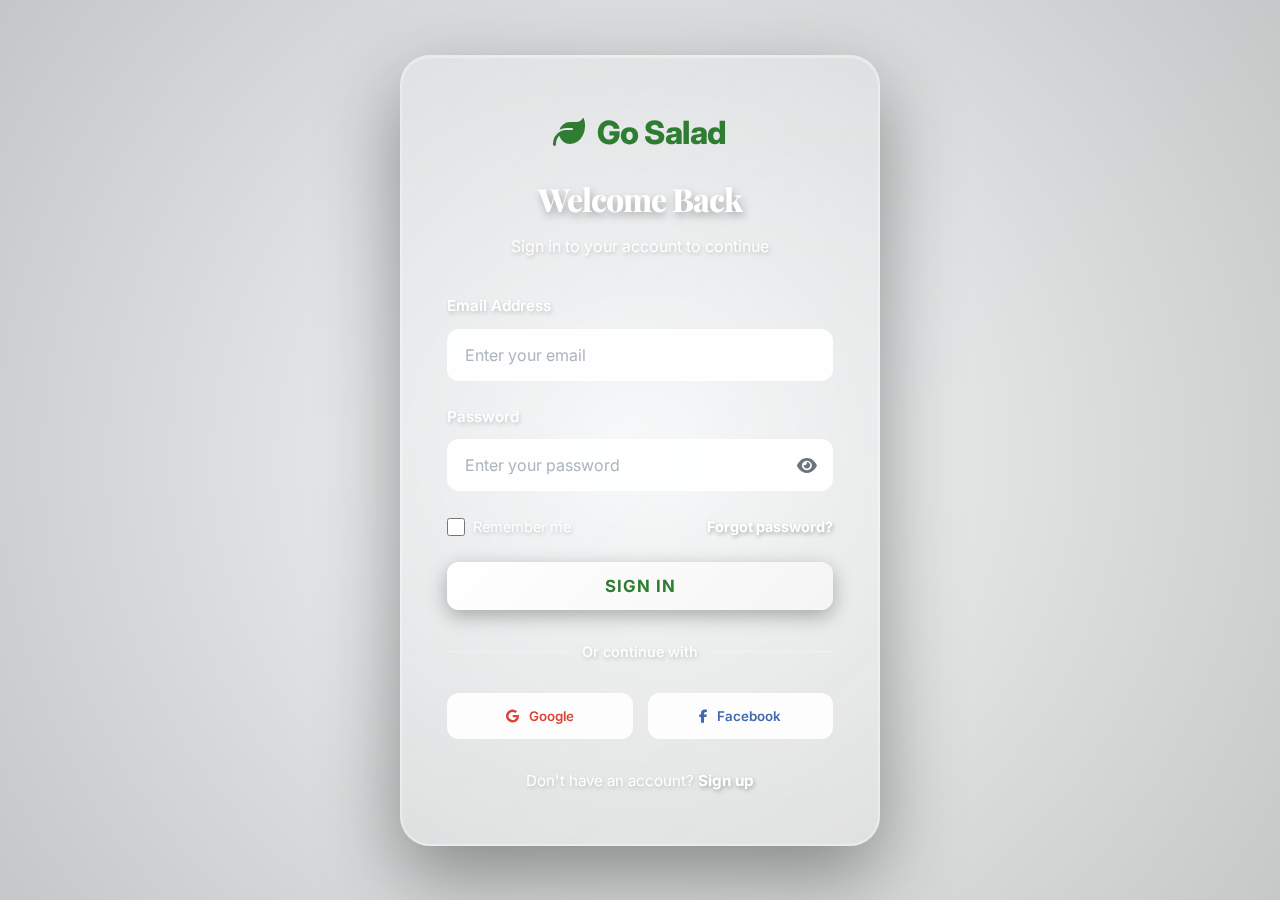
<file: go salad menu/account.html>
<!DOCTYPE html>
<html lang="en">
<head>
    <meta charset="UTF-8">
    <meta name="viewport" content="width=device-width, initial-scale=1.0">
    <title>My Account - FreshGreens</title>
    <link rel="stylesheet" href="https://cdnjs.cloudflare.com/ajax/libs/font-awesome/6.4.0/css/all.min.css">
    <link rel="stylesheet" href="style.css">
    <style>
        .account-container {
            max-width: 1200px;
            margin: 0 auto;
            padding: 20px;
        }
        
        .account-header {
            display: flex;
            justify-content: space-between;
            align-items: center;
            margin-bottom: 30px;
            padding-bottom: 20px;
            border-bottom: 1px solid var(--light-gray);
        }
        
        .account-welcome h1 {
            color: var(--primary);
            margin-bottom: 5px;
        }
        
        .account-welcome p {
            color: var(--gray);
        }
        
        .account-nav {
            display: flex;
            gap: 15px;
        }
        
        .account-content {
            display: grid;
            grid-template-columns: 300px 1fr;
            gap: 30px;
        }
        
        .account-sidebar {
            background: white;
            border-radius: 8px;
            box-shadow: 0 4px 12px rgba(0,0,0,0.08);
            padding: 0;
            overflow: hidden;
        }
        
        .sidebar-menu {
            list-style: none;
        }
        
        .sidebar-menu li {
            border-bottom: 1px solid var(--light-gray);
        }
        
        .sidebar-menu li:last-child {
            border-bottom: none;
        }
        
        .sidebar-menu a {
            display: flex;
            align-items: center;
            gap: 12px;
            padding: 15px 20px;
            color: var(--dark);
            text-decoration: none;
            transition: all 0.3s;
        }
        
        .sidebar-menu a:hover, .sidebar-menu a.active {
            background: var(--primary-light);
            color: white;
        }
        
        .sidebar-menu i {
            width: 20px;
            text-align: center;
        }
        
        .account-main {
            background: white;
            border-radius: 8px;
            box-shadow: 0 4px 12px rgba(0,0,0,0.08);
            padding: 30px;
        }
        
        .section-title {
            margin-bottom: 25px;
            padding-bottom: 15px;
            border-bottom: 1px solid var(--light-gray);
        }
        
        .section-title h2 {
            color: var(--primary);
            font-size: 1.5rem;
        }
        
        .profile-info {
            display: grid;
            grid-template-columns: 1fr 1fr;
            gap: 20px;
            margin-bottom: 30px;
        }
        
        .info-card {
            background: var(--light);
            padding: 20px;
            border-radius: 8px;
        }
        
        .info-card h3 {
            margin-bottom: 15px;
            color: var(--primary);
        }
        
        .info-item {
            display: flex;
            justify-content: space-between;
            margin-bottom: 10px;
            padding-bottom: 10px;
            border-bottom: 1px solid rgba(0,0,0,0.05);
        }
        
        .info-item:last-child {
            margin-bottom: 0;
            padding-bottom: 0;
            border-bottom: none;
        }
        
        .info-label {
            font-weight: 500;
        }
        
        .info-value {
            color: var(--gray);
        }
        
        .edit-btn {
            background: var(--primary);
            color: white;
            border: none;
            padding: 8px 15px;
            border-radius: 4px;
            cursor: pointer;
            transition: background 0.3s;
        }
        
        .edit-btn:hover {
            background: var(--primary-dark);
        }
        
        .preferences-grid {
            display: grid;
            grid-template-columns: repeat(auto-fill, minmax(200px, 1fr));
            gap: 15px;
            margin-bottom: 30px;
        }
        
        .preference-item {
            display: flex;
            align-items: center;
            gap: 10px;
        }
        
        .order-history {
            margin-top: 30px;
        }
        
        .order-item {
            display: flex;
            justify-content: space-between;
            align-items: center;
            padding: 15px;
            border: 1px solid var(--light-gray);
            border-radius: 8px;
            margin-bottom: 15px;
        }
        
        .order-details h4 {
            margin-bottom: 5px;
        }
        
        .order-date {
            color: var(--gray);
            font-size: 0.9rem;
        }
        
        .order-price {
            font-weight: 600;
            color: var(--primary);
        }
        
        .no-orders {
            text-align: center;
            padding: 40px;
            color: var(--gray);
        }
        
        .no-orders i {
            font-size: 3rem;
            margin-bottom: 15px;
            color: var(--light-gray);
        }
        
        @media (max-width: 768px) {
            .account-content {
                grid-template-columns: 1fr;
            }
            
            .profile-info {
                grid-template-columns: 1fr;
            }
            
            .account-header {
                flex-direction: column;
                align-items: flex-start;
                gap: 15px;
            }
        }

        /* Buttons used across account page */
        .btn {
            display: inline-block;
            padding: 8px 12px;
            border-radius: 6px;
            border: 1px solid transparent;
            background: #f5f5f5;
            color: #222;
            cursor: pointer;
            transition: background 0.15s ease, transform 0.06s ease;
            font-weight: 600;
        }

        .btn:hover { transform: translateY(-1px); }

        .btn-primary {
            background: var(--primary);
            color: #fff;
            border-color: var(--primary-dark);
        }

        .btn-outline {
            background: transparent;
            border-color: var(--primary);
            color: var(--primary);
        }

        /* Card improvements for addresses & payments */
        .info-card { background: #fff; border: 1px solid rgba(0,0,0,0.05); }
        .info-card .btn { padding: 6px 10px; font-size: 0.9rem; }

        .no-orders { background: linear-gradient(90deg, rgba(246,248,250,0.6), rgba(255,255,255,0.6)); border-radius: 8px; padding: 30px; }

        /* Payment method badges */
        .payment-badge { display:inline-block; padding:4px 8px; border-radius:12px; font-size:0.8rem; background:#f1f6f2; color:var(--primary); margin-left:8px; }

        /* Modal scaffold (hidden by default) - ready for future UX improvements */
        .modal-backdrop { position:fixed; inset:0; background:rgba(0,0,0,0.45); display:none; align-items:center; justify-content:center; z-index:1200; }
        .modal { background:#fff; border-radius:10px; width:100%; max-width:520px; padding:20px; box-shadow:0 20px 50px rgba(0,0,0,0.2); }
        .modal h3 { margin-top:0; }
        .modal .form-row { display:flex; gap:10px; }
        .modal .form-input { width:100%; padding:10px; border:1px solid #e6e6e6; border-radius:6px; }
        .modal-actions { display:flex; gap:10px; justify-content:flex-end; margin-top:15px; }

    </style>
</head>
<body>
    <!-- Header -->
    <header>
        <div class="container">
            <nav class="navbar">
                <div class="logo">
                    <i class="fas fa-leaf"></i>
                    <span>Go Salad</span>
                </div>
                <div class="nav-links">
                    <a href="index.html">Home</a>
                    <a href="index.html#menu">Menu</a>
                    <a href="index.html#builder">Build Your Salad</a>
                    <a href="index.html#nutrition">Nutrition</a>
                    <a href="account.html" class="active">My Account</a>
                </div>
                <div class="nav-actions">
                    <a href="#" class="cart-icon">
                        <i class="fas fa-shopping-cart"></i>
                        <span class="cart-count">0</span>
                    </a>
                    <button class="btn btn-outline" id="logoutBtn">Logout</button>
                </div>
            </nav>
        </div>
    </header>

    <div class="container account-container">
        <div class="account-header">
            <div class="account-welcome">
                <h1 id="welcomeMessage">Welcome, User!</h1>
                <p id="memberSince">Member since January 2023</p>
            </div>
            <div class="account-nav">
                <button class="btn btn-primary" onclick="window.location.href='index.html#builder'">
                    <i class="fas fa-plus"></i> Build New Salad
                </button>
                <button class="btn btn-outline" onclick="window.location.href='index.html#menu'">
                    <i class="fas fa-utensils"></i> Browse Menu
                </button>
            </div>
        </div>
        
        <div class="account-content">
            <div class="account-sidebar">
                <ul class="sidebar-menu">
                    <li><a href="#" class="active" data-tab="profile"><i class="fas fa-user"></i> Profile</a></li>
                    <li><a href="#" data-tab="preferences"><i class="fas fa-heart"></i> Preferences</a></li>
                    <li><a href="#" data-tab="orders"><i class="fas fa-history"></i> Order History</a></li>
                    <li><a href="#" data-tab="addresses"><i class="fas fa-map-marker-alt"></i> Addresses</a></li>
                    <li><a href="#" data-tab="payment"><i class="fas fa-credit-card"></i> Payment Methods</a></li>
                    <li><a href="track-order.html"><i class="fas fa-tracking"></i> Track Order</a></li>
                </ul>
            </div>
            
            <div class="account-main">
                <!-- Profile Tab -->
                <div class="account-tab active" id="profile-tab">
                    <div class="section-title">
                        <h2>Personal Information</h2>
                    </div>
                    
                    <div class="profile-info">
                        <div class="info-card">
                            <h3>Basic Info</h3>
                            <div class="info-item">
                                <span class="info-label">Full Name:</span>
                                <span class="info-value" id="userFullName">Loading...</span>
                            </div>
                            <div class="info-item">
                                <span class="info-label">Email:</span>
                                <span class="info-value" id="userEmail">Loading...</span>
                            </div>
                            <div class="info-item">
                                <span class="info-label">Member Since:</span>
                                <span class="info-value" id="userJoinDate">Loading...</span>
                            </div>
                            <button class="edit-btn" id="editProfileBtn">Edit Profile</button>
                        </div>
                        
                        <div class="info-card">
                            <h3>Dietary Preferences</h3>
                            <div class="info-item">
                                <span class="info-label">Primary Diet:</span>
                                <span class="info-value" id="userDiet">Not specified</span>
                            </div>
                            <div class="info-item">
                                <span class="info-label">Allergies:</span>
                                <span class="info-value" id="userAllergies">None specified</span>
                            </div>
                            <div class="info-item">
                                <span class="info-label">Favorite Ingredients:</span>
                                <span class="info-value" id="userFavorites">Not specified</span>
                            </div>
                            <button class="edit-btn" id="editPreferencesBtn">Edit Preferences</button>
                        </div>
                    </div>
                </div>
                
                <!-- Preferences Tab -->
                <div class="account-tab" id="preferences-tab">
                    <div class="section-title">
                        <h2>Dietary Preferences</h2>
                    </div>
                    
                    <h3>Select your dietary preferences:</h3>
                    <div class="preferences-grid">
                        <div class="preference-item">
                            <input type="checkbox" id="pref-vegan" class="diet-preference">
                            <label for="pref-vegan">Vegan</label>
                        </div>
                        <div class="preference-item">
                            <input type="checkbox" id="pref-vegetarian" class="diet-preference">
                            <label for="pref-vegetarian">Vegetarian</label>
                        </div>
                        <div class="preference-item">
                            <input type="checkbox" id="pref-glutenfree" class="diet-preference">
                            <label for="pref-glutenfree">Gluten-Free</label>
                        </div>
                        <div class="preference-item">
                            <input type="checkbox" id="pref-dairyfree" class="diet-preference">
                            <label for="pref-dairyfree">Dairy-Free</label>
                        </div>
                        <div class="preference-item">
                            <input type="checkbox" id="pref-lowcarb" class="diet-preference">
                            <label for="pref-lowcarb">Low-Carb</label>
                        </div>
                        <div class="preference-item">
                            <input type="checkbox" id="pref-highprotein" class="diet-preference">
                            <label for="pref-highprotein">High-Protein</label>
                        </div>
                    </div>
                    
                    <button class="btn btn-primary" id="savePreferencesBtn">Save Preferences</button>
                </div>
                
                <!-- Order History Tab -->
                <div class="account-tab" id="orders-tab">
                    <div class="section-title">
                        <h2>Order History</h2>
                    </div>
                    
                    <div id="orderHistoryContent">
                        <div class="no-orders">
                            <i class="fas fa-shopping-bag"></i>
                            <h3>No orders yet</h3>
                            <p>Your order history will appear here once you place your first order.</p>
                            <button class="btn btn-primary" onclick="window.location.href='index.html#menu'">Browse Menu</button>
                        </div>
                    </div>
                </div>
                
                <!-- Addresses Tab -->
                <div class="account-tab" id="addresses-tab">
                    <div class="section-title">
                        <h2>Saved Addresses</h2>
                    </div>
                    
                    <div class="no-orders">
                        <i class="fas fa-map-marker-alt"></i>
                        <h3>No saved addresses</h3>
                        <p>You haven't saved any delivery addresses yet.</p>
                        <button class="btn btn-primary" id="addAddressBtn">Add Address</button>
                    </div>
                </div>
                
                <!-- Payment Methods Tab -->
                <div class="account-tab" id="payment-tab">
                    <div class="section-title">
                        <h2>Payment Methods</h2>
                    </div>
                    
                    <div class="no-orders">
                        <i class="fas fa-credit-card"></i>
                        <h3>No payment methods</h3>
                        <p>You haven't saved any payment methods yet.</p>
                        <button class="btn btn-primary" id="addPaymentBtn">Add Payment Method</button>
                    </div>
                </div>
            </div>
        </div>
    </div>

    <script>
        // Check if user is logged in
        window.addEventListener('DOMContentLoaded', function() {
            const currentUser = localStorage.getItem('freshgreens_current_user');
            
            if (!currentUser) {
                // Redirect to login if not logged in
                window.location.href = 'login.html';
                return;
            }
            
            // Load user data
            const user = JSON.parse(currentUser);
            loadUserData(user);
            setupEventListeners();
        });
        
        function loadUserData(user) {
            // Update welcome message
            document.getElementById('welcomeMessage').textContent = `Welcome, ${user.firstName}!`;
            
            // Format join date
            const joinDate = new Date(user.joinDate);
            const options = { year: 'numeric', month: 'long' };
            document.getElementById('memberSince').textContent = `Member since ${joinDate.toLocaleDateString('en-US', options)}`;
            
            // Update profile info
            document.getElementById('userFullName').textContent = `${user.firstName} ${user.lastName}`;
            document.getElementById('userEmail').textContent = user.email;
            document.getElementById('userJoinDate').textContent = joinDate.toLocaleDateString('en-US', { 
                year: 'numeric', 
                month: 'long', 
                day: 'numeric' 
            });
            
            // Load preferences if they exist
            if (user.preferences && user.preferences.dietary) {
                user.preferences.dietary.forEach(pref => {
                    const checkbox = document.getElementById(`pref-${pref.toLowerCase()}`);
                    if (checkbox) {
                        checkbox.checked = true;
                    }
                });
                
                // Update profile view
                if (user.preferences.dietary.length > 0) {
                    // Use the label text for each saved preference (falls back to capitalized key)
                    const displayPrefs = user.preferences.dietary.map(prefKey => {
                        const normalized = prefKey.toLowerCase();
                        const labelEl = document.querySelector(`label[for="pref-${normalized}"]`);
                        if (labelEl) return labelEl.textContent.trim();
                        // Fallback: transform 'highprotein' -> 'Highprotein'
                        return prefKey.charAt(0).toUpperCase() + prefKey.slice(1);
                    });

                    document.getElementById('userDiet').textContent = displayPrefs.join(', ');
                }
                
                if (user.preferences.allergies && user.preferences.allergies.length > 0) {
                    document.getElementById('userAllergies').textContent = user.preferences.allergies.join(', ');
                }
                
                if (user.preferences.favorites && user.preferences.favorites.length > 0) {
                    document.getElementById('userFavorites').textContent = user.preferences.favorites.join(', ');
                }
            }
            
            // Load order history if it exists
            if (user.orderHistory && user.orderHistory.length > 0) {
                displayOrderHistory(user.orderHistory);
            }
            // Render addresses section
            renderAddresses(user);
            // Render payment methods
            renderPayments(user);
        }
        
        function displayOrderHistory(orders) {
            const orderHistoryContent = document.getElementById('orderHistoryContent');
            
            if (orders.length === 0) {
                orderHistoryContent.innerHTML = `
                    <div class="no-orders">
                        <i class="fas fa-shopping-bag"></i>
                        <h3>No orders yet</h3>
                        <p>Your order history will appear here once you place your first order.</p>
                        <button class="btn btn-primary" onclick="window.location.href='index.html#menu'">Browse Menu</button>
                    </div>
                `;
                return;
            }
            
            let ordersHTML = '';
            
            orders.forEach(order => {
                const orderDate = new Date(order.date).toLocaleDateString('en-US', {
                    year: 'numeric',
                    month: 'short',
                    day: 'numeric'
                });
                
                ordersHTML += `
                    <div class="order-item">
                        <div class="order-details">
                            <h4>${order.items.join(', ')}</h4>
                            <p class="order-date">Ordered on ${orderDate}</p>
                        </div>
                        <div class="order-price">₱${order.total.toFixed(2)}</div>
                    </div>
                `;
            });
            
            orderHistoryContent.innerHTML = ordersHTML;
        }
        
        function setupEventListeners() {
            // Tab navigation — only intercept links that have a data-tab attribute
            document.querySelectorAll('.sidebar-menu a').forEach(link => {
                link.addEventListener('click', function(e) {
                    const tabName = this.getAttribute('data-tab');
                    if (!tabName) {
                        // No data-tab -> external or page link (e.g., Track Order). Allow default navigation.
                        return;
                    }
                    e.preventDefault();

                    // Remove active class from all tabs and links
                    document.querySelectorAll('.sidebar-menu a').forEach(a => a.classList.remove('active'));
                    document.querySelectorAll('.account-tab').forEach(tab => tab.classList.remove('active'));

                    // Add active class to clicked link
                    this.classList.add('active');

                    // Show corresponding tab
                    const tabId = tabName + '-tab';
                    const target = document.getElementById(tabId);
                    if (target) target.classList.add('active');
                });
            });
            
            // Logout button
            document.getElementById('logoutBtn').addEventListener('click', function() {
                localStorage.removeItem('freshgreens_current_user');
                window.location.href = 'login.html';
            });
            
            // Save preferences
            document.getElementById('savePreferencesBtn').addEventListener('click', function() {
                const selectedPreferences = [];
                document.querySelectorAll('.diet-preference:checked').forEach(checkbox => {
                    selectedPreferences.push(checkbox.id.replace('pref-', ''));
                });
                
                // Update user preferences
                const currentUser = JSON.parse(localStorage.getItem('freshgreens_current_user'));
                currentUser.preferences.dietary = selectedPreferences;
                
                // Update in localStorage
                localStorage.setItem('freshgreens_current_user', JSON.stringify(currentUser));
                
                // Update users array
                const users = JSON.parse(localStorage.getItem('freshgreens_users')) || [];
                const userIndex = users.findIndex(u => u.id === currentUser.id);
                if (userIndex !== -1) {
                    users[userIndex] = currentUser;
                    localStorage.setItem('freshgreens_users', JSON.stringify(users));
                }
                
                window.showModalNotification('Preferences saved successfully!');
            });
            
            // Add sample order (for demo purposes)
            document.querySelector('.btn-primary').addEventListener('click', function() {
                if (this.textContent.includes('Browse Menu')) {
                    // Add a sample order when user goes to browse menu
                    const currentUser = JSON.parse(localStorage.getItem('freshgreens_current_user'));
                    
                    if (!currentUser.orderHistory) {
                        currentUser.orderHistory = [];
                    }
                    
                    // Add sample order if none exists
                    if (currentUser.orderHistory.length === 0) {
                        currentUser.orderHistory.push({
                            id: 'ORD' + Date.now(),
                            date: new Date().toISOString(),
                            items: ['Mediterranean Bliss', 'Custom Salad'],
                            total: 388,
                            status: 'Delivered'
                        });
                        
                        // Update in localStorage
                        localStorage.setItem('freshgreens_current_user', JSON.stringify(currentUser));
                        
                        const users = JSON.parse(localStorage.getItem('freshgreens_users')) || [];
                        const userIndex = users.findIndex(u => u.id === currentUser.id);
                        if (userIndex !== -1) {
                            users[userIndex] = currentUser;
                            localStorage.setItem('freshgreens_users', JSON.stringify(users));
                        }
                    }
                }
            });
            
            // Addresses: Add / render
            const addAddressBtn = document.getElementById('addAddressBtn');
            if (addAddressBtn) {
                addAddressBtn.addEventListener('click', function() {
                    const currentUser = JSON.parse(localStorage.getItem('freshgreens_current_user'));
                    showAddressPrompt(currentUser);
                });
            }
            // Payments: Add / render
            const addPaymentBtn = document.getElementById('addPaymentBtn');
            if (addPaymentBtn) {
                addPaymentBtn.addEventListener('click', function() {
                    const currentUser = JSON.parse(localStorage.getItem('freshgreens_current_user'));
                    showPaymentPrompt(currentUser);
                });
            }
        }

        // Render addresses for the user
        function renderAddresses(user) {
            const addressesTab = document.getElementById('addresses-tab');
            if (!addressesTab) return;

            const addresses = (user.addresses && user.addresses.length) ? user.addresses : [];

            if (addresses.length === 0) {
                addressesTab.innerHTML = `
                    <div class="section-title">
                        <h2>Saved Addresses</h2>
                    </div>
                    <div class="no-orders">
                        <i class="fas fa-map-marker-alt"></i>
                        <h3>No saved addresses</h3>
                        <p>You haven't saved any delivery addresses yet.</p>
                        <button class="btn btn-primary" id="addAddressBtn">Add Address</button>
                    </div>
                `;
                // Reattach handler
                const addBtn = document.getElementById('addAddressBtn');
                if (addBtn) addBtn.addEventListener('click', function() {
                    const currentUser = JSON.parse(localStorage.getItem('freshgreens_current_user'));
                    showAddressPrompt(currentUser);
                });
                return;
            }

            // Build addresses list
            let html = '<div class="section-title"><h2>Saved Addresses</h2></div><div style="display:grid;gap:10px;">';
            addresses.forEach(addr => {
                html += `
                    <div class="info-card" style="display:flex;justify-content:space-between;align-items:center;">
                        <div>
                            <div style="font-weight:600">${addr.label || 'Home'}</div>
                            <div style="color:var(--gray)">${addr.address}</div>
                        </div>
                        <div style="display:flex;gap:8px">
                            <button class="edit-address-btn btn" data-id="${addr.id}">Edit</button>
                            <button class="remove-address-btn btn" data-id="${addr.id}">Remove</button>
                        </div>
                    </div>
                `;
            });
            html += `<div><button class="btn btn-primary" id="addAddressBtn">Add Address</button></div>`;
            html += '</div>';

            addressesTab.innerHTML = html;

            // Wire buttons
            document.querySelectorAll('.edit-address-btn').forEach(btn => {
                btn.addEventListener('click', function() {
                    const id = this.getAttribute('data-id');
                    const currentUser = JSON.parse(localStorage.getItem('freshgreens_current_user'));
                    const addr = (currentUser.addresses || []).find(a => a.id === id);
                    if (addr) showAddressPrompt(currentUser, addr);
                });
            });

            document.querySelectorAll('.remove-address-btn').forEach(btn => {
                btn.addEventListener('click', async function() {
                    const id = this.getAttribute('data-id');
                    try {
                        const confirmed = await window.showConfirmModal('Remove this address?');
                        if (!confirmed) return;
                    } catch (e) { return; }

                    const currentUser = JSON.parse(localStorage.getItem('freshgreens_current_user'));
                    currentUser.addresses = (currentUser.addresses || []).filter(a => a.id !== id);
                    // Save
                    localStorage.setItem('freshgreens_current_user', JSON.stringify(currentUser));
                    const users = JSON.parse(localStorage.getItem('freshgreens_users')) || [];
                    const idx = users.findIndex(u => u.id === currentUser.id);
                    if (idx !== -1) { users[idx] = currentUser; localStorage.setItem('freshgreens_users', JSON.stringify(users)); }
                    renderAddresses(currentUser);
                });
            });

            const addBtn2 = document.getElementById('addAddressBtn');
            if (addBtn2) addBtn2.addEventListener('click', function() {
                const currentUser = JSON.parse(localStorage.getItem('freshgreens_current_user'));
                showAddressPrompt(currentUser);
            });
        }

        function showAddressPrompt(user, existing) {
            // Use a simple prompt flow for now
            const label = prompt('Address label (Home, Work, etc):', existing ? existing.label : 'Home');
            if (label === null) return; // cancelled
            const address = prompt('Enter your full address:', existing ? existing.address : '');
            if (address === null) return;

            if (!user.addresses) user.addresses = [];

            if (existing) {
                // update
                user.addresses = user.addresses.map(a => a.id === existing.id ? Object.assign({}, a, { label: label, address: address }) : a);
            } else {
                user.addresses.push({ id: Date.now().toString(), label: label, address: address });
            }

            // Save to localStorage and users list
            localStorage.setItem('freshgreens_current_user', JSON.stringify(user));
            const users = JSON.parse(localStorage.getItem('freshgreens_users')) || [];
            const idx = users.findIndex(u => u.id === user.id);
            if (idx !== -1) { users[idx] = user; } else { users.push(user); }
            localStorage.setItem('freshgreens_users', JSON.stringify(users));

            // Re-render
            renderAddresses(user);
            window.showModalNotification('Address saved');
        }

        // Payment methods: render and CRUD
        function renderPayments(user) {
            const paymentTab = document.getElementById('payment-tab');
            if (!paymentTab) return;

            const payments = (user.paymentMethods && user.paymentMethods.length) ? user.paymentMethods : [];

            if (payments.length === 0) {
                paymentTab.innerHTML = `
                    <div class="section-title">
                        <h2>Payment Methods</h2>
                    </div>
                    <div class="no-orders">
                        <i class="fas fa-credit-card"></i>
                        <h3>No payment methods</h3>
                        <p>You haven't saved any payment methods yet.</p>
                        <button class="btn btn-primary" id="addPaymentBtn">Add Payment Method</button>
                    </div>
                `;
                const addBtn = document.getElementById('addPaymentBtn');
                if (addBtn) addBtn.addEventListener('click', function() {
                    const currentUser = JSON.parse(localStorage.getItem('freshgreens_current_user'));
                    showPaymentPrompt(currentUser);
                });
                return;
            }

            let html = '<div class="section-title"><h2>Payment Methods</h2></div><div style="display:grid;gap:10px;">';
            payments.forEach(pm => {
                const isDefault = user.defaultPaymentId === pm.id;
                html += `
                    <div class="info-card" style="display:flex;justify-content:space-between;align-items:center;">
                        <div>
                            <div style="font-weight:600">${pm.label || (pm.type === 'gcash' ? 'GCash' : 'Cash')} ${isDefault ? '· Default' : ''}</div>
                            <div style="color:var(--gray)">${pm.type === 'gcash' ? 'GCash Number: ' + pm.details.number : 'Pay with cash on delivery'}</div>
                        </div>
                        <div style="display:flex;gap:8px">
                            <button class="set-default-payment-btn btn" data-id="${pm.id}">${isDefault ? 'Default' : 'Make Default'}</button>
                            <button class="edit-payment-btn btn" data-id="${pm.id}">Edit</button>
                            <button class="remove-payment-btn btn" data-id="${pm.id}">Remove</button>
                        </div>
                    </div>
                `;
            });
            html += `<div><button class="btn btn-primary" id="addPaymentBtn">Add Payment Method</button></div>`;
            html += '</div>';

            paymentTab.innerHTML = html;

            // Wire buttons
            document.querySelectorAll('.set-default-payment-btn').forEach(btn => {
                btn.addEventListener('click', function() {
                    const id = this.getAttribute('data-id');
                    const currentUser = JSON.parse(localStorage.getItem('freshgreens_current_user'));
                    currentUser.defaultPaymentId = id;
                    // Save
                    localStorage.setItem('freshgreens_current_user', JSON.stringify(currentUser));
                    const users = JSON.parse(localStorage.getItem('freshgreens_users')) || [];
                    const idx = users.findIndex(u => u.id === currentUser.id);
                    if (idx !== -1) { users[idx] = currentUser; localStorage.setItem('freshgreens_users', JSON.stringify(users)); }
                    renderPayments(currentUser);
                });
            });

            document.querySelectorAll('.edit-payment-btn').forEach(btn => {
                btn.addEventListener('click', function() {
                    const id = this.getAttribute('data-id');
                    const currentUser = JSON.parse(localStorage.getItem('freshgreens_current_user'));
                    const pm = (currentUser.paymentMethods || []).find(p => p.id === id);
                    if (pm) showPaymentPrompt(currentUser, pm);
                });
            });

            document.querySelectorAll('.remove-payment-btn').forEach(btn => {
                btn.addEventListener('click', async function() {
                    const id = this.getAttribute('data-id');
                    try {
                        const confirmed = await window.showConfirmModal('Remove this payment method?');
                        if (!confirmed) return;
                    } catch (e) { return; }

                    const currentUser = JSON.parse(localStorage.getItem('freshgreens_current_user'));
                    currentUser.paymentMethods = (currentUser.paymentMethods || []).filter(p => p.id !== id);
                    if (currentUser.defaultPaymentId === id) delete currentUser.defaultPaymentId;
                    // Save
                    localStorage.setItem('freshgreens_current_user', JSON.stringify(currentUser));
                    const users = JSON.parse(localStorage.getItem('freshgreens_users')) || [];
                    const idx = users.findIndex(u => u.id === currentUser.id);
                    if (idx !== -1) { users[idx] = currentUser; localStorage.setItem('freshgreens_users', JSON.stringify(users)); }
                    renderPayments(currentUser);
                });
            });

            const addBtn2 = document.getElementById('addPaymentBtn');
            if (addBtn2) addBtn2.addEventListener('click', function() {
                const currentUser = JSON.parse(localStorage.getItem('freshgreens_current_user'));
                showPaymentPrompt(currentUser);
            });
        }

        function showPaymentPrompt(user, existing) {
            // Prompt user to choose payment type: cash or gcash
            const type = prompt('Enter payment type: "cash" or "gcash"', existing ? existing.type : 'cash');
            if (type === null) return;
            const t = type.trim().toLowerCase();
            if (t !== 'cash' && t !== 'gcash') { window.showModalNotification('Invalid type. Please enter "cash" or "gcash".', { stayOpen: true }); return; }

            if (!user.paymentMethods) user.paymentMethods = [];

            if (t === 'cash') {
                const label = prompt('Label for this payment method (e.g., Cash on Delivery):', existing ? existing.label : 'Cash');
                if (label === null) return;

                if (existing) {
                    user.paymentMethods = user.paymentMethods.map(p => p.id === existing.id ? Object.assign({}, p, { type: 'cash', label: label, details: {} }) : p);
                } else {
                    user.paymentMethods.push({ id: Date.now().toString(), type: 'cash', label: label, details: {} });
                }
            } else {
                // gcash
                const label = prompt('Label for this GCash (e.g., Personal GCash):', existing ? existing.label : 'GCash');
                if (label === null) return;
                const number = prompt('Enter GCash number (digits only):', existing && existing.details ? existing.details.number : '');
                if (number === null) return;

                if (existing) {
                    user.paymentMethods = user.paymentMethods.map(p => p.id === existing.id ? Object.assign({}, p, { type: 'gcash', label: label, details: { number: number } }) : p);
                } else {
                    user.paymentMethods.push({ id: Date.now().toString(), type: 'gcash', label: label, details: { number: number } });
                }
            }

            // Save
            localStorage.setItem('freshgreens_current_user', JSON.stringify(user));
            const users = JSON.parse(localStorage.getItem('freshgreens_users')) || [];
            const idx = users.findIndex(u => u.id === user.id);
            if (idx !== -1) { users[idx] = user; } else { users.push(user); }
            localStorage.setItem('freshgreens_users', JSON.stringify(users));

            renderPayments(user);
            window.showModalNotification('Payment method saved');
        }
    </script>
</body>
</html>
</file>
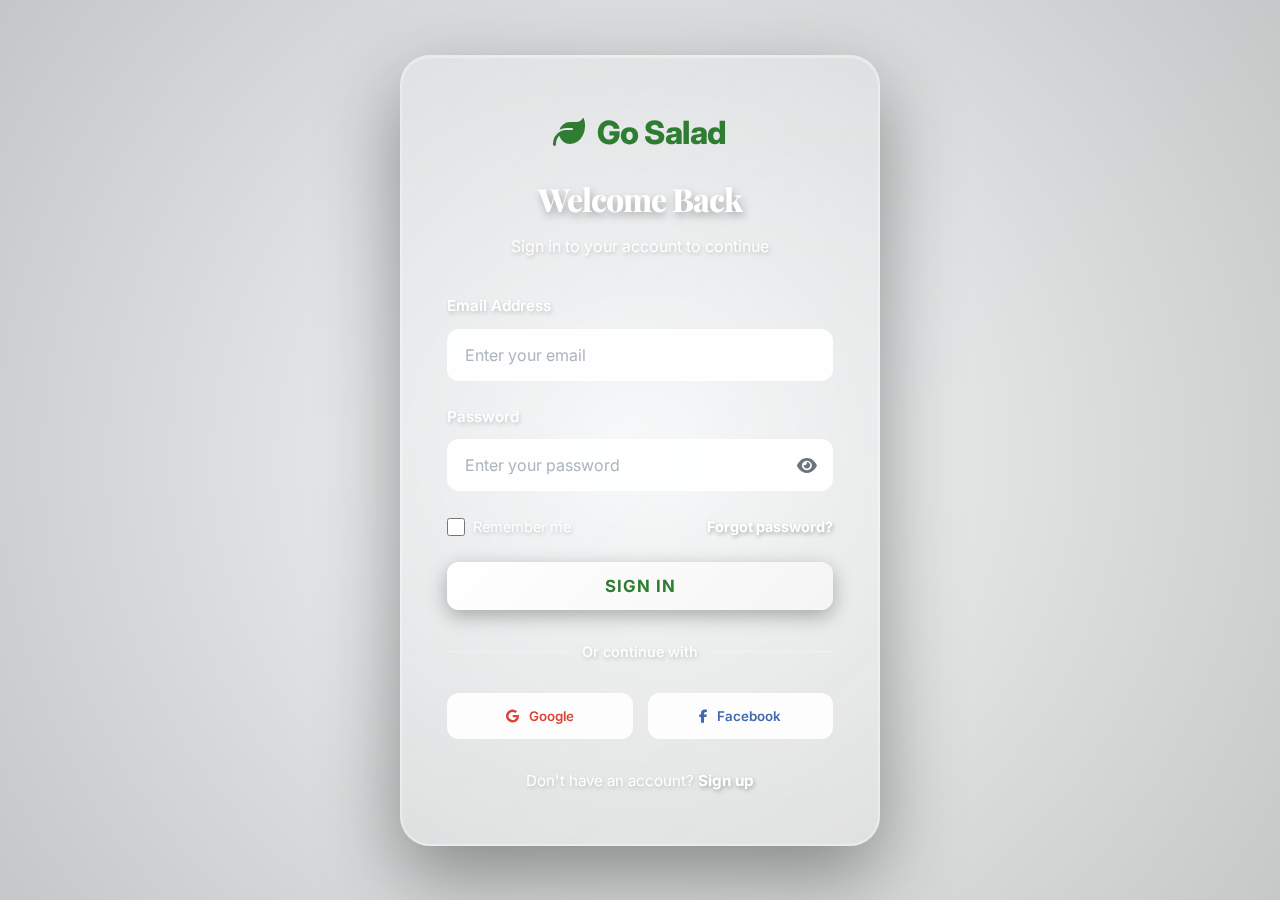
<file: go salad menu/admin-add-menu.html>
<!DOCTYPE html>
<html lang="en">
<head>
    <meta charset="UTF-8">
    <meta name="viewport" content="width=device-width, initial-scale=1.0">
    <title>Menu Management - FreshGreens Admin</title>
    <link rel="stylesheet" href="https://cdnjs.cloudflare.com/ajax/libs/font-awesome/6.4.0/css/all.min.css">
    <link rel="stylesheet" href="style.css">
    <link rel="stylesheet" href="admin.css">
    <link rel="stylesheet" href="menu-management.css">
</head>
<body>
    <div class="admin-container">
        <aside class="admin-sidebar">
            <div class="admin-logo">
                <i class="fas fa-leaf"></i>
                <h2>Go Salad Admin</h2>
            </div>

            <nav class="admin-nav">
                <ul>
                    <li><a href="admin.html" class="nav-link"><i class="fas fa-chart-line"></i> Dashboard</a></li>
                    <li><a href="admin-orders.html" class="nav-link"><i class="fas fa-shopping-bag"></i> Orders</a></li>
                    <li><a href="admin-users.html" class="nav-link"><i class="fas fa-users"></i> Users</a></li>
                    <li><a href="admin-add-menu.html" class="nav-link active"><i class="fas fa-plus-circle"></i> Add Menu</a></li>
                    <li><a href="analytics.html" class="nav-link"><i class="fas fa-chart-bar"></i> Analytics</a></li>
                    <li><hr></li>
                    <li><a href="login.html" class="nav-link" id="adminLogout"><i class="fas fa-sign-out-alt"></i> Logout</a></li>
                </ul>
            </nav>
        </aside>

        <main class="admin-main">
            <header class="admin-header">
                <div class="header-left">
                    <h1>Menu Management</h1>
                </div>
                <div class="header-right">
                    <div class="admin-user-info">
                        <span id="adminName">Admin</span>
                        <img src="https://api.dicebear.com/7.x/avataaars/svg?seed=admin" alt="Admin" class="admin-avatar">
                    </div>
                </div>
            </header>

            <div class="admin-content">
                <!-- Tabs for Menu Types -->
                <div class="menu-tabs">
                    <button class="tab-btn active" data-tab="premade">
                        <i class="fas fa-bowl-food"></i> Premade Salads
                    </button>
                    <button class="tab-btn" data-tab="ingredients">
                        <i class="fas fa-leaf"></i> Ingredients
                    </button>
                    <button class="tab-btn" data-tab="manage">
                        <i class="fas fa-cogs"></i> Manage Menu
                    </button>
                </div>

                <!-- Premade Salads Tab -->
                <div id="premade" class="tab-content active">
                    <div class="form-section">
                        <h2>Add New Premade Salad</h2>
                        <form id="addPremadeForm" class="menu-form">
                            <div class="form-row">
                                <div class="form-group">
                                    <label>Salad Name *</label>
                                    <input type="text" id="premadeName" required placeholder="e.g., Mediterranean Bliss">
                                </div>
                                <div class="form-group">
                                    <label>Price (₱) *</label>
                                    <input type="number" id="premadePrice" required step="0.01" min="0" placeholder="189">
                                </div>
                            </div>

                            <div class="form-group">
                                <label>Description *</label>
                                <textarea id="premadeDescription" required rows="3" placeholder="Describe the salad ingredients and flavors..."></textarea>
                            </div>

                            <div class="form-row">
                                <div class="form-group">
                                    <label>Image URL</label>
                                    <input type="url" id="premadeImage" placeholder="https://example.com/image.jpg">
                                </div>
                                <div class="form-group">
                                    <label>Availability</label>
                                    <select id="premadeAvailable">
                                        <option value="true">Available</option>
                                        <option value="false">Unavailable</option>
                                    </select>
                                </div>
                            </div>

                            <div class="nutrition-row">
                                <div class="form-group">
                                    <label>Calories</label>
                                    <input type="number" id="premadeCalories" placeholder="450">
                                </div>
                                <div class="form-group">
                                    <label>Protein (g)</label>
                                    <input type="number" id="premadeProtein" placeholder="18">
                                </div>
                                <div class="form-group">
                                    <label>Carbs (g)</label>
                                    <input type="number" id="premadeCarbs" placeholder="35">
                                </div>
                                <div class="form-group">
                                    <label>Fat (g)</label>
                                    <input type="number" id="premadeFat" placeholder="12">
                                </div>
                                <div class="form-group">
                                    <label>Fiber (g)</label>
                                    <input type="number" id="premadeFiber" placeholder="12">
                                </div>
                            </div>

                            <div class="form-group">
                                <label>Tags (comma-separated)</label>
                                <input type="text" id="premadeTags" placeholder="e.g., vegan, gluten-free, high-protein">
                            </div>

                            <button type="submit" class="btn btn-primary">
                                <i class="fas fa-plus"></i> Add Premade Salad
                            </button>
                        </form>
                    </div>

                    <!-- Premade Salads List -->
                    <div class="list-section">
                        <h2>Existing Premade Salads</h2>
                        <div class="items-grid" id="premadeList">
                            <p style="text-align: center; padding: 20px; color: var(--gray);">Loading premade salads...</p>
                        </div>
                    </div>
                </div>

                <!-- Ingredients Tab -->
                <div id="ingredients" class="tab-content">
                    <div class="form-section">
                        <h2>Add New Ingredient</h2>
                        <form id="addIngredientForm" class="menu-form">
                            <div class="form-row">
                                <div class="form-group">
                                    <label>Ingredient Name *</label>
                                    <input type="text" id="ingredientName" required placeholder="e.g., Grilled Chicken">
                                </div>
                                <div class="form-group">
                                    <label>Category *</label>
                                    <select id="ingredientCategory" required>
                                        <option value="">Select Category</option>
                                        <option value="base">Base</option>
                                        <option value="protein">Protein</option>
                                        <option value="vegetable">Vegetable</option>
                                        <option value="fruit">Fruit</option>
                                        <option value="topping">Topping</option>
                                        <option value="dressing">Dressing</option>
                                    </select>
                                </div>
                            </div>

                            <div class="form-row">
                                <div class="form-group">
                                    <label>Price (₱) *</label>
                                    <input type="number" id="ingredientPrice" required step="0.01" min="0" placeholder="65">
                                </div>
                                <div class="form-group">
                                    <label>Availability</label>
                                    <select id="ingredientAvailable">
                                        <option value="true">Available</option>
                                        <option value="false">Unavailable</option>
                                    </select>
                                </div>
                            </div>

                            <button type="submit" class="btn btn-primary">
                                <i class="fas fa-plus"></i> Add Ingredient
                            </button>
                        </form>
                    </div>

                    <!-- Ingredients List -->
                    <div class="list-section">
                        <h2>Existing Ingredients</h2>
                        <div class="ingredients-container" id="ingredientsList">
                            <p style="text-align: center; padding: 20px; color: var(--gray);">Loading ingredients...</p>
                        </div>
                    </div>
                </div>

                <!-- Manage Menu Tab -->
                <div id="manage" class="tab-content">
                    <section class="recent-section">
                        <h2>All Menu Items</h2>
                        <div class="table-container">
                            <table class="menu-table">
                                <thead>
                                    <tr>
                                        <th>Name</th>
                                        <th>Category</th>
                                        <th>Price (₱)</th>
                                        <th>Availability</th>
                                        <th>Actions</th>
                                    </tr>
                                </thead>
                                <tbody id="allMenuTableBody">
                                    <tr>
                                        <td colspan="5" style="text-align: center; padding: 20px;">Loading menu items...</td>
                                    </tr>
                                </tbody>
                            </table>
                        </div>
                    </section>
                </div>
            </div>
        </main>
    </div>

    <!-- Edit Premade Modal -->
    <div id="editPremadeModal" class="modal">
        <div class="modal-content modal-lg">
            <span class="close">&times;</span>
            <h2>Edit Premade Salad</h2>
            <form id="editPremadeForm" class="menu-form">
                <input type="hidden" id="editPremadeId">
                
                <div class="form-row">
                    <div class="form-group">
                        <label>Salad Name *</label>
                        <input type="text" id="editPremadeName" required>
                    </div>
                    <div class="form-group">
                        <label>Price (₱) *</label>
                        <input type="number" id="editPremadePrice" required step="0.01" min="0">
                    </div>
                </div>

                <div class="form-group">
                    <label>Description *</label>
                    <textarea id="editPremadeDescription" required rows="3"></textarea>
                </div>

                <div class="nutrition-row">
                    <div class="form-group">
                        <label>Calories</label>
                        <input type="number" id="editPremadeCalories">
                    </div>
                    <div class="form-group">
                        <label>Protein (g)</label>
                        <input type="number" id="editPremadeProtein">
                    </div>
                    <div class="form-group">
                        <label>Carbs (g)</label>
                        <input type="number" id="editPremadeCarbs">
                    </div>
                    <div class="form-group">
                        <label>Fat (g)</label>
                        <input type="number" id="editPremadeFat">
                    </div>
                    <div class="form-group">
                        <label>Fiber (g)</label>
                        <input type="number" id="editPremadeFiber">
                    </div>
                </div>

                <div class="form-buttons">
                    <button type="submit" class="btn btn-primary">Save Changes</button>
                    <button type="button" class="btn btn-secondary close-modal">Cancel</button>
                </div>
            </form>
        </div>
    </div>

    <!-- Edit Ingredient Modal -->
    <div id="editIngredientModal" class="modal">
        <div class="modal-content">
            <span class="close">&times;</span>
            <h2>Edit Ingredient</h2>
            <form id="editIngredientForm" class="menu-form">
                <input type="hidden" id="editIngredientId">
                
                <div class="form-group">
                    <label>Ingredient Name *</label>
                    <input type="text" id="editIngredientName" required>
                </div>

                <div class="form-group">
                    <label>Price (₱) *</label>
                    <input type="number" id="editIngredientPrice" required step="0.01" min="0">
                </div>

                <div class="form-buttons">
                    <button type="submit" class="btn btn-primary">Save Changes</button>
                    <button type="button" class="btn btn-secondary close-modal">Cancel</button>
                </div>
            </form>
        </div>
    </div>

    <script src="database.js"></script>
    <script src="admin.js"></script>
    <script src="menu-management.js"></script>
</body>
</html>
</file>
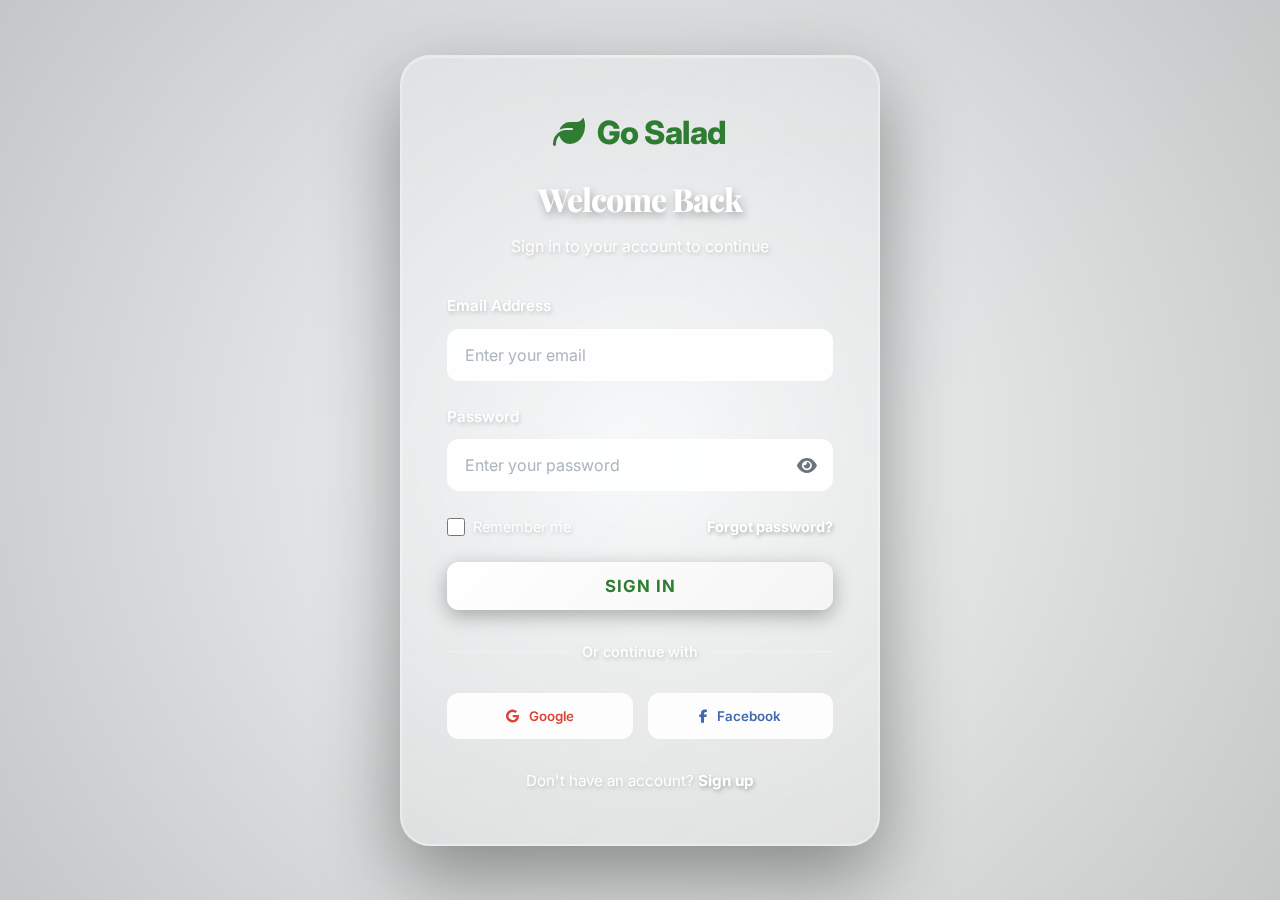
<file: go salad menu/admin-orders.html>
<!DOCTYPE html>
<html lang="en">
<head>
    <meta charset="UTF-8">
    <meta name="viewport" content="width=device-width, initial-scale=1.0">
    <title>Admin - Orders Management - FreshGreens</title>
    <link rel="stylesheet" href="https://cdnjs.cloudflare.com/ajax/libs/font-awesome/6.4.0/css/all.min.css">
    <link rel="stylesheet" href="style.css">
    <link rel="stylesheet" href="admin.css">
</head>
<body>
    <div class="admin-container">
        <!-- Sidebar Navigation -->
        <aside class="admin-sidebar">
            <div class="admin-logo">
                <i class="fas fa-leaf"></i>
                <h2>Go Salad Admin</h2>
            </div>
            
            <nav class="admin-nav">
                <ul>
                    <li><a href="admin.html" class="nav-link" data-page="dashboard"><i class="fas fa-chart-line"></i> Dashboard</a></li>
                    <li><a href="admin-orders.html" class="nav-link active" data-page="orders"><i class="fas fa-shopping-bag"></i> Orders</a></li>
                    <li><a href="admin-users.html" class="nav-link" data-page="users"><i class="fas fa-users"></i> Users</a></li>
                    <li><a href="admin-add-menu.html" class="nav-link" data-page="add-menu"><i class="fas fa-plus-circle"></i> Add Menu</a></li>
                    <li><a href="analytics.html" class="nav-link" data-page="analytics"><i class="fas fa-chart-bar"></i> Analytics</a></li>
                    <li><hr></li>
                    <li><a href="login.html" class="nav-link" id="adminLogout"><i class="fas fa-sign-out-alt"></i> Logout</a></li>
                </ul>
            </nav>
        </aside>

        <main class="admin-main">
            <!-- Header -->
            <header class="admin-header">
                <div class="header-left">
                    <h1>Orders Management</h1>
                </div>
                <div class="header-right">
                    <div class="admin-user-info">
                        <span id="adminName">Admin</span>
                        <img src="https://api.dicebear.com/7.x/avataaars/svg?seed=admin" alt="Admin" class="admin-avatar">
                    </div>
                </div>
            </header>

            <!-- Content -->
            <div class="admin-content">
                <!-- Filters & Search -->
                <section class="filters-section">
                    <div class="filter-group">
                        <input type="text" id="searchOrders" placeholder="Search by Order ID or Customer name..." class="search-input">
                        
                        <div class="filter-buttons">
                            <select id="statusFilter" class="filter-select">
                                <option value="">All Status</option>
                                <option value="pending">Pending</option>
                                <option value="preparing">Preparing</option>
                                <option value="ready">Ready for Pickup</option>
                                <option value="delivery">Out for Delivery</option>
                                <option value="completed">Completed</option>
                                <option value="cancelled">Cancelled</option>
                            </select>

                            <select id="priorityFilter" class="filter-select">
                                <option value="">All Priorities</option>
                                <option value="low">Low</option>
                                <option value="normal">Normal</option>
                                <option value="high">High</option>
                            </select>

                            <button id="refreshBtn" class="btn btn-secondary">
                                <i class="fas fa-sync"></i> Refresh
                            </button>
                        </div>
                    </div>
                </section>

                <!-- Orders Table -->
                <section class="orders-section">
                    <div class="table-container">
                        <table class="orders-table">
                            <thead>
                                <tr>
                                    <th>Order ID</th>
                                    <th>Customer</th>
                                    <th>Items</th>
                                    <th>Total</th>
                                    
                                    <th>Priority</th>
                                    <th>Date</th>
                                    <th>Actions</th>
                                </tr>
                            </thead>
                            <tbody id="ordersTableBody">
                                <tr>
                                    <td colspan="8" style="text-align: center; padding: 20px;">Loading orders...</td>
                                </tr>
                            </tbody>
                        </table>
                    </div>
                </section>
            </div>
        </main>
    </div>

    <!-- Order Details Modal -->
    <div id="orderDetailsModal" class="modal">
        <div class="modal-content modal-lg">
            <span class="close">&times;</span>
            <h2>Order Details</h2>
            <div id="orderDetailsContent">
                <!-- Order details will be loaded here -->
            </div>
        </div>
    </div>

    <!-- Update Status Modal -->
    <div id="updateStatusModal" class="modal">
        <div class="modal-content">
            <span class="close">&times;</span>
            <h2>Update Order Status</h2>
            <form id="updateStatusForm">
                <div class="form-group">
                    <label for="updateOrderId">Order ID:</label>
                    <input type="text" id="updateOrderId" readonly>
                </div>
                <div class="form-group">
                    <label for="updateStatusSelect">New Status:</label>
                    <select id="updateStatusSelect" required>
                        <option value="">Select Status</option>
                        <option value="pending">Pending</option>
                        <option value="preparing">Preparing</option>
                        <option value="ready">Ready for Pickup</option>
                        <option value="delivery">Out for Delivery</option>
                        <option value="completed">Completed</option>
                        <option value="cancelled">Cancelled</option>
                    </select>
                </div>
                <div class="form-group">
                    <label for="updateOrderNotes">Notes (Optional):</label>
                    <textarea id="updateOrderNotes" rows="3" placeholder="Add notes about this order..."></textarea>
                </div>
                <div class="form-buttons">
                    <button type="submit" class="btn btn-primary">Update Status</button>
                    <button type="button" class="btn btn-secondary close-modal">Cancel</button>
                </div>
            </form>
        </div>
    </div>

    <script src="database.js"></script>
    <script src="admin-orders.js"></script>
</body>
</html>
</file>
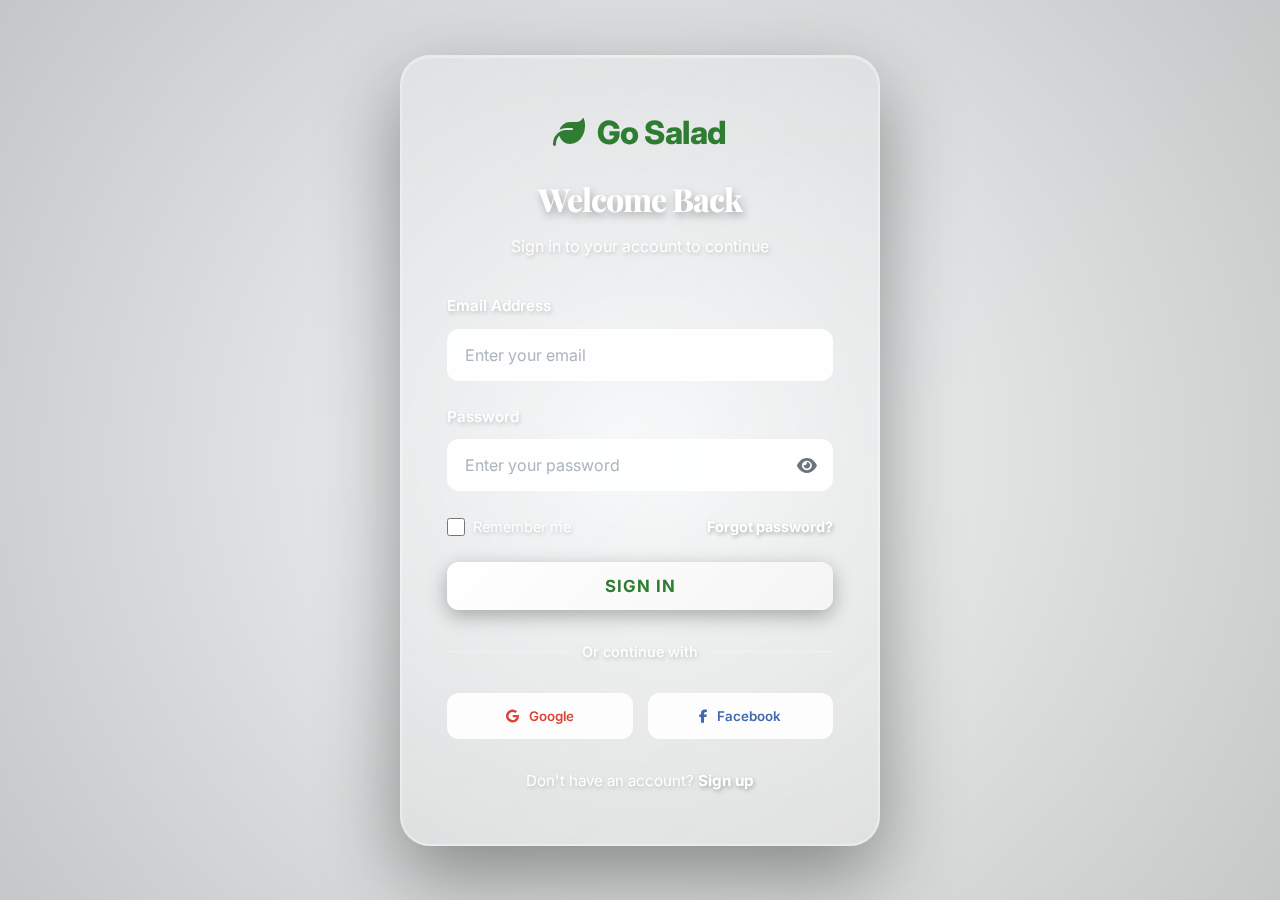
<file: go salad menu/admin-users.html>
<!DOCTYPE html>
<html lang="en">
<head>
    <meta charset="UTF-8">
    <meta name="viewport" content="width=device-width, initial-scale=1.0">
    <title>Admin - Users Management - FreshGreens</title>
    <link rel="stylesheet" href="https://cdnjs.cloudflare.com/ajax/libs/font-awesome/6.4.0/css/all.min.css">
    <link rel="stylesheet" href="style.css">
    <link rel="stylesheet" href="admin.css">
</head>
<body>
    <div class="admin-container">
        <!-- Sidebar Navigation -->
        <aside class="admin-sidebar">
            <div class="admin-logo">
                <img src="gosalad lgo.png" 
                 alt="Go Salad Logo" 
                 style="width:40px; height:auto;">
                <h2>Go Salad Admin</h2>
            </div>
            
            <nav class="admin-nav">
                <ul>
                    <li><a href="admin.html" class="nav-link" data-page="dashboard"><i class="fas fa-chart-line"></i> Dashboard</a></li>
                    <li><a href="admin-orders.html" class="nav-link" data-page="orders"><i class="fas fa-shopping-bag"></i> Orders</a></li>
                    <li><a href="admin-users.html" class="nav-link active" data-page="users"><i class="fas fa-users"></i> Users</a></li>
                    <li><a href="admin-add-menu.html" class="nav-link" data-page="add-menu"><i class="fas fa-plus-circle"></i> Add Menu</a></li>
                    <li><a href="analytics.html" class="nav-link" data-page="analytics"><i class="fas fa-chart-bar"></i> Analytics</a></li>
                    <li><hr></li>
                    <li><a href="login.html" class="nav-link" id="adminLogout"><i class="fas fa-sign-out-alt"></i> Logout</a></li>
                </ul>
            </nav>
        </aside>

        <main class="admin-main">
            <!-- Header -->
            <header class="admin-header">
                <div class="header-left">
                    <h1>Users Management</h1>
                </div>
                <div class="header-right">
                    <div class="admin-user-info">
                        <span id="adminName">Admin</span>
                        <img src="https://api.dicebear.com/7.x/avataaars/svg?seed=admin" alt="Admin" class="admin-avatar">
                    </div>
                </div>
            </header>

            <!-- Content -->
            <div class="admin-content">
                <!-- Filters & Search -->
                <section class="filters-section">
                    <div class="filter-group">
                        <input type="text" id="searchUsers" placeholder="Search by name or email..." class="search-input">
                        <button id="refreshUsersBtn" class="btn btn-secondary">
                            <i class="fas fa-sync"></i> Refresh
                        </button>
                    </div>
                </section>

                <!-- Users Table -->
                <section class="users-section">
                    <div class="table-container">
                        <table class="users-table">
                            <thead>
                                <tr>
                                    <th>Name</th>
                                    <th>Email</th>
                                    <th>Phone</th>
                                    <th>Join Date</th>
                                    <th>Total Orders</th>
                                    <th>Total Spent</th>
                                    <th>Actions</th>
                                </tr>
                            </thead>
                            <tbody id="usersTableBody">
                                <tr>
                                    <td colspan="7" style="text-align: center; padding: 20px;"> Users info</td>
                                </tr>
                            </tbody>
                        </table>
                    </div>
                </section>
            </div>
        </main>
    </div>

    <!-- User Details Modal -->
    <div id="userDetailsModal" class="modal">
        <div class="modal-content modal-lg">
            <span class="close">&times;</span>
            <h2>User Details</h2>
            <div id="userDetailsContent">
                <!-- User details will be loaded here -->
            </div>
        </div>
    </div>

    <!-- Delete User Confirmation Modal -->
    <div id="deleteUserModal" class="modal">
        <div class="modal-content">
            <span class="close">&times;</span>
            <h2>Delete User</h2>
            <p id="deleteConfirmMessage">Are you sure you want to delete this user?</p>
            <div class="form-buttons">
                <button id="confirmDeleteBtn" class="btn btn-danger">Delete User</button>
                <button type="button" class="btn btn-secondary close-modal">Cancel</button>
            </div>
        </div>
    </div>

    <script src="database.js"></script>
    <script src="admin-users.js"></script>
</body>
</html>
</file>
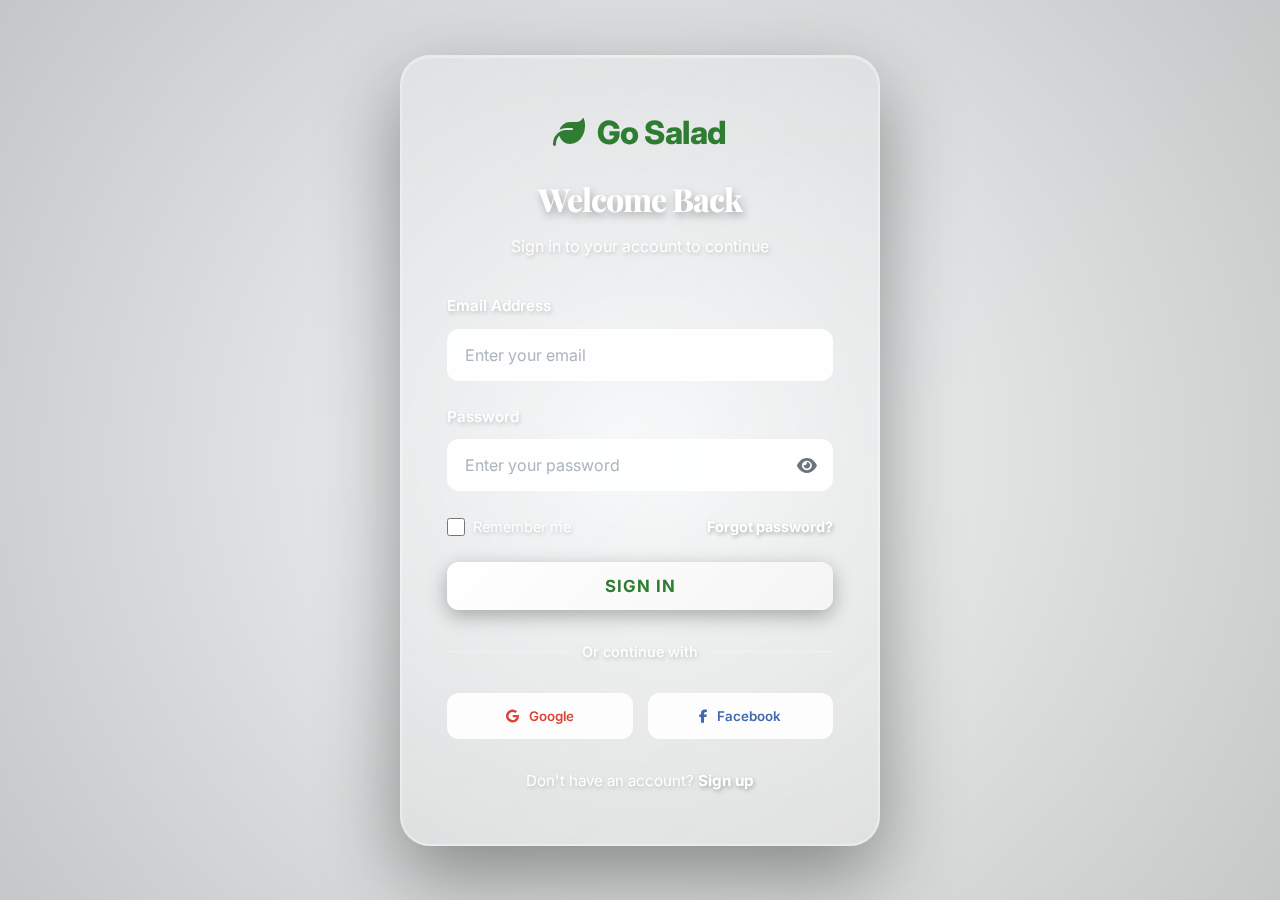
<file: go salad menu/admin.html>
<!DOCTYPE html>
<html lang="en">
<head>
    <meta charset="UTF-8">
    <meta name="viewport" content="width=device-width, initial-scale=1.0">
    <title>Orders Management - FreshGreens Admin</title>
    <link rel="stylesheet" href="https://cdnjs.cloudflare.com/ajax/libs/font-awesome/6.4.0/css/all.min.css">
    <link rel="stylesheet" href="style.css">
    <link rel="stylesheet" href="admin.css">
</head>
<body>
    <!-- Admin Sidebar Navigation -->
    <div class="admin-container">
        <aside class="admin-sidebar">
            <div class="admin-logo">
                <i class="fas fa-leaf"></i>
                <h2>Go Salad Admin</h2>
            </div>
            
            <nav class="admin-nav">
                <ul>
                    <li><a href="admin.html" class="nav-link" data-page="dashboard"><i class="fas fa-chart-line"></i> Dashboard</a></li>
                    <li><a href="admin-orders.html" class="nav-link active" data-page="orders"><i class="fas fa-shopping-bag"></i> Orders</a></li>
                    <li><a href="admin-users.html" class="nav-link" data-page="users"><i class="fas fa-users"></i> Users</a></li>
                        <li><a href="admin-add-menu.html" class="nav-link" data-page="add-menu"><i class="fas fa-plus-circle"></i> Add Menu</a></li>
                        <li><a href="analytics.html" class="nav-link" data-page="analytics"><i class="fas fa-chart-bar"></i> Analytics</a></li>
                    <li><hr></li>
                    <li><a href="login.html" class="nav-link" id="adminLogout"><i class="fas fa-sign-out-alt"></i> Logout</a></li>
                    
                </ul>
            </nav>
        </aside>

        <main class="admin-main">
            <!-- Admin Header -->
            <header class="admin-header">
                <div class="header-left">
                    <h1>Orders Management</h1>
                </div>
                <div class="header-right">
                    <div class="admin-user-info">
                        <span id="adminName">Admin</span>
                        <img src="https://api.dicebear.com/7.x/avataaars/svg?seed=admin" alt="Admin" class="admin-avatar">
                    </div>
                </div>
            </header>

            <!-- Orders Content -->
            <div class="admin-content">
                <!-- Statistics Overview -->
                <section class="dashboard-stats">
                    <div class="stat-card">
                        <div class="stat-icon pending">
                            <i class="fas fa-hourglass-start"></i>
                        </div>
                        <div class="stat-details">
                            <h3>Pending Orders</h3>
                            <p class="stat-number" id="pendingCount">0</p>
                        </div>
                    </div>

                    <div class="stat-card">
                        <div class="stat-icon preparing">
                            <i class="fas fa-spinner"></i>
                        </div>
                        <div class="stat-details">
                            <h3>Preparing</h3>
                            <p class="stat-number" id="preparingCount">0</p>
                        </div>
                    </div>

                    <div class="stat-card">
                        <div class="stat-icon ready">
                            <i class="fas fa-check-circle"></i>
                        </div>
                        <div class="stat-details">
                            <h3>Ready for Pickup</h3>
                            <p class="stat-number" id="readyCount">0</p>
                        </div>
                    </div>

                    <div class="stat-card">
                        <div class="stat-icon delivery">
                            <i class="fas fa-truck"></i>
                        </div>
                        <div class="stat-details">
                            <h3>Out for Delivery</h3>
                            <p class="stat-number" id="deliveryCount">0</p>
                        </div>
                    </div>

                    <div class="stat-card">
                        <div class="stat-icon completed">
                            <i class="fas fa-check-square"></i>
                        </div>
                        <div class="stat-details">
                            <h3>Completed</h3>
                            <p class="stat-number" id="completedCount">0</p>
                        </div>
                    </div>

                    <div class="stat-card">
                        <div class="stat-icon revenue">
                            <i class="fas fa-peso-sign"></i>
                        </div>
                        <div class="stat-details">
                            <h3>Total Revenue</h3>
                            <p class="stat-number" id="totalRevenue">₱0</p>
                        </div>
                    </div>
                </section>

                <!-- Filters & Search -->
                <section class="filters-section">
                    <div class="filter-group">
                        <input type="text" id="searchOrders" placeholder="Search by Order ID or Customer name..." class="search-input">
                        
                        <div class="filter-buttons">
                            <select id="statusFilter" class="filter-select">
                                <option value="all">All Status</option>
                                <option value="pending">Pending</option>
                                <option value="preparing">Preparing</option>
                                <option value="ready">Ready for Pickup</option>
                                <option value="delivery">Out for Delivery</option>
                                <option value="completed">Completed</option>
                                <option value="cancelled">Cancelled</option>
                            </select>

                            <select id="priorityFilter" class="filter-select">
                                <option value="all">All Priorities</option>
                                <option value="low">Low</option>
                                <option value="normal">Normal</option>
                                <option value="high">High</option>
                            </select>

                            <button id="refreshBtn" class="btn btn-secondary">
                                <i class="fas fa-sync"></i> Refresh
                            </button>
                        </div>
                    </div>
                </section>


            </div>
        </main>
    </div>

    <!-- Order Details Modal -->
    <div id="orderDetailsModal" class="modal">
        <div class="modal-content modal-lg">
            <span class="close">&times;</span>
            <h2>Order Details</h2>
            <div id="orderDetailsContent">
                <!-- Order details will be loaded here -->
            </div>
        </div>
    </div>

    <!-- Update Status Modal -->
    <div id="updateStatusModal" class="modal">
        <div class="modal-content">
            <span class="close">&times;</span>
            <h2>Update Order Status</h2>
            <form id="updateStatusForm">
                <div class="form-group">
                    <label for="updateOrderId">Order ID:</label>
                    <input type="text" id="updateOrderId" readonly>
                </div>
                <div class="form-group">
                    <label for="updateStatusSelect">New Status:</label>
                    <select id="updateStatusSelect" required>
                        <option value="">Select Status</option>
                        <option value="pending">Pending</option>
                        <option value="preparing">Preparing</option>
                        <option value="ready">Ready for Pickup</option>
                        <option value="delivery">Out for Delivery</option>
                        <option value="completed">Completed</option>
                        <option value="cancelled">Cancelled</option>
                    </select>
                </div>
                <div class="form-group">
                    <label for="updateOrderNotes">Notes (Optional):</label>
                    <textarea id="updateOrderNotes" rows="3" placeholder="Add notes about this order..."></textarea>
                </div>
                <div class="form-buttons">
                    <button type="submit" class="btn btn-primary">Update Status</button>
                    <button type="button" class="btn btn-secondary close-modal">Cancel</button>
                </div>
            </form>
        </div>
    </div>

    <script src="database.js"></script>
    <script src="admin.js"></script>
</body>
</html>
</file>
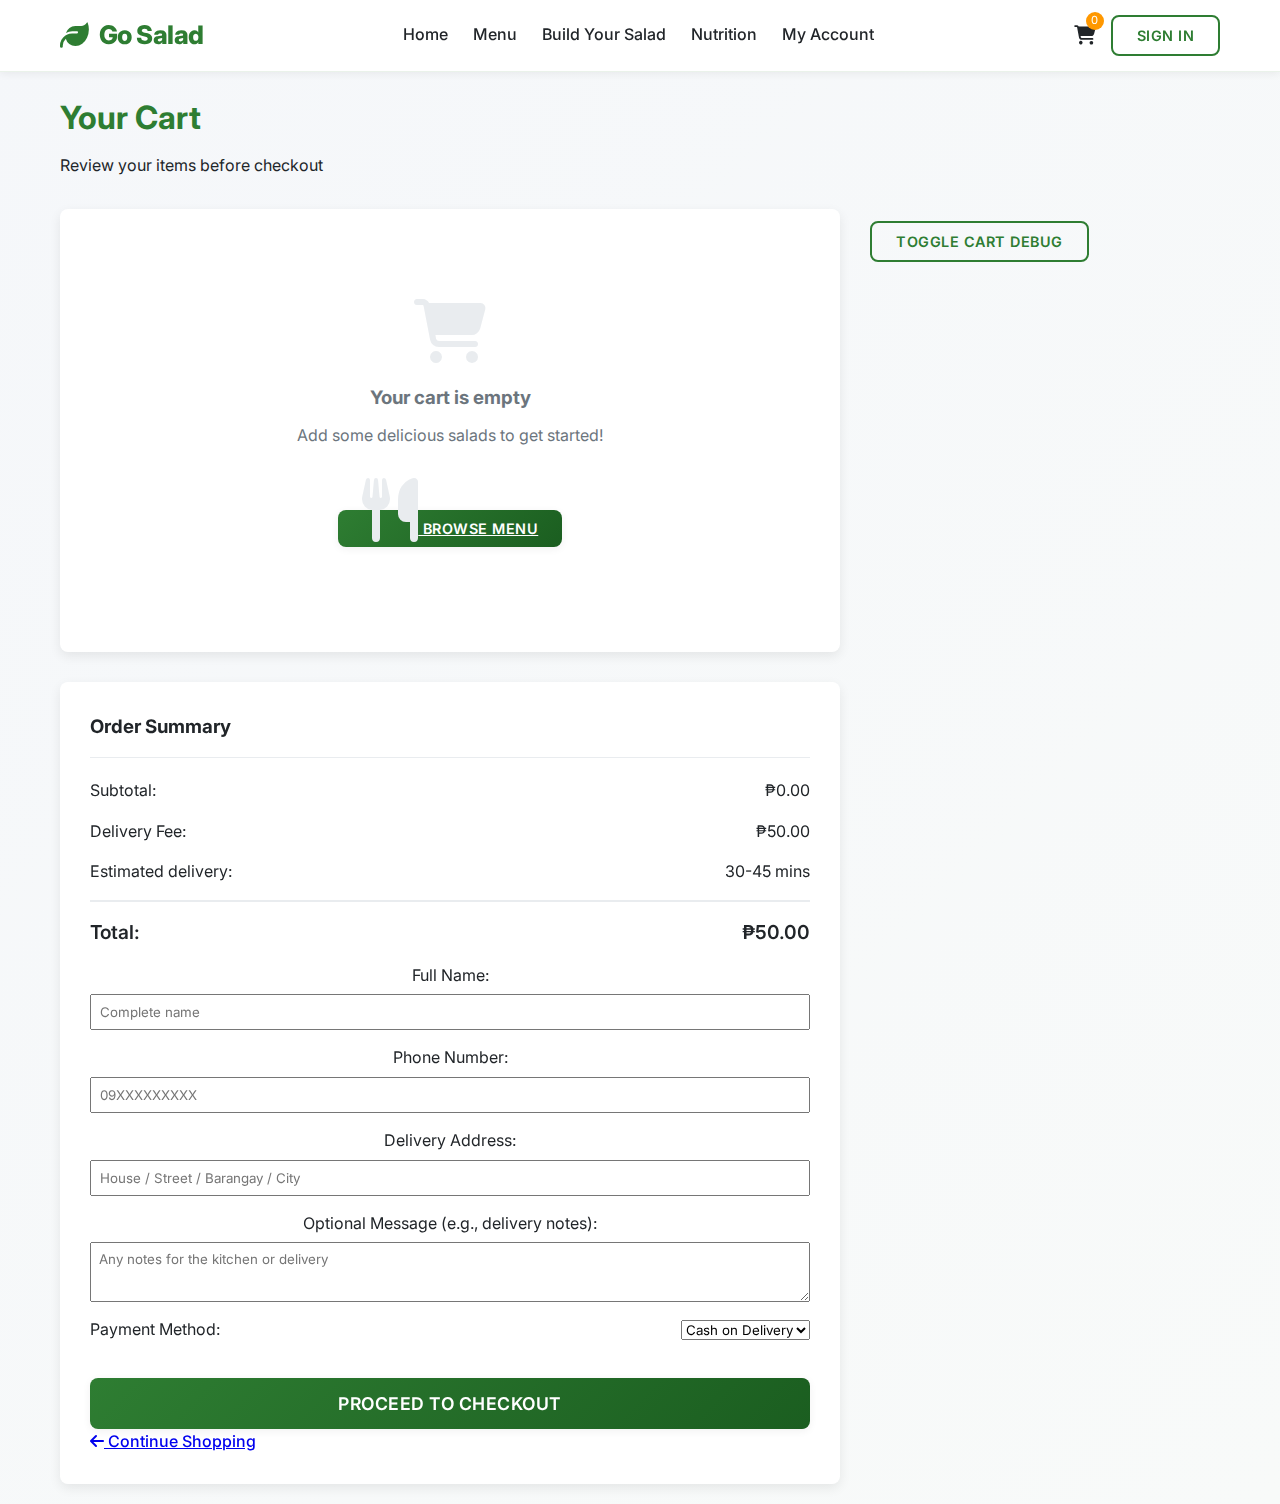
<file: go salad menu/cart.html>
<!DOCTYPE html>
<html lang="en">
<head>
    <meta charset="UTF-8">
    <meta name="viewport" content="width=device-width, initial-scale=1.0">
    <title>Cart - FreshGreens</title>
    <link rel="stylesheet" href="https://cdnjs.cloudflare.com/ajax/libs/font-awesome/6.4.0/css/all.min.css">
    <link rel="stylesheet" href="style.css">
    <style>
        .cart-container {
            max-width: 1200px;
            margin: 0 auto;
            padding: 20px;
        }
        
        .cart-header {
            margin-bottom: 30px;
        }
        
        .cart-header h1 {
            color: var(--primary);
            margin-bottom: 10px;
        }
        
        .cart-content {
            display: grid;
            grid-template-columns: 1fr 350px;
            gap: 30px;
        }
        
        .cart-items {
            background: white;
            border-radius: 8px;
            box-shadow: 0 4px 12px rgba(0,0,0,0.08);
            padding: 30px;
        }
        
        .cart-item {
            display: flex;
            gap: 20px;
            padding: 20px 0;
            border-bottom: 1px solid var(--light-gray);
        }
        
        .cart-item:last-child {
            border-bottom: none;
        }
        
        .item-image {
            width: 100px;
            height: 100px;
            border-radius: 8px;
            background-size: cover;
            background-position: center;
            flex-shrink: 0;
        }
        
        .item-details {
            flex: 1;
        }
        
        .item-name {
            font-weight: 600;
            margin-bottom: 5px;
        }
        
        .item-description {
            color: var(--gray);
            font-size: 0.9rem;
            margin-bottom: 10px;
        }
        
        .item-customizations {
            font-size: 0.8rem;
            color: var(--gray);
            margin-bottom: 10px;
        }
        
        .item-price {
            font-weight: 600;
            color: var(--primary);
        }
        
        .item-actions {
            display: flex;
            align-items: center;
            gap: 15px;
        }
        
        .quantity-controls {
            display: flex;
            align-items: center;
            gap: 10px;
        }
        
        .quantity-btn {
            width: 30px;
            height: 30px;
            border: 1px solid var(--light-gray);
            background: white;
            border-radius: 4px;
            cursor: pointer;
            display: flex;
            align-items: center;
            justify-content: center;
        }
        
        .quantity-btn:hover {
            background: var(--light);
        }
        
        .quantity-input {
            width: 50px;
            text-align: center;
            border: 1px solid var(--light-gray);
            border-radius: 4px;
            padding: 5px;
        }
        
        .remove-btn {
            color: #e53935;
            background: none;
            border: none;
            cursor: pointer;
            padding: 5px;
        }
        
        .remove-btn:hover {
            color: #c62828;
        }
        
        .cart-summary {
            background: white;
            border-radius: 8px;
            box-shadow: 0 4px 12px rgba(0,0,0,0.08);
            padding: 30px;
            height: fit-content;
            position: sticky;
            top: 20px;
        }
        
        .summary-title {
            margin-bottom: 20px;
            padding-bottom: 15px;
            border-bottom: 1px solid var(--light-gray);
        }
        
        .summary-row {
            display: flex;
            justify-content: space-between;
            margin-bottom: 15px;
            align-items: center;
        }
        
        .summary-total {
            font-weight: 600;
            font-size: 1.2rem;
            border-top: 2px solid var(--light-gray);
            padding-top: 15px;
            margin-top: 15px;
        }
        
        .checkout-btn {
            width: 100%;
            padding: 15px;
            font-size: 1.1rem;
            margin-top: 20px;
        }
        
        .empty-cart {
            text-align: center;
            padding: 60px 20px;
        }
        
        .empty-cart i {
            font-size: 4rem;
            color: var(--light-gray);
            margin-bottom: 20px;
        }
        
        .empty-cart h3 {
            margin-bottom: 10px;
            color: var(--gray);
        }
        
        .empty-cart p {
            color: var(--gray);
            margin-bottom: 30px;
        }
        
        .continue-shopping {
            display: inline-flex;
            align-items: center;
            gap: 10px;
            color: var(--primary);
            text-decoration: none;
            font-weight: 500;
        }
        
        .gcash-qr-container {
            text-align: center;
            margin: 15px 0;
            padding: 20px;
            background: #f9f9f9;
            border-radius: 8px;
            border: 1px solid #e0e0e0;
        }
        
        .gcash-qr-container img {
            max-width: 200px;
            height: auto;
            border: 1px solid #ddd;
            border-radius: 8px;
        }
        
        .gcash-qr-container p {
            margin-top: 10px;
            font-size: 0.9rem;
            color: #666;
        }
        
        .gcash-instructions {
            margin-top: 15px;
            padding: 15px;
            background: #f0f8ff;
            border-radius: 8px;
            border-left: 4px solid #007bff;
        }
        
        .gcash-instructions h4 {
            margin-top: 0;
            margin-bottom: 10px;
            color: #007bff;
        }
        
        .gcash-instructions ol {
            margin: 0;
            padding-left: 20px;
        }
        
        .gcash-instructions li {
            margin-bottom: 8px;
            font-size: 0.9rem;
            color: #555;
        }

        @media (max-width: 768px) {
            .cart-content {
                grid-template-columns: 1fr;
            }
            
            .cart-item {
                flex-direction: column;
            }
            
            .item-image {
                width: 100%;
                height: 200px;
            }
        }
    </style>
</head>
<body>
    <!-- Header -->
    <header>
        <div class="container">
            <nav class="navbar">
                <div class="logo">
                    <i class="fas fa-leaf"></i>
                    <span>Go Salad</span>
                </div>
                <div class="nav-links">
                    <a href="index.html">Home</a>
                    <a href="index.html#menu">Menu</a>
                    <a href="index.html#builder">Build Your Salad</a>
                    <a href="index.html#nutrition">Nutrition</a>
                    <a href="account.html">My Account</a>
                </div>
                <div class="nav-actions">
                    <a href="cart.html" class="cart-icon">
                        <i class="fas fa-shopping-cart"></i>
                        <span class="cart-count">0</span>
                    </a>
                    <button class="btn btn-outline" id="authButton">Sign In</button>
                </div>
            </nav>
        </div>
    </header>

    <div class="container cart-container">
        <div class="cart-header">
            <h1>Your Cart</h1>
            <p>Review your items before checkout</p>
        </div>
        
        <div class="cart-content">
            <div class="cart-items" id="cartItems">
                <!-- Cart items will be loaded here -->
            </div>

            <!-- Debug panel -->
            <div style="margin-top:12px; font-size:0.9rem; color:var(--gray);">
                <button id="debugToggle" class="btn btn-outline" style="margin-bottom:8px;">Toggle Cart Debug</button>
                <div id="cartDebug" style="display:none; background:#fff; padding:12px; border-radius:8px; box-shadow:0 4px 12px rgba(0,0,0,0.06);">
                    <div style="margin-bottom:8px;"><strong>Current User:</strong> <span id="debugCurrentUser">(loading)</span></div>
                    <div style="margin-bottom:8px;"><strong>Cart for User:</strong></div>
                    <pre id="debugCartJson" style="max-height:240px; overflow:auto; background:#f7f7f7; padding:8px; border-radius:6px;"></pre>
                    <div style="margin-top:8px;"><button id="refreshDebug" class="btn">Refresh Debug</button></div>
                </div>
            </div>
            
            <div class="cart-summary">
                <h3 class="summary-title">Order Summary</h3>
                
                <div class="summary-row">
                    <span>Subtotal:</span>
                    <span id="subtotal">₱0.00</span>
                </div>
                
                <div class="summary-row">
                    <span>Delivery Fee:</span>
                    <span id="deliveryFee">₱50.00</span>
                </div>
                
                <!-- Tax removed - totals do not include tax -->

                <div class="summary-row">
                    <span>Estimated delivery:</span>
                    <span id="estimatedDelivery">30-45 mins</span>
                </div>

                <div class="summary-row summary-total">
                    <span>Total:</span>
                    <span id="total">₱0.00</span>
                </div>

                <!-- Customer details -->
                <div class="summary-row" style="flex-direction:column; gap:6px;">
                    <label for="customerNameInput">Full Name:</label>
                    <input type="text" id="customerNameInput" placeholder="Complete name" style="width:100%; padding:8px;">
                </div>

                <div class="summary-row" style="flex-direction:column; gap:6px; margin-top:8px;">
                    <label for="customerPhoneInput">Phone Number:</label>
                    <input type="text" id="customerPhoneInput" placeholder="09XXXXXXXXX" style="width:100%; padding:8px;">
                </div>

                <div class="summary-row" style="flex-direction:column; gap:6px; margin-top:8px;">
                    <label for="customerAddressInput">Delivery Address:</label>
                    <input type="text" id="customerAddressInput" placeholder="House / Street / Barangay / City" style="width:100%; padding:8px;">
                </div>

                <div class="summary-row" style="flex-direction:column; gap:6px; margin-top:8px;">
                    <label for="orderMessageInput">Optional Message (e.g., delivery notes):</label>
                    <textarea id="orderMessageInput" placeholder="Any notes for the kitchen or delivery" style="width:100%; padding:8px; height:60px;"></textarea>
                </div>

                <!-- Payment method -->
                <div class="summary-row" style="margin-top:8px;">
                    <label for="paymentMethod">Payment Method:</label>
                    <select id="paymentMethod">
                        <option value="cash">Cash on Delivery</option>
                        <option value="gcash">GCash</option>
                    </select>
                </div>

                <div id="gcashInfo" style="display:none; margin-top:10px;">
                    <div class="gcash-qr-container">
                        <img src="qrcode.png" alt="GCash QR Code">
                        <p>Scan to pay with GCash</p>
                    </div>
                    <div class="gcash-instructions">
                        <h4>How to Pay with GCash:</h4>
                        <ol>
                            <li>Open the GCash app on your phone</li>
                            <li>Tap "Scan QR" from the main menu</li>
                            <li>Scan the QR code above</li>
                            <li>Enter the total amount: <strong id="gcashTotalAmount">₱0.00</strong></li>
                            <li>Add your order number in the description</li>
                            <li>Complete the payment</li>
                        </ol>
                    </div>
                </div>

                <button class="btn btn-primary checkout-btn" id="checkoutBtn" disabled>
                    Proceed to Checkout
                </button>
                
                <div class="continue-shopping">
                    <a href="index.html">
                        <i class="fas fa-arrow-left"></i>
                        Continue Shopping
                    </a>
                </div>
            </div>
        </div>
    </div>

    <script src="database.js"></script>
    <script src="cart.js"></script>
    <script>
        // Cart page functionality
        document.addEventListener('DOMContentLoaded', function() {
            // Debug: Log localStorage content
            console.log('[Cart] localStorage carts:', localStorage.getItem('freshgreens_carts'));
            console.log('[Cart] current user:', localStorage.getItem('freshgreens_current_user'));
            
            loadCartItems();
            setupEventListeners();
            
            // Setup debug panel
            setupDebugPanel();
        });

        function setupDebugPanel() {
            const debugToggle = document.getElementById('debugToggle');
            const cartDebug = document.getElementById('cartDebug');
            const refreshDebug = document.getElementById('refreshDebug');
            
            if (debugToggle) {
                debugToggle.addEventListener('click', function() {
                    cartDebug.style.display = cartDebug.style.display === 'none' ? 'block' : 'none';
                });
            }
            
            if (refreshDebug) {
                refreshDebug.addEventListener('click', function() {
                    updateDebugInfo();
                });
            }
            
            updateDebugInfo();
        }

        function updateDebugInfo() {
            const currentUser = JSON.parse(localStorage.getItem('freshgreens_current_user') || 'null');
            const userId = currentUser ? currentUser.id : 'guest';
            const carts = JSON.parse(localStorage.getItem('freshgreens_carts') || '{}');
            const userCart = carts[userId] || { items: [], total: 0 };
            
            document.getElementById('debugCurrentUser').textContent = currentUser ? `${currentUser.firstName} (${userId})` : 'Guest (guest)';
            document.getElementById('debugCartJson').textContent = JSON.stringify(userCart, null, 2);
        }

        function loadCartItems() {
            const cartItemsContainer = document.getElementById('cartItems');
            const cart = freshGreensDB.getCart(getUserId());
            console.log('[Cart Page] loadCartItems userId=', getUserId(), 'cart=', cart);

            if (cart.items.length === 0) {
                cartItemsContainer.innerHTML = `
                    <div class="empty-cart">
                        <i class="fas fa-shopping-cart"></i>
                        <h3>Your cart is empty</h3>
                        <p>Add some delicious salads to get started!</p>
                        <a href="index.html" class="btn btn-primary">
                            <i class="fas fa-utensils"></i>
                            Browse Menu
                        </a>
                    </div>
                `;
                updateSummary(0);
                return;
            }

            // Separate items by type
            const premadeItems = cart.items.filter(item => item.product.category === 'premade');
            const customItems = cart.items.filter(item => item.product.category === 'custom');

            let itemsHTML = '';

            if (premadeItems.length > 0) {
                itemsHTML += `<h3 style="margin-bottom:10px;color:var(--primary)">Premade Salads</h3>`;
                premadeItems.forEach(item => {
                    const itemTotal = item.product.price * item.quantity;
                    itemsHTML += `
                        <div class="cart-item" data-item-id="${item.id}">
                            <div class="item-image" style="background-image: url('${item.product.image || 'https://images.unsplash.com/photo-1512621776951-a57141f2eefd?ixlib=rb-4.0.3&auto=format&fit=crop&w=1770&q=80'}')"></div>
                            <div class="item-details">
                                <div class="item-name">${item.product.name}</div>
                                <div class="item-description">${item.product.description || ''}</div>
                                <div class="item-price">₱${itemTotal.toFixed(2)}</div>
                            </div>
                            <div class="item-actions">
                                <div class="quantity-controls">
                                    <button class="quantity-btn decrease-btn" onclick="updateQuantity('${item.id}', ${item.quantity - 1})">
                                        <i class="fas fa-minus"></i>
                                    </button>
                                    <input type="number" class="quantity-input" value="${item.quantity}" min="1" 
                                           onchange="updateQuantity('${item.id}', parseInt(this.value))">
                                    <button class="quantity-btn increase-btn" onclick="updateQuantity('${item.id}', ${item.quantity + 1})">
                                        <i class="fas fa-plus"></i>
                                    </button>
                                </div>
                                <button class="remove-btn" onclick="removeItem('${item.id}')">
                                    <i class="fas fa-trash"></i>
                                </button>
                            </div>
                        </div>
                    `;
                });
            }

            if (customItems.length > 0) {
                itemsHTML += `<h3 style="margin:30px 0 10px 0;color:var(--primary)">Custom Salads</h3>`;
                customItems.forEach(item => {
                    const itemTotal = item.product.price * item.quantity;
                    itemsHTML += `
                        <div class="cart-item" data-item-id="${item.id}">
                            <div class="item-image" style="background-image: url('${item.product.image || 'https://images.unsplash.com/photo-1512621776951-a57141f2eefd?ixlib=rb-4.0.3&auto=format&fit=crop&w=1770&q=80'}')"></div>
                            <div class="item-details">
                                <div class="item-name">${item.product.name}</div>
                                <div class="item-description">${item.product.description || 'Custom salad'}</div>
                                ${item.customizations && Object.keys(item.customizations).length > 0 ? `
                                    <div class="item-customizations">
                                        ${getCustomizationsText(item.customizations)}
                                    </div>
                                ` : ''}
                                <div class="item-price">₱${itemTotal.toFixed(2)}</div>
                            </div>
                            <div class="item-actions">
                                <div class="quantity-controls">
                                    <button class="quantity-btn decrease-btn" onclick="updateQuantity('${item.id}', ${item.quantity - 1})">
                                        <i class="fas fa-minus"></i>
                                    </button>
                                    <input type="number" class="quantity-input" value="${item.quantity}" min="1" 
                                           onchange="updateQuantity('${item.id}', parseInt(this.value))">
                                    <button class="quantity-btn increase-btn" onclick="updateQuantity('${item.id}', ${item.quantity + 1})">
                                        <i class="fas fa-plus"></i>
                                    </button>
                                </div>
                                <button class="remove-btn" onclick="removeItem('${item.id}')">
                                    <i class="fas fa-trash"></i>
                                </button>
                            </div>
                        </div>
                    `;
                });
            }

            cartItemsContainer.innerHTML = itemsHTML;
            updateSummary(cart.total);
        }

        function getCustomizationsText(customizations) {
            let text = '';
            
            // Handle both old format (single values) and new format (arrays)
            if (customizations.bases && customizations.bases.length > 0) {
                text += `Bases: ${customizations.bases.map(b => b.name).join(', ')}, `;
            } else if (customizations.base) {
                text += `Base: ${customizations.base.name}, `;
            }
            
            if (customizations.proteins && customizations.proteins.length > 0) {
                text += `Proteins: ${customizations.proteins.map(p => p.name).join(', ')}, `;
            } else if (customizations.protein) {
                text += `Protein: ${customizations.protein.name}, `;
            }
            
            if (customizations.vegetables && customizations.vegetables.length > 0) {
                text += `Veggies: ${customizations.vegetables.map(v => v.name).join(', ')}, `;
            }
            
            if (customizations.fruits && customizations.fruits.length > 0) {
                text += `Fruits: ${customizations.fruits.map(f => f.name).join(', ')}, `;
            }
            
            if (customizations.toppings && customizations.toppings.length > 0) {
                text += `Toppings: ${customizations.toppings.map(t => t.name).join(', ')}, `;
            }
            
            if (customizations.dressings && customizations.dressings.length > 0) {
                text += `Dressings: ${customizations.dressings.map(d => d.name).join(', ')}, `;
            } else if (customizations.dressing) {
                text += `Dressing: ${customizations.dressing.name}`;
            }
            
            return text.replace(/, $/, '');
        }

        function updateSummary(subtotal) {
            const deliveryFee = 50;
            // Tax is removed; total is subtotal + delivery fee
            const total = subtotal + deliveryFee;

            // Estimated delivery window (static for now)
            const estimatedDelivery = '30-45 mins';

            document.getElementById('subtotal').textContent = `₱${subtotal.toFixed(2)}`;
            document.getElementById('deliveryFee').textContent = `₱${deliveryFee.toFixed(2)}`;
            document.getElementById('total').textContent = `₱${total.toFixed(2)}`;
            document.getElementById('gcashTotalAmount').textContent = `₱${total.toFixed(2)}`;
            const estimatedEl = document.getElementById('estimatedDelivery');
            if (estimatedEl) estimatedEl.textContent = estimatedDelivery;

            const checkoutBtn = document.getElementById('checkoutBtn');
            checkoutBtn.disabled = subtotal === 0;
        }

        function updateQuantity(itemId, newQuantity) {
            if (newQuantity < 1) return;
            const cart = freshGreensDB.updateCartItem(getUserId(), itemId, newQuantity);
            if (cart) {
                loadCartItems();
                updateCartCount();
            }
        }

        function removeItem(itemId) {
            const cart = freshGreensDB.removeFromCart(getUserId(), itemId);
            if (cart) {
                loadCartItems();
                updateCartCount();
            }
        }

        function updateCartCount() {
            const count = freshGreensDB.getCartItemCount(getUserId());
            document.querySelectorAll('.cart-count').forEach(el => el.textContent = count);
        }

        function getUserId() {
            const currentUser = JSON.parse(localStorage.getItem('freshgreens_current_user'));
            return currentUser ? currentUser.id : 'guest';
        }

        function setupEventListeners() {
            // Checkout
            document.getElementById('checkoutBtn').addEventListener('click', function() {
                const currentUser = JSON.parse(localStorage.getItem('freshgreens_current_user'));
                if (!currentUser) {
                    window.showModalNotification('Please sign in to checkout', { stayOpen: true });
                    window.location.href = 'login.html';
                    return;
                }
                proceedToCheckout();
            });

            // Auth button
            const authButton = document.getElementById('authButton');
            const currentUser = JSON.parse(localStorage.getItem('freshgreens_current_user'));
            if (currentUser) {
                authButton.textContent = 'My Account';
                authButton.onclick = () => window.location.href = 'account.html';
            } else {
                authButton.textContent = 'Sign In';
                authButton.onclick = () => window.location.href = 'login.html';
            }

            // Payment method select
            const paymentSelect = document.getElementById('paymentMethod');
            const gcashInfo = document.getElementById('gcashInfo');

            paymentSelect.addEventListener('change', function() {
                if (this.value === 'gcash') {
                    gcashInfo.style.display = 'block';
                } else {
                    gcashInfo.style.display = 'none';
                }
            });

            // Prefill customer details if logged in
            // reuse `currentUser` declared above
            if (currentUser) {
                const nameEl = document.getElementById('customerNameInput');
                const phoneEl = document.getElementById('customerPhoneInput');
                const addrEl = document.getElementById('customerAddressInput');
                if (nameEl) nameEl.value = `${currentUser.firstName || ''} ${currentUser.lastName || ''}`.trim();
                if (phoneEl) phoneEl.value = currentUser.phone || '';
                if (addrEl) {
                    if (currentUser.addresses && currentUser.addresses.length > 0) {
                        addrEl.value = currentUser.addresses[0].address || '';
                    } else if (currentUser.address) {
                        addrEl.value = currentUser.address || '';
                    }
                }
            }
        }
        
        function proceedToCheckout() {
            const cart = freshGreensDB.getCart(getUserId());
            const currentUser = JSON.parse(localStorage.getItem('freshgreens_current_user'));
            if (cart.items.length === 0) {
                window.showModalNotification('Your cart is empty', { stayOpen: true });
                return;
            }

            let subtotal = 0;
            cart.items.forEach(item => subtotal += (item.product.price || 0) * item.quantity);

            const deliveryFee = 50;
            // Remove tax from checkout calculation
            const total = subtotal + deliveryFee;

            // Payment method
            const selectedPaymentMethod = document.getElementById('paymentMethod').value;
            let paymentDetails = {};

            if (selectedPaymentMethod === 'gcash') {
                // No GCash number validation needed anymore since we're using QR code only
                paymentDetails = { method: 'gcash' };
            } else {
                paymentDetails = { method: 'cash' };
            }

            // Customer-provided details (allow overriding user's saved info)
            const customerName = document.getElementById('customerNameInput').value.trim();
            const customerPhone = document.getElementById('customerPhoneInput').value.trim();
            const customerAddress = document.getElementById('customerAddressInput').value.trim();
            const orderMessage = document.getElementById('orderMessageInput').value.trim();

            // Basic validation
            if (!customerName) {
                window.showModalNotification('Please enter your full name.', { stayOpen: true });
                return;
            }
            if (!customerPhone || !/^09\d{9}$/.test(customerPhone)) {
                window.showModalNotification('Please enter a valid phone number (09XXXXXXXXX).', { stayOpen: true });
                return;
            }
            if (!customerAddress) {
                window.showModalNotification('Please enter a delivery address.', { stayOpen: true });
                return;
            }

            const order = freshGreensDB.createOrder({
                customerName: customerName,
                email: currentUser ? currentUser.email : '',
                phone: customerPhone,
                items: cart.items,
                total: total,
                estimatedDelivery: '30-45 mins',
                paymentMethod: paymentDetails.method,
                paymentDetails: paymentDetails,
                deliveryAddress: customerAddress,
                notes: orderMessage,
                userId: currentUser ? currentUser.id : null
            });

            if (order) {
                freshGreensDB.clearCart(getUserId());
                // show the success notification for a longer brief moment then redirect
                window.showModalNotification('order successfully placed', { autoClose: 4500 });
                // redirect after the notification auto-closes
                setTimeout(() => { window.location.href = 'account.html'; }, 4700);
            } else {
                window.showModalNotification('There was an error placing your order. Please try again.', { stayOpen: true });
            }
        }
    </script>
</body>
</html>
</file>
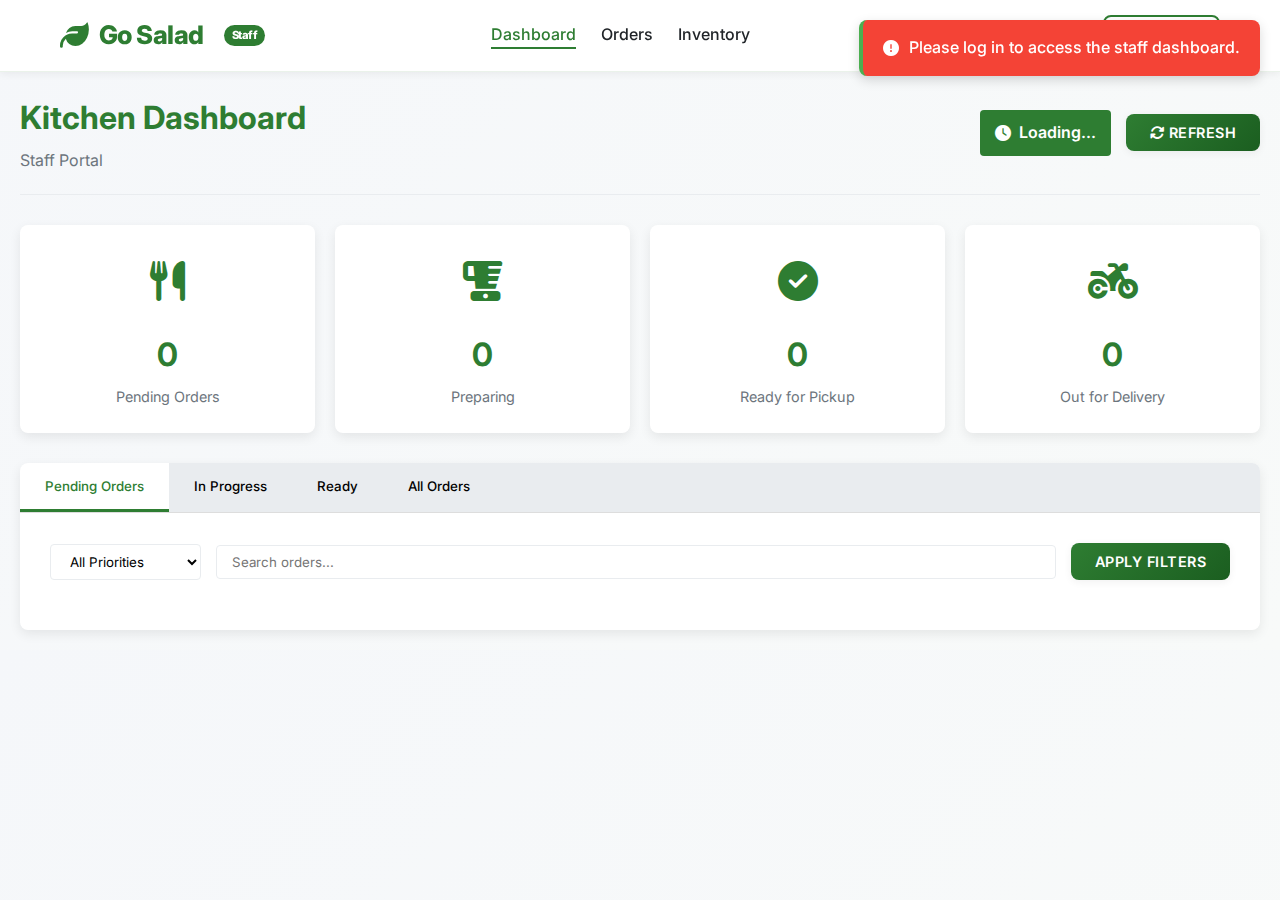
<file: go salad menu/employee.html>
<!DOCTYPE html>
<html lang="en">
<head>
    <meta charset="UTF-8">
    <meta name="viewport" content="width=device-width, initial-scale=1.0">
    <title>Staff Dashboard - FreshGreens</title>
    <link rel="stylesheet" href="https://cdnjs.cloudflare.com/ajax/libs/font-awesome/6.4.0/css/all.min.css">
    <link rel="stylesheet" href="style.css">
    <link rel="stylesheet" href="employee.css">
</head>
<body>
    <!-- Header -->
    <header>
        <div class="container">
            <nav class="navbar">
                <div class="logo">
                    <i class="fas fa-leaf"></i>
                    <span>Go Salad</span>
                    <span class="staff-badge-nav">Staff</span>
                </div>
                <div class="nav-links">
                    <a href="employee.html" class="active">Dashboard</a>
                    <a href="staff-orders.html">Orders</a>
                    <a href="staff-inventory.html">Inventory</a>
                </div>
                <div class="nav-actions">
                    <span id="staffWelcome">Welcome, Staff</span>
                    <button class="btn btn-outline" id="logoutBtn">Logout</button>
                </div>
            </nav>
        </div>
    </header>

    <div class="container dashboard-container">
        <div class="dashboard-header">
            <div class="staff-info">
                <h1 id="staffName">Kitchen Dashboard</h1>
                <div class="staff-role" id="staffRole">Staff Portal</div>
            </div>
            <div class="staff-actions">
                <div class="kitchen-timer" id="kitchenTimer">
                    <i class="fas fa-clock"></i> <span id="currentTime">Loading...</span>
                </div>
                <button class="btn btn-primary" id="refreshBtn">
                    <i class="fas fa-sync-alt"></i> Refresh
                </button>
            </div>
        </div>
        
        <div class="stats-grid">
            <div class="stat-card">
                <div class="stat-icon">
                    <i class="fas fa-utensils"></i>
                </div>
                <div class="stat-number" id="pendingOrders">0</div>
                <div class="stat-label">Pending Orders</div>
            </div>
            <div class="stat-card">
                <div class="stat-icon">
                    <i class="fas fa-blender"></i>
                </div>
                <div class="stat-number" id="preparingOrders">0</div>
                <div class="stat-label">Preparing</div>
            </div>
            <div class="stat-card">
                <div class="stat-icon">
                    <i class="fas fa-check-circle"></i>
                </div>
                <div class="stat-number" id="readyOrders">0</div>
                <div class="stat-label">Ready for Pickup</div>
            </div>
            <div class="stat-card">
                <div class="stat-icon">
                    <i class="fas fa-motorcycle"></i>
                </div>
                <div class="stat-number" id="deliveryOrders">0</div>
                <div class="stat-label">Out for Delivery</div>
            </div>
        </div>
        
        <div class="dashboard-tabs">
            <div class="tab-header">
                <button class="tab-btn active" data-tab="pending">Pending Orders</button>
                <button class="tab-btn" data-tab="preparing">In Progress</button>
                <button class="tab-btn" data-tab="ready">Ready</button>
                <button class="tab-btn" data-tab="all">All Orders</button>
            </div>
            <div class="tab-content">
                <div class="tab-pane active" id="pending-tab">
                    <div class="filter-bar">
                        <select class="filter-select" id="priorityFilter">
                            <option value="all">All Priorities</option>
                            <option value="high">High Priority</option>
                            <option value="medium">Medium Priority</option>
                            <option value="low">Low Priority</option>
                        </select>
                        <input type="text" class="search-input" id="searchOrders" placeholder="Search orders...">
                        <button class="btn btn-primary" id="applyFiltersBtn">Apply Filters</button>
                    </div>
                    <div class="orders-grid" id="pendingOrdersList">
                        <!-- Pending orders will be loaded here -->
                    </div>
                </div>
                <div class="tab-pane" id="preparing-tab">
                    <div class="orders-grid" id="preparingOrdersList">
                        <!-- Preparing orders will be loaded here -->
                    </div>
                </div>
                <div class="tab-pane" id="ready-tab">
                    <div class="orders-grid" id="readyOrdersList">
                        <!-- Ready orders will be loaded here -->
                    </div>
                </div>
                <div class="tab-pane" id="all-tab">
                    <div class="orders-grid" id="allOrdersList">
                        <!-- All orders will be loaded here -->
                    </div>
                </div>
            </div>
        </div>
    </div>

    <script src="database.js"></script>
    <script src="employee.js"></script>
</body>
</html>
</file>
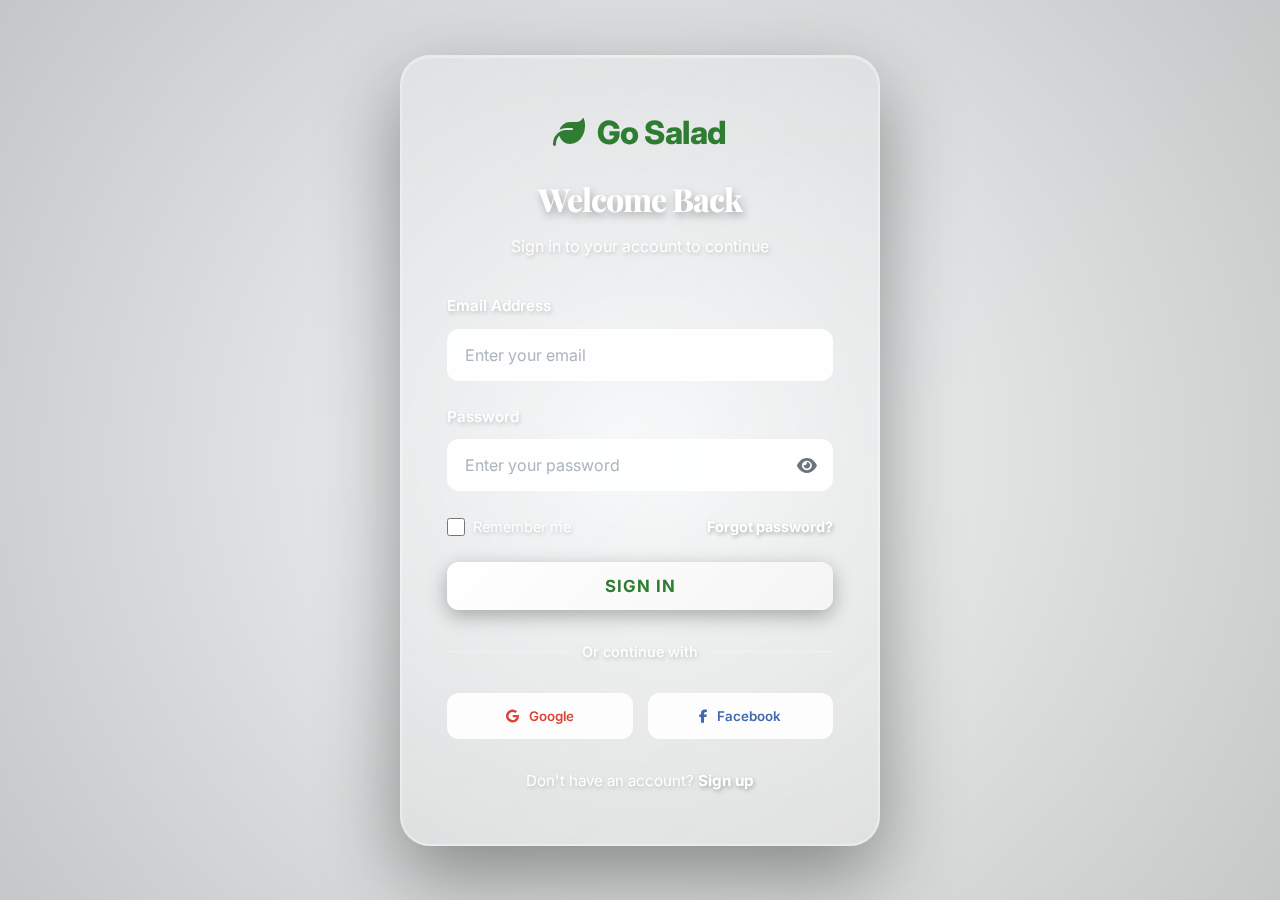
<file: go salad menu/login.html>
<!DOCTYPE html>
<html lang="en">
<head>
    <meta charset="UTF-8">
    <meta name="viewport" content="width=device-width, initial-scale=1.0">
    <title>Login - FreshGreens</title>
    <link rel="stylesheet" href="https://cdnjs.cloudflare.com/ajax/libs/font-awesome/6.4.0/css/all.min.css">
    <link rel="stylesheet" href="style.css">
    <style>
    @import url('https://fonts.googleapis.com/css2?family=Playfair+Display:wght@700;800;900&family=Inter:wght@300;400;500;600;700&display=swap');

@import url('https://fonts.googleapis.com/css2?family=Playfair+Display:wght@700;800;900&family=Inter:wght@300;400;500;600;700&display=swap');

@import url('https://fonts.googleapis.com/css2?family=Playfair+Display:wght@700;800;900&family=Inter:wght@300;400;500;600;700&display=swap');

.auth-container {
    min-height: 100vh;
    display: flex;
    align-items: center;
    justify-content: center;
    background: 
        url('https://colorfulrecipes.com/wp-content/uploads/2016/04/rainbow-fresh-chopped-salad-2.jpg');
    background-size: cover;
    background-position: center;
    background-attachment: fixed;
    padding: 20px;
    position: relative;
}

.auth-container::before {
    content: '';
    position: absolute;
    top: 0;
    left: 0;
    right: 0;
    bottom: 0;
    background: radial-gradient(circle at 50% 50%, transparent 0%, rgba(0,0,0,0.2) 100%);
    z-index: 0;
}

.auth-card {
    background: linear-gradient(135deg, 
        rgba(255, 255, 255, 0.18) 0%, 
        rgba(255, 255, 255, 0.12) 50%,
        rgba(255, 255, 255, 0.15) 100%);
    backdrop-filter: blur(10px);
    -webkit-backdrop-filter: blur(10px);
    border-radius: 30px;
    box-shadow: 
        0 30px 80px rgba(0, 0, 0, 0.4),
        inset 0 1px 1px rgba(255, 255, 255, 0.4);
    padding: 50px 45px;
    width: 100%;
    max-width: 480px;
    border: 2px solid rgba(255, 255, 255, 0.3);
    position: relative;
    z-index: 1;
    animation: fadeInUp 0.6s ease-out;
}

@keyframes fadeInUp {
    from {
        opacity: 0;
        transform: translateY(30px);
    }
    to {
        opacity: 1;
        transform: translateY(0);
    }
}

.auth-header {
    text-align: center;
    margin-bottom: 35px;
}

.auth-logo {
    display: flex;
    align-items: center;
    justify-content: center;
    gap: 12px;
    font-size: 2rem;
    font-weight: 800;
    color: var(--primary);
    margin-bottom: 15px;
    font-family: 'Playfair Display', serif;
    letter-spacing: -0.5px;
}

.auth-logo i {
    font-size: 2rem;
}

.auth-title {
    font-size: 2rem;
    font-weight: 800;
    color: #ffffff;
    margin-bottom: 10px;
    font-family: 'Playfair Display', serif;
    letter-spacing: -1px;
    text-shadow: 2px 4px 8px rgba(0,0,0,0.3);
}

.auth-subtitle {
    color: #ffffff;
    font-size: 1rem;
    font-weight: 400;
    font-family: 'Inter', sans-serif;
    line-height: 1.6;
    text-shadow: 1px 2px 4px rgba(0,0,0,0.2);
}

.form-group {
    margin-bottom: 24px;
}

.form-label {
    display: block;
    margin-bottom: 10px;
    font-weight: 600;
    color: #ffffff;
    font-size: 0.95rem;
    font-family: 'Inter', sans-serif;
    text-shadow: 1px 2px 4px rgba(0,0,0,0.2);
}

.form-input {
    width: 100%;
    padding: 14px 16px;
    border: 2px solid rgba(255, 255, 255, 0.3);
    border-radius: 12px;
    font-size: 1rem;
    font-family: 'Inter', sans-serif;
    transition: all 0.3s cubic-bezier(0.4, 0, 0.2, 1);
    background: rgba(255, 255, 255, 0.9);
}

.form-input:focus {
    outline: none;
    border-color: rgba(255, 255, 255, 0.6);
    box-shadow: 0 0 0 4px rgba(255, 255, 255, 0.2);
    transform: translateY(-1px);
    background: rgba(255, 255, 255, 0.95);
}

.form-input::placeholder {
    color: #adb5bd;
}

.password-toggle {
    position: absolute;
    right: 16px;
    top: 50%;
    transform: translateY(-50%);
    background: none;
    border: none;
    color: var(--gray);
    cursor: pointer;
    font-size: 1.1rem;
    transition: color 0.3s;
}

.password-toggle:hover {
    color: var(--primary);
}

.password-container {
    position: relative;
}

.auth-footer {
    text-align: center;
    margin-top: 30px;
}

.auth-footer p {
    font-family: 'Inter', sans-serif;
    color: #ffffff;
    font-size: 0.95rem;
    text-shadow: 1px 2px 4px rgba(0,0,0,0.2);
}

.auth-link {
    color: #ffffff;
    text-decoration: none;
    font-weight: 700;
    transition: all 0.3s;
    text-shadow: 1px 2px 4px rgba(0,0,0,0.3);
}

.auth-link:hover {
    color: #f0f0f0;
    text-decoration: underline;
}

.remember-forgot {
    display: flex;
    justify-content: space-between;
    align-items: center;
    margin-bottom: 24px;
    font-family: 'Inter', sans-serif;
}

.remember-me {
    display: flex;
    align-items: center;
    gap: 8px;
    font-size: 0.9rem;
    color: #ffffff;
    text-shadow: 1px 2px 4px rgba(0,0,0,0.2);
}

.remember-me input[type="checkbox"] {
    width: 18px;
    height: 18px;
    cursor: pointer;
    accent-color: var(--primary);
}

.forgot-password {
    color: #ffffff;
    text-decoration: none;
    font-size: 0.9rem;
    font-weight: 700;
    transition: all 0.3s;
    text-shadow: 1px 2px 4px rgba(0,0,0,0.3);
}

.forgot-password:hover {
    color: #f0f0f0;
    text-decoration: underline;
}

.btn-full {
    width: 100%;
    padding: 14px;
    font-size: 1.05rem;
    font-weight: 700;
    border-radius: 12px;
    text-transform: uppercase;
    letter-spacing: 1px;
    background: linear-gradient(135deg, #ffffff 0%, #f5f5f5 100%);
    color: var(--primary);
    border: none;
    cursor: pointer;
    transition: all 0.4s cubic-bezier(0.4, 0, 0.2, 1);
    box-shadow: 0 6px 20px rgba(0, 0, 0, 0.3);
    font-family: 'Inter', sans-serif;
}

.btn-full:hover {
    transform: translateY(-3px) scale(1.02);
    box-shadow: 0 10px 30px rgba(0, 0, 0, 0.4);
    background: linear-gradient(135deg, #ffffff 0%, #ffffff 100%);
}

.btn-full:active {
    transform: translateY(-1px);
}

.divider {
    display: flex;
    align-items: center;
    margin: 30px 0;
    color: #ffffff;
}

.divider::before,
.divider::after {
    content: "";
    flex: 1;
    border-bottom: 1px solid rgba(255, 255, 255, 0.3);
}

.divider-text {
    padding: 0 15px;
    font-size: 0.9rem;
    font-family: 'Inter', sans-serif;
    font-weight: 500;
    text-shadow: 1px 2px 4px rgba(0,0,0,0.2);
}

.social-login {
    display: flex;
    gap: 15px;
    margin-bottom: 25px;
}

.social-btn {
    flex: 1;
    display: flex;
    align-items: center;
    justify-content: center;
    gap: 10px;
    padding: 13px;
    border: 2px solid rgba(255, 255, 255, 0.4);
    border-radius: 12px;
    background: rgba(255, 255, 255, 0.9);
    color: var(--dark);
    font-weight: 600;
    font-family: 'Inter', sans-serif;
    cursor: pointer;
    transition: all 0.3s cubic-bezier(0.4, 0, 0.2, 1);
}

.social-btn:hover {
    background: rgba(255, 255, 255, 0.95);
    transform: translateY(-2px);
    box-shadow: 0 6px 20px rgba(0, 0, 0, 0.2);
    border-color: rgba(255, 255, 255, 0.6);
}

.social-btn.google {
    color: #DB4437;
}

.social-btn.google:hover {
    border-color: #DB4437;
    background: rgba(219, 68, 55, 0.05);
}

.social-btn.facebook {
    color: #4267B2;
}

.social-btn.facebook:hover {
    border-color: #4267B2;
    background: rgba(66, 103, 178, 0.05);
}

.error-message {
    color: #e53935;
    font-size: 0.85rem;
    margin-top: 6px;
    display: none;
    font-family: 'Inter', sans-serif;
    font-weight: 500;
}

/* Responsive Design */
@media (max-width: 480px) {
    .auth-card {
        padding: 40px 30px;
        border-radius: 20px;
    }
    
    .auth-title {
        font-size: 1.75rem;
    }
    
    .auth-logo {
        font-size: 1.75rem;
    }
    
    .social-login {
        flex-direction: column;
    }
    
    .remember-forgot {
        flex-direction: column;
        gap: 15px;
        align-items: flex-start;
    }
    
    .form-input {
        padding: 12px 14px;
    }
}
    </style>
</head>
<body>
    <script src="database.js"></script>
    
    <div class="auth-container">
        <div class="auth-card">
            <div class="auth-header">
                <div class="auth-logo">
                    <i class="fas fa-leaf"></i>
                    <span>Go Salad</span>
                </div>
                <h2 class="auth-title">Welcome Back</h2>
                <p class="auth-subtitle">Sign in to your account to continue</p>
            </div>
            
            <form id="loginForm">
                <div class="form-group">
                    <label for="email" class="form-label">Email Address</label>
                    <input type="email" id="email" class="form-input" placeholder="Enter your email" required>
                    <div class="error-message" id="emailError">Please enter a valid email address</div>
                </div>
                
                <div class="form-group">
                    <label for="password" class="form-label">Password</label>
                    <div class="password-container">
                        <input type="password" id="password" class="form-input" placeholder="Enter your password" required>
                        <button type="button" class="password-toggle" id="togglePassword">
                            <i class="fas fa-eye"></i>
                        </button>
                    </div>
                    <div class="error-message" id="passwordError">Please enter your password</div>
                </div>
                
                <div class="remember-forgot">
                    <div class="remember-me">
                        <input type="checkbox" id="remember">
                        <label for="remember">Remember me</label>
                    </div>
                    <a href="#" class="forgot-password">Forgot password?</a>
                </div>
                
                <button type="submit" class="btn btn-primary btn-full">Sign In</button>
            </form>
            
            <div class="divider">
                <span class="divider-text">Or continue with</span>
            </div>
            
            <div class="social-login">
                <button type="button" class="social-btn google">
                    <i class="fab fa-google"></i>
                    Google
                </button>
                <button type="button" class="social-btn facebook">
                    <i class="fab fa-facebook-f"></i>
                    Facebook
                </button>
            </div>
            
            <div class="auth-footer">
                <p>Don't have an account? <a href="signup.html" class="auth-link">Sign up</a></p>
            </div>
        </div>
    </div>

    <script>
        // Initialize login form handlers on page load
        window.addEventListener('DOMContentLoaded', function() {
            console.log('[Login] Page loaded, setting up event listeners...');
            
            // Password toggle functionality
            const togglePasswordBtn = document.getElementById('togglePassword');
            if (togglePasswordBtn) {
                togglePasswordBtn.addEventListener('click', function() {
                    const passwordInput = document.getElementById('password');
                    const icon = this.querySelector('i');
                    
                    if (passwordInput.type === 'password') {
                        passwordInput.type = 'text';
                        icon.classList.remove('fa-eye');
                        icon.classList.add('fa-eye-slash');
                    } else {
                        passwordInput.type = 'password';
                        icon.classList.remove('fa-eye-slash');
                        icon.classList.add('fa-eye');
                    }
                });
            }
            
            // Form submission
            const loginForm = document.getElementById('loginForm');
            if (loginForm) {
                loginForm.addEventListener('submit', function(e) {
                    e.preventDefault();
                    console.log('[Login] Form submitted');
                    
                    // Normalize email to avoid case/whitespace mismatch with signup
                    const email = document.getElementById('email').value.trim().toLowerCase();
                    const password = document.getElementById('password').value;
                    const emailError = document.getElementById('emailError');
                    const passwordError = document.getElementById('passwordError');
                    
                    console.log('[Login] Email:', email, 'Password length:', password.length);
                    
                    let isValid = true;
                    
                    // Validate email
                    if (!email || !isValidEmail(email)) {
                        emailError.style.display = 'block';
                        isValid = false;
                    } else {
                        emailError.style.display = 'none';
                    }
                    
                    // Validate password
                    if (!password) {
                        passwordError.style.display = 'block';
                        isValid = false;
                    } else {
                        passwordError.style.display = 'none';
                    }
                    
                    if (isValid) {
                        console.log('[Login] Validation passed, calling loginUser');
                        loginUser(email, password);
                    } else {
                        console.log('[Login] Validation failed');
                    }
                });
            }
            
            // Check if user is already logged in (customer only)
            const currentUser = localStorage.getItem('freshgreens_current_user');
            
            if (currentUser) {
                console.log('[Login] User already logged in, redirecting to account.html');
                window.location.href = 'account.html';
            }
        });
        
        function isValidEmail(email) {
            const emailRegex = /^[^\s@]+@[^\s@]+\.[^\s@]+$/;
            return emailRegex.test(email);
        }
        
        function loginUser(email, password) {
            console.log('[Login] loginUser called with email:', email);

            // Normalize email
            const normalizedEmail = (email || '').trim().toLowerCase();

            // Test credentials (hardcoded for testing)
            const ADMIN_EMAIL = 'admin@gmail.com';
            const ADMIN_PASSWORD = 'admin123';
            const STAFF_EMAIL = 'staff@gmail.com';
            const STAFF_PASSWORD = 'staff123';
            const CUSTOMER_EMAIL = 'customer@gmail.com';
            const CUSTOMER_PASSWORD = 'customer123';

            // Check admin credentials
            if (normalizedEmail === ADMIN_EMAIL && password === ADMIN_PASSWORD) {
                console.log('[Login] Admin login successful');
                const adminData = {
                    id: 'admin1',
                    email: ADMIN_EMAIL,
                    role: 'admin',
                    name: 'Administrator'
                };
                localStorage.setItem('freshgreens_current_admin', JSON.stringify(adminData));
                window.showModalNotification('✓ Admin Login Successful! Redirecting to Admin Dashboard...', { autoClose: 900 });
                setTimeout(() => window.location.href = 'admin.html', 900);
                return;
            }

            // Check staff credentials
            if (normalizedEmail === STAFF_EMAIL && password === STAFF_PASSWORD) {
                console.log('[Login] Staff login successful');
                const staffData = {
                    id: 'staff1',
                    email: STAFF_EMAIL,
                    role: 'staff',
                    name: 'Staff Member'
                };
                localStorage.setItem('freshgreens_current_staff', JSON.stringify(staffData));
                window.showModalNotification('✓ Staff Login Successful! Redirecting to Staff Dashboard...', { autoClose: 900 });
                setTimeout(() => window.location.href = 'employee.html', 900);
                return;
            }

            // Check customer credentials
            if (normalizedEmail === CUSTOMER_EMAIL && password === CUSTOMER_PASSWORD) {
                console.log('[Login] Customer login successful');
                const customerData = {
                    id: 'customer1',
                    email: CUSTOMER_EMAIL,
                    role: 'customer',
                    name: 'Customer'
                };
                localStorage.setItem('freshgreens_current_user', JSON.stringify(customerData));
                window.showModalNotification('✓ Customer Login Successful! Redirecting to Your Account...', { autoClose: 900 });
                setTimeout(() => window.location.href = 'account.html', 900);
                return;
            }

            // If no match found, check against stored users (for backward compatibility)
            const users = JSON.parse(localStorage.getItem('freshgreens_users') || '[]');
            const user = users.find(u => (u.email || '').toLowerCase() === normalizedEmail && u.password === password);

            if (user) {
                console.log('[Login] User login successful (from stored users)');
                localStorage.setItem('freshgreens_current_user', JSON.stringify(user));
                window.showModalNotification('✓ Login Successful! Redirecting to Your Account...', { autoClose: 900 });
                setTimeout(() => window.location.href = 'account.html', 900);
                return;
            }

            console.log('[Login] Invalid credentials');
            window.showModalNotification('invalid password', { stayOpen: true, autoClose: 4000 });
        }
    </script>

</body>
</html>
</file>
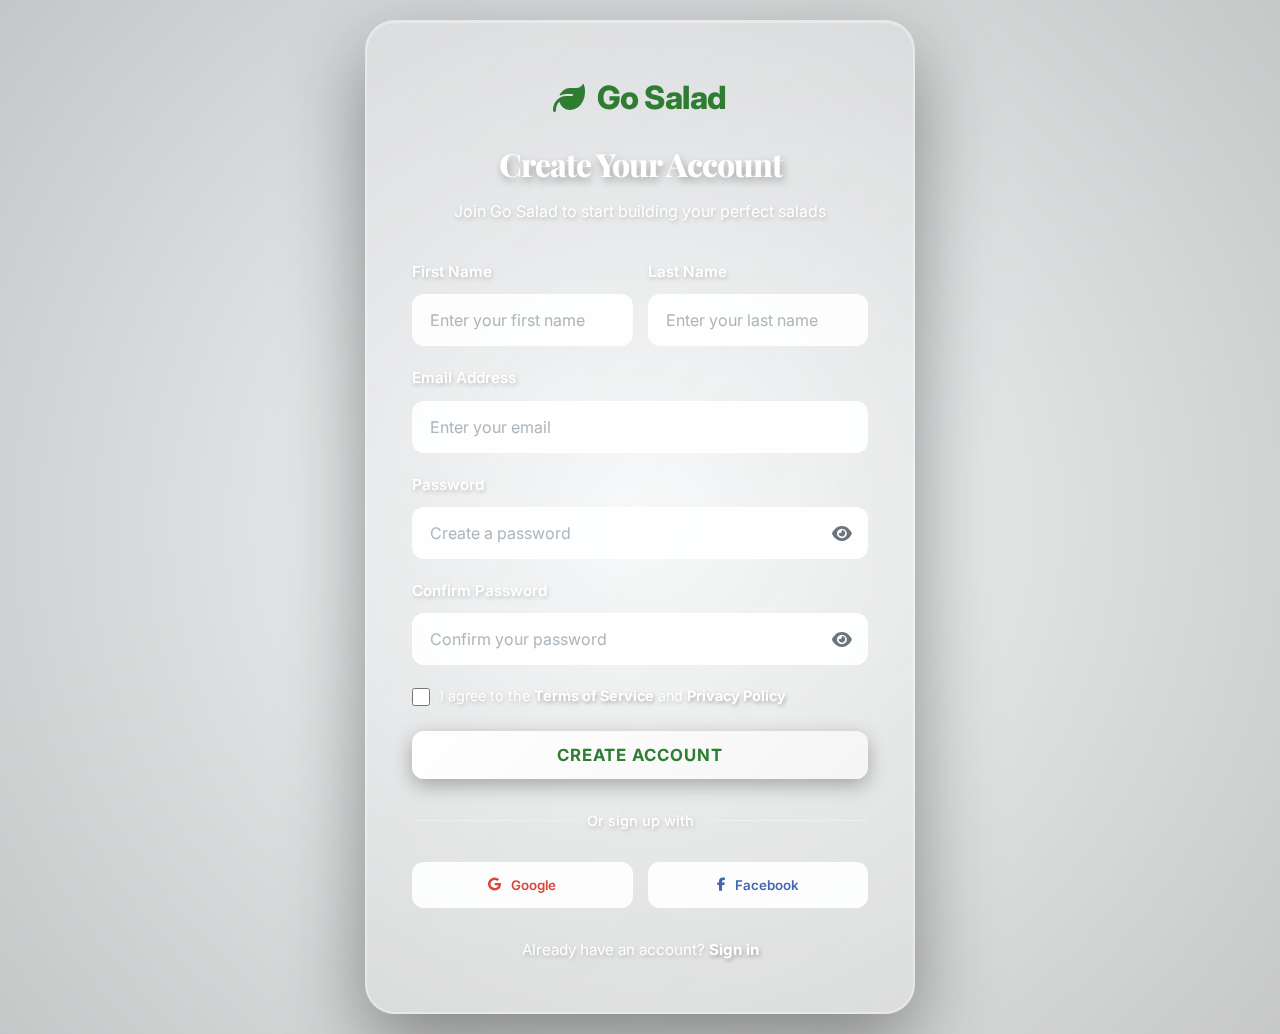
<file: go salad menu/signup.html>
<!DOCTYPE html>
<html lang="en">
<head>
    <meta charset="UTF-8">
    <meta name="viewport" content="width=device-width, initial-scale=1.0">
    <title>Sign Up - FreshGreens</title>
    <link rel="stylesheet" href="https://cdnjs.cloudflare.com/ajax/libs/font-awesome/6.4.0/css/all.min.css">
    <link rel="stylesheet" href="style.css">
    <style>
        @import url('https://fonts.googleapis.com/css2?family=Playfair+Display:wght@700;800;900&family=Inter:wght@300;400;500;600;700&display=swap');

.auth-container {
    min-height: 100vh;
    display: flex;
    align-items: center;
    justify-content: center;
    background: 
        url('https://colorfulrecipes.com/wp-content/uploads/2016/04/rainbow-fresh-chopped-salad-2.jpg');
    background-size: cover;
    background-position: center;
    background-attachment: fixed;
    padding: 20px;
    position: relative;
}

.auth-container::before {
    content: '';
    position: absolute;
    top: 0;
    left: 0;
    right: 0;
    bottom: 0;
    background: radial-gradient(circle at 50% 50%, transparent 0%, rgba(0,0,0,0.2) 100%);
    z-index: 0;
}

.auth-card {
    background: linear-gradient(135deg, 
        rgba(255, 255, 255, 0.18) 0%, 
        rgba(255, 255, 255, 0.12) 50%,
        rgba(255, 255, 255, 0.15) 100%);
    backdrop-filter: blur(10px);
    -webkit-backdrop-filter: blur(10px);
    border-radius: 30px;
    box-shadow: 
        0 30px 80px rgba(0, 0, 0, 0.4),
        inset 0 1px 1px rgba(255, 255, 255, 0.4);
    padding: 50px 45px;
    width: 100%;
    max-width: 550px;
    border: 2px solid rgba(255, 255, 255, 0.3);
    position: relative;
    z-index: 1;
    animation: fadeInUp 0.6s ease-out;
}

@keyframes fadeInUp {
    from {
        opacity: 0;
        transform: translateY(30px);
    }
    to {
        opacity: 1;
        transform: translateY(0);
    }
}

.auth-header {
    text-align: center;
    margin-bottom: 35px;
}

.auth-logo {
    display: flex;
    align-items: center;
    justify-content: center;
    gap: 12px;
    font-size: 2rem;
    font-weight: 800;
    color: var(--primary);
    margin-bottom: 15px;
    font-family: 'Playfair Display', serif;
    letter-spacing: -0.5px;
}

.auth-logo i {
    font-size: 2rem;
}

.auth-title {
    font-size: 2rem;
    font-weight: 800;
    color: #ffffff;
    margin-bottom: 10px;
    font-family: 'Playfair Display', serif;
    letter-spacing: -1px;
    text-shadow: 2px 4px 8px rgba(0,0,0,0.3);
}

.auth-subtitle {
    color: #ffffff;
    font-size: 1rem;
    font-weight: 400;
    font-family: 'Inter', sans-serif;
    line-height: 1.6;
    text-shadow: 1px 2px 4px rgba(0,0,0,0.2);
}

.form-group {
    margin-bottom: 20px;
}

.form-label {
    display: block;
    margin-bottom: 10px;
    font-weight: 600;
    color: #ffffff;
    font-size: 0.95rem;
    font-family: 'Inter', sans-serif;
    text-shadow: 1px 2px 4px rgba(0,0,0,0.2);
}

.form-input {
    width: 100%;
    padding: 14px 16px;
    border: 2px solid rgba(255, 255, 255, 0.3);
    border-radius: 12px;
    font-size: 1rem;
    font-family: 'Inter', sans-serif;
    transition: all 0.3s cubic-bezier(0.4, 0, 0.2, 1);
    background: rgba(255, 255, 255, 0.9);
}

.form-input:focus {
    outline: none;
    border-color: rgba(255, 255, 255, 0.6);
    box-shadow: 0 0 0 4px rgba(255, 255, 255, 0.2);
    transform: translateY(-1px);
    background: rgba(255, 255, 255, 0.95);
}

.form-input::placeholder {
    color: #adb5bd;
}

.password-toggle {
    position: absolute;
    right: 16px;
    top: 50%;
    transform: translateY(-50%);
    background: none;
    border: none;
    color: var(--gray);
    cursor: pointer;
    font-size: 1.1rem;
    transition: color 0.3s;
}

.password-toggle:hover {
    color: var(--primary);
}

.password-container {
    position: relative;
}

.auth-footer {
    text-align: center;
    margin-top: 30px;
}

.auth-footer p {
    font-family: 'Inter', sans-serif;
    color: #ffffff;
    font-size: 0.95rem;
    text-shadow: 1px 2px 4px rgba(0,0,0,0.2);
}

.auth-link {
    color: #ffffff;
    text-decoration: none;
    font-weight: 700;
    transition: all 0.3s;
    text-shadow: 1px 2px 4px rgba(0,0,0,0.3);
}

.auth-link:hover {
    color: #f0f0f0;
    text-decoration: underline;
}

.btn-full {
    width: 100%;
    padding: 14px;
    font-size: 1.05rem;
    font-weight: 700;
    border-radius: 12px;
    text-transform: uppercase;
    letter-spacing: 1px;
    background: linear-gradient(135deg, #ffffff 0%, #f5f5f5 100%);
    color: var(--primary);
    border: none;
    cursor: pointer;
    transition: all 0.4s cubic-bezier(0.4, 0, 0.2, 1);
    box-shadow: 0 6px 20px rgba(0, 0, 0, 0.3);
    font-family: 'Inter', sans-serif;
}

.btn-full:hover {
    transform: translateY(-3px) scale(1.02);
    box-shadow: 0 10px 30px rgba(0, 0, 0, 0.4);
    background: linear-gradient(135deg, #ffffff 0%, #ffffff 100%);
}

.btn-full:active {
    transform: translateY(-1px);
}

.divider {
    display: flex;
    align-items: center;
    margin: 30px 0;
    color: #ffffff;
}

.divider::before,
.divider::after {
    content: "";
    flex: 1;
    border-bottom: 1px solid rgba(255, 255, 255, 0.3);
}

.divider-text {
    padding: 0 15px;
    font-size: 0.9rem;
    font-family: 'Inter', sans-serif;
    font-weight: 500;
    text-shadow: 1px 2px 4px rgba(0,0,0,0.2);
}

.social-login {
    display: flex;
    gap: 15px;
    margin-bottom: 25px;
}

.social-btn {
    flex: 1;
    display: flex;
    align-items: center;
    justify-content: center;
    gap: 10px;
    padding: 13px;
    border: 2px solid rgba(255, 255, 255, 0.4);
    border-radius: 12px;
    background: rgba(255, 255, 255, 0.9);
    color: var(--dark);
    font-weight: 600;
    font-family: 'Inter', sans-serif;
    cursor: pointer;
    transition: all 0.3s cubic-bezier(0.4, 0, 0.2, 1);
}

.social-btn:hover {
    background: rgba(255, 255, 255, 0.95);
    transform: translateY(-2px);
    box-shadow: 0 6px 20px rgba(0, 0, 0, 0.2);
    border-color: rgba(255, 255, 255, 0.6);
}

.social-btn.google {
    color: #DB4437;
}

.social-btn.google:hover {
    border-color: rgba(219, 68, 55, 0.5);
}

.social-btn.facebook {
    color: #4267B2;
}

.social-btn.facebook:hover {
    border-color: rgba(66, 103, 178, 0.5);
}

.error-message {
    color: #ff6b6b;
    font-size: 0.85rem;
    margin-top: 6px;
    display: none;
    font-family: 'Inter', sans-serif;
    font-weight: 600;
    text-shadow: 1px 1px 2px rgba(0,0,0,0.2);
}

.form-row {
    display: flex;
    gap: 15px;
}

.form-row .form-group {
    flex: 1;
}

.terms {
    display: flex;
    align-items: flex-start;
    gap: 10px;
    margin-bottom: 24px;
}

.terms input[type="checkbox"] {
    margin-top: 3px;
    width: 18px;
    height: 18px;
    cursor: pointer;
    accent-color: #ffffff;
}

.terms label {
    font-size: 0.9rem;
    color: #ffffff;
    font-family: 'Inter', sans-serif;
    line-height: 1.5;
    text-shadow: 1px 2px 4px rgba(0,0,0,0.2);
}

.terms a {
    color: #ffffff;
    text-decoration: none;
    font-weight: 700;
    text-shadow: 1px 2px 4px rgba(0,0,0,0.3);
}

.terms a:hover {
    text-decoration: underline;
    color: #f0f0f0;
}

/* Responsive Design */
@media (max-width: 480px) {
    .auth-card {
        padding: 40px 30px;
        border-radius: 20px;
        max-width: 100%;
    }
    
    .auth-title {
        font-size: 1.75rem;
    }
    
    .auth-logo {
        font-size: 1.75rem;
    }
    
    .social-login {
        flex-direction: column;
    }
    
    .form-row {
        flex-direction: column;
        gap: 0;
    }
    
    .form-input {
        padding: 12px 14px;
    }
    
    .form-group {
        margin-bottom: 18px;
    }
}
    </style>
</head>
<body>
    <div class="auth-container">
        <div class="auth-card">
            <div class="auth-header">
                <div class="auth-logo">
                    <i class="fas fa-leaf"></i>
                    <span>Go Salad</span>
                </div>
                <h2 class="auth-title">Create Your Account</h2>
                <p class="auth-subtitle">Join Go Salad to start building your perfect salads</p>
            </div>
            
            <form id="signupForm">
                <div class="form-row">
                    <div class="form-group">
                        <label for="firstName" class="form-label">First Name</label>
                        <input type="text" id="firstName" class="form-input" placeholder="Enter your first name" required>
                        <div class="error-message" id="firstNameError">Please enter your first name</div>
                    </div>
                    
                    <div class="form-group">
                        <label for="lastName" class="form-label">Last Name</label>
                        <input type="text" id="lastName" class="form-input" placeholder="Enter your last name" required>
                        <div class="error-message" id="lastNameError">Please enter your last name</div>
                    </div>
                </div>
                
                <div class="form-group">
                    <label for="email" class="form-label">Email Address</label>
                    <input type="email" id="email" class="form-input" placeholder="Enter your email" required>
                    <div class="error-message" id="emailError">Please enter a valid email address</div>
                </div>
                
                <div class="form-group">
                    <label for="password" class="form-label">Password</label>
                    <div class="password-container">
                        <input type="password" id="password" class="form-input" placeholder="Create a password" required>
                        <button type="button" class="password-toggle" id="togglePassword">
                            <i class="fas fa-eye"></i>
                        </button>
                    </div>
                    <div class="error-message" id="passwordError">Password must be at least 6 characters</div>
                </div>
                
                <div class="form-group">
                    <label for="confirmPassword" class="form-label">Confirm Password</label>
                    <div class="password-container">
                        <input type="password" id="confirmPassword" class="form-input" placeholder="Confirm your password" required>
                        <button type="button" class="password-toggle" id="toggleConfirmPassword">
                            <i class="fas fa-eye"></i>
                        </button>
                    </div>
                    <div class="error-message" id="confirmPasswordError">Passwords do not match</div>
                </div>
                
                <div class="terms">
                    <input type="checkbox" id="terms" required>
                    <label for="terms">I agree to the <a href="#">Terms of Service</a> and <a href="#">Privacy Policy</a></label>
                </div>
                
                <button type="submit" class="btn btn-primary btn-full">Create Account</button>
            </form>
            
            <div class="divider">
                <span class="divider-text">Or sign up with</span>
            </div>
            
            <div class="social-login">
                <button type="button" class="social-btn google">
                    <i class="fab fa-google"></i>
                    Google
                </button>
                <button type="button" class="social-btn facebook">
                    <i class="fab fa-facebook-f"></i>
                    Facebook
                </button>
            </div>
            
            <div class="auth-footer">
                <p>Already have an account? <a href="login.html" class="auth-link">Sign in</a></p>
            </div>
        </div>
    </div>

    <script src="database.js"></script>
    <script src="auth.js"></script>
    <script>
        // Password toggle functionality
        document.getElementById('togglePassword').addEventListener('click', function() {
            const passwordInput = document.getElementById('password');
            const icon = this.querySelector('i');
            
            if (passwordInput.type === 'password') {
                passwordInput.type = 'text';
                icon.classList.remove('fa-eye');
                icon.classList.add('fa-eye-slash');
            } else {
                passwordInput.type = 'password';
                icon.classList.remove('fa-eye-slash');
                icon.classList.add('fa-eye');
            }
        });
        
        document.getElementById('toggleConfirmPassword').addEventListener('click', function() {
            const passwordInput = document.getElementById('confirmPassword');
            const icon = this.querySelector('i');
            
            if (passwordInput.type === 'password') {
                passwordInput.type = 'text';
                icon.classList.remove('fa-eye');
                icon.classList.add('fa-eye-slash');
            } else {
                passwordInput.type = 'password';
                icon.classList.remove('fa-eye-slash');
                icon.classList.add('fa-eye');
            }
        });
        
        // Form validation
        document.getElementById('signupForm').addEventListener('submit', function(e) {
            e.preventDefault();
            
            const firstName = document.getElementById('firstName').value;
            const lastName = document.getElementById('lastName').value;
            // Normalize email to avoid case/whitespace mismatch
            const email = document.getElementById('email').value.trim().toLowerCase();
            const password = document.getElementById('password').value;
            const confirmPassword = document.getElementById('confirmPassword').value;
            const terms = document.getElementById('terms').checked;
            
            const firstNameError = document.getElementById('firstNameError');
            const lastNameError = document.getElementById('lastNameError');
            const emailError = document.getElementById('emailError');
            const passwordError = document.getElementById('passwordError');
            const confirmPasswordError = document.getElementById('confirmPasswordError');
            
            let isValid = true;
            
            // Validate first name
            if (!firstName) {
                firstNameError.style.display = 'block';
                isValid = false;
            } else {
                firstNameError.style.display = 'none';
            }
            
            // Validate last name
            if (!lastName) {
                lastNameError.style.display = 'block';
                isValid = false;
            } else {
                lastNameError.style.display = 'none';
            }
            
            // Validate email
            if (!email || !isValidEmail(email)) {
                emailError.style.display = 'block';
                isValid = false;
            } else {
                emailError.style.display = 'none';
            }
            
            // Validate password
            if (!password || password.length < 6) {
                passwordError.style.display = 'block';
                isValid = false;
            } else {
                passwordError.style.display = 'none';
            }
            
            // Validate confirm password
            if (password !== confirmPassword) {
                confirmPasswordError.style.display = 'block';
                isValid = false;
            } else {
                confirmPasswordError.style.display = 'none';
            }
            
            // Validate terms
            if (!terms) {
                window.showModalNotification('Please agree to the Terms of Service and Privacy Policy', { stayOpen: true });
                isValid = false;
            }
            
            if (isValid) {
                // Check if email already exists
                if (isEmailRegistered(email)) {
                    window.showModalNotification('This email is already registered. Please use a different email or login.', { stayOpen: true });
                    return;
                }
                
                // In a real app, you would send this to your backend
                registerUser(firstName, lastName, email, password);
            }
        });
        
        function isValidEmail(email) {
            const emailRegex = /^[^\s@]+@[^\s@]+\.[^\s@]+$/;
            return emailRegex.test(email);
        }
        
        function isEmailRegistered(email) {
            const users = JSON.parse(localStorage.getItem('freshgreens_users')) || [];
            return users.some(user => user.email && user.email.toLowerCase() === email);
        }
        
        function registerUser(firstName, lastName, email, password) {
            // Create user object
            const user = {
                id: Date.now().toString(),
                firstName,
                lastName,
                email: email.trim().toLowerCase(), // store normalized email
                password, // In a real app, this would be hashed
                joinDate: new Date().toISOString(),
                preferences: {
                    dietary: [],
                    favorites: []
                },
                orderHistory: []
            };
            
            // Get existing users or initialize empty array
            const users = JSON.parse(localStorage.getItem('freshgreens_users')) || [];
            
            // Add new user
            users.push(user);
            
            // Save to localStorage
            localStorage.setItem('freshgreens_users', JSON.stringify(users));
            
            // Store current user session
            localStorage.setItem('freshgreens_current_user', JSON.stringify(user));
            
            // Show success message
            window.showModalNotification('Account created successfully! Welcome to FreshGreens.', { autoClose: 900 });
            // Redirect to account page after the modal appears briefly
            setTimeout(() => window.location.href = 'account.html', 900);
        }
        
        // Check if user is already logged in
        window.addEventListener('DOMContentLoaded', function() {
            const currentUser = localStorage.getItem('freshgreens_current_user');
            if (currentUser) {
                window.location.href = 'account.html';
            }
        });
    </script>
</body>
</html>
</file>
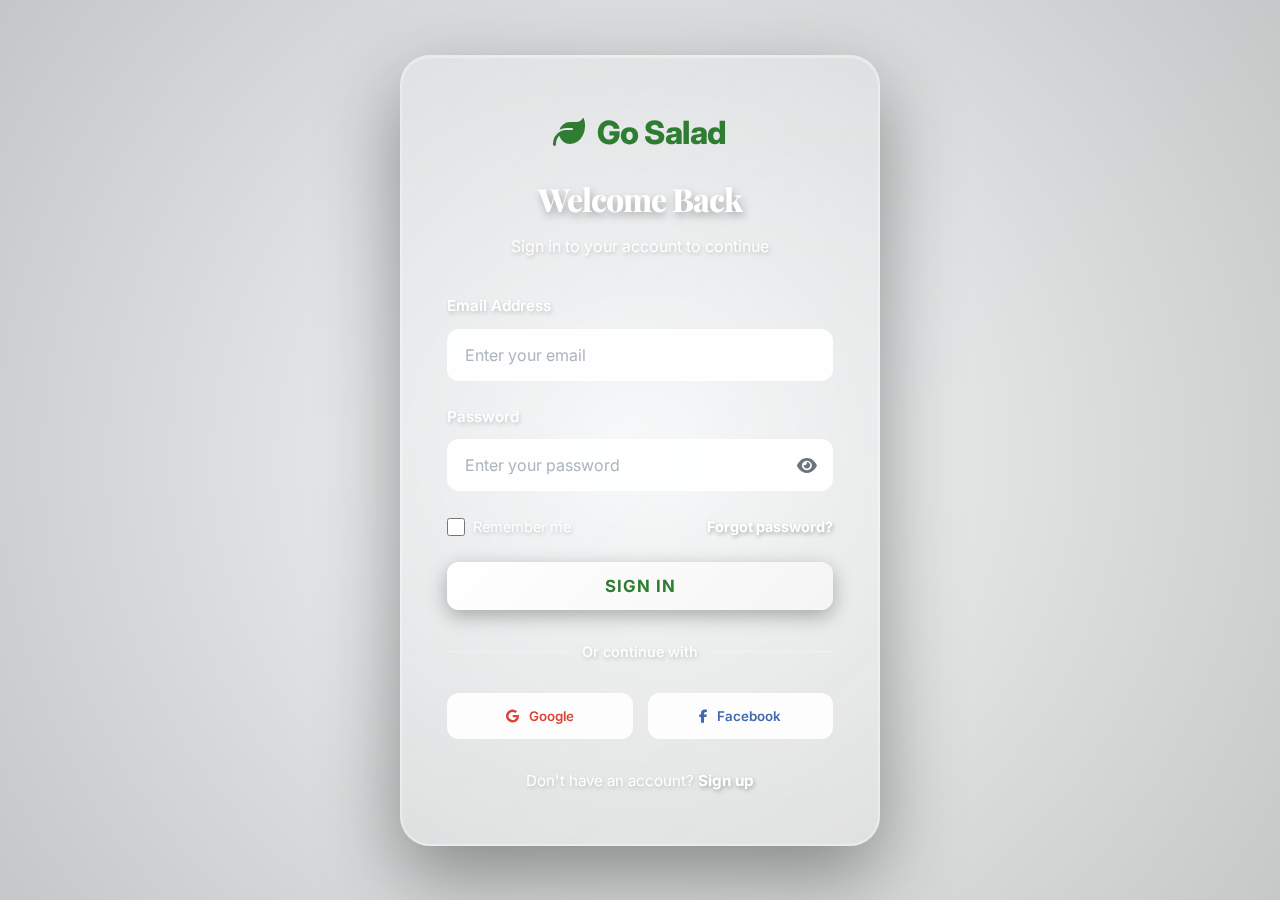
<file: go salad menu/staff-inventory.html>
<!DOCTYPE html>
<html lang="en">
<head>
    <meta charset="UTF-8">
    <meta name="viewport" content="width=device-width, initial-scale=1.0">
    <title>Inventory Management - FreshGreens</title>
    <link rel="stylesheet" href="https://cdnjs.cloudflare.com/ajax/libs/font-awesome/6.4.0/css/all.min.css">
    <link rel="stylesheet" href="style.css">
    <link rel="stylesheet" href="employee.css">
</head>
<body>
    <!-- Header -->
    <header>
        <div class="container">
            <nav class="navbar">
                <div class="logo">
                    <i class="fas fa-leaf"></i>
                    <span>Go Salad</span>
                    <span class="staff-badge-nav">Staff</span>
                </div>
                <div class="nav-links">
                    <a href="employee.html">Dashboard</a>
                    <a href="staff-orders.html">Orders</a>
                    <a href="staff-inventory.html" class="active">Inventory</a>
                </div>
                <div class="nav-actions">
                    <span id="staffWelcome">Welcome, Staff</span>
                    <button class="btn btn-outline" id="logoutBtn">Logout</button>
                </div>
            </nav>
        </div>
    </header>

    <div class="container dashboard-container">
        <div class="dashboard-header">
            <div class="staff-info">
                <h1>Inventory Management</h1>
                <div class="staff-role">Track and manage inventory items</div>
            </div>
            <div class="staff-actions">
                <button class="btn btn-primary" id="refreshInventoryBtn">
                    <i class="fas fa-sync-alt"></i> Refresh
                </button>
                <button class="btn btn-success" id="addItemBtn">
                    <i class="fas fa-plus"></i> Add Item
                </button>
            </div>
        </div>

        <div class="inventory-stats">
            <div class="stat-card">
                <div class="stat-icon">
                    <i class="fas fa-boxes"></i>
                </div>
                <div class="stat-number" id="totalItems">0</div>
                <div class="stat-label">Total Items</div>
            </div>
            <div class="stat-card">
                <div class="stat-icon">
                    <i class="fas fa-exclamation-triangle"></i>
                </div>
                <div class="stat-number" id="lowStockItems">0</div>
                <div class="stat-label">Low Stock</div>
            </div>
            <div class="stat-card">
                <div class="stat-icon">
                    <i class="fas fa-times-circle"></i>
                </div>
                <div class="stat-number" id="outOfStockItems">0</div>
                <div class="stat-label">Out of Stock</div>
            </div>
            <div class="stat-card">
                <div class="stat-icon">
                    <i class="fas fa-coins"></i>
                </div>
                <div class="stat-number" id="totalValue">₱0</div>
                <div class="stat-label">Total Value (₱)</div>
            </div>
        </div>

        <div class="inventory-controls">
            <div class="search-section">
                <input type="text" id="inventorySearch" placeholder="Search inventory..." class="search-input">
                <button class="btn btn-primary" id="searchInventoryBtn">
                    <i class="fas fa-search"></i> Search
                </button>
            </div>

            <div class="filter-section">
                <select id="categoryFilter">
                    <option value="all">All Categories</option>
                    <option value="vegetable">Vegetable</option>
                    <option value="fruit">Fruit</option>
                    <option value="protein">Protein</option>
                    <option value="sauce">Sauce</option>
                    <option value="salad bowl">Salad Bowl</option>
                    <option value="toppings">Toppings</option>
                </select>
                
                <select id="stockStatusFilter">
                    <option value="all">All Stock Status</option>
                    <option value="in-stock">In Stock</option>
                    <option value="low-stock">Low Stock</option>
                    <option value="out-of-stock">Out of Stock</option>
                </select>
            </div>

            
            <table class="inventory-table">
                <thead>
                    <tr>
                        <th>Item Name</th>
                        <th>Category</th>
                        <th>Current Stock</th>
                        <th>Min Stock</th>
                        <th>Unit</th>
                        <th>Price (₱)</th>
                        <th>Status</th>
                        <th>Last Updated</th>
                        <th>Actions</th>
                    </tr>
                </thead>
                <tbody id="inventoryTableBody">
                    <!-- Inventory items will be loaded here -->
                </tbody>
            </table>
        </div>
    </div>

    <!-- Add/Edit Item Modal -->
    <div id="itemModal" class="modal">
        <div class="modal-content">
            <div class="modal-header">
                <h2 id="itemModalTitle">Add New Item</h2>
                <span class="close-modal">&times;</span>
            </div>
            <div class="modal-body">
                <form id="itemForm">
                    <div class="form-group">
                        <label for="itemName">Item Name *</label>
                        <input type="text" id="itemName" required>
                    </div>
                    
                    <div class="form-row">
                        <div class="form-group">
                            <label for="itemCategory">Category *</label>
                            <select id="itemCategory" required>
                                <option value="vegetables">Vegetables</option>
                                <option value="fruits">Fruits</option>
                                <option value="proteins">Proteins</option>
                                <option value="dairy">Dairy</option>
                                <option value="grains">Grains</option>
                                <option value="beverages">Beverages</option>
                                <option value="other">Other</option>
                            </select>
                        </div>
                        
                        <div class="form-group">
                            <label for="itemUnit">Unit *</label>
                            <select id="itemUnit" required>
                                <option value="kg">Kilogram (kg)</option>
                                <option value="g">Gram (g)</option>
                                <option value="lb">Pound (lb)</option>
                                <option value="oz">Ounce (oz)</option>
                                <option value="l">Liter (L)</option>
                                <option value="ml">Milliliter (ml)</option>
                                <option value="piece">Piece</option>
                                <option value="bunch">Bunch</option>
                                <option value="pack">Pack</option>
                            </select>
                        </div>
                    </div>
                    
                    <div class="form-row">
                        <div class="form-group">
                            <label for="currentStock">Current Stock *</label>
                            <input type="number" id="currentStock" step="0.01" required>
                        </div>
                        
                        <div class="form-group">
                            <label for="minStock">Minimum Stock *</label>
                            <input type="number" id="minStock" step="0.01" required>
                        </div>
                    </div>
                    
                    <div class="form-row">
                        <div class="form-group">
                            <label for="itemPrice">Price per Unit (₱) *</label>
                            <input type="number" id="itemPrice" step="0.01" required>
                        </div>
                        
                        <div class="form-group">
                            <label for="supplier">Supplier</label>
                            <input type="text" id="supplier">
                        </div>
                    </div>
                    
                    <div class="form-group">
                        <label for="itemDescription">Description</label>
                        <textarea id="itemDescription" rows="3"></textarea>
                    </div>
                    
                    <div class="form-actions">
                        <button type="button" class="btn btn-outline" id="cancelItemBtn">Cancel</button>
                        <button type="submit" class="btn btn-primary">Save Item</button>
                    </div>
                </form>
            </div>
        </div>
    </div>

    <script src="database.js"></script>
    <!-- Debug panel for inventory (visible only during development) -->
    <div id="inventoryDebug" style="position:fixed;right:10px;bottom:10px;background:#fff;border:1px solid #ddd;padding:10px;max-width:320px;max-height:300px;overflow:auto;z-index:9999;display:none;">
        <strong>Inventory Debug</strong>
        <pre id="inventoryDebugContent" style="font-size:12px;white-space:pre-wrap;"></pre>
        <button id="toggleDebugBtn" class="btn btn-outline" style="margin-top:8px;">Hide</button>
    </div>
    <script src="staff-inventory.js"></script>
</body>
</html>
</file>
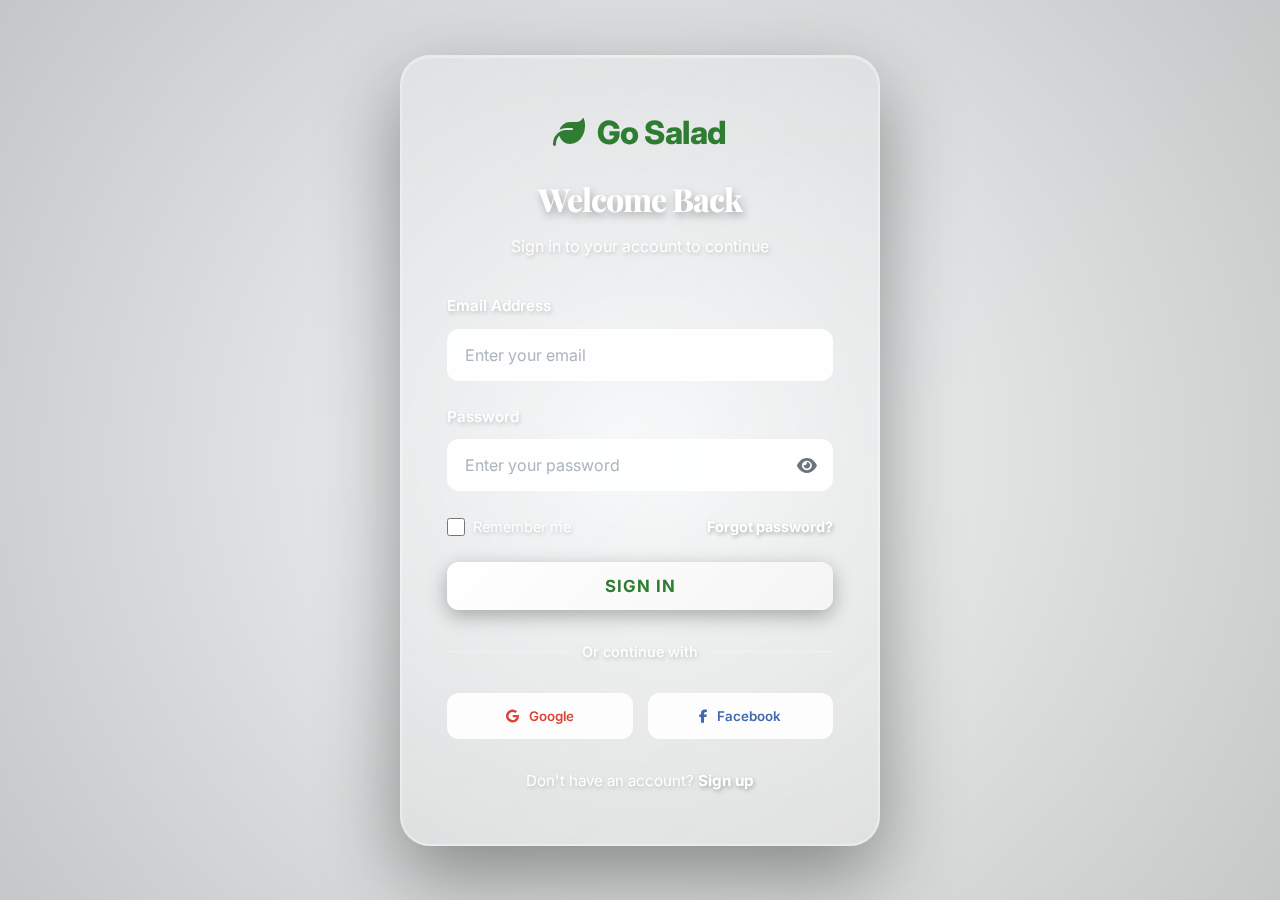
<file: go salad menu/staff-orders.html>
<!DOCTYPE html>
<html lang="en">
<head>
    <meta charset="UTF-8">
    <meta name="viewport" content="width=device-width, initial-scale=1.0">
    <title>Order Management - FreshGreens</title>
    <link rel="stylesheet" href="https://cdnjs.cloudflare.com/ajax/libs/font-awesome/6.4.0/css/all.min.css">
    <link rel="stylesheet" href="style.css">
    <link rel="stylesheet" href="employee.css">
</head>
<body>
    <!-- Header -->
    <header>
        <div class="container">
            <nav class="navbar">
                <div class="logo">
                    <i class="fas fa-leaf"></i>
                    <span>Go Salad</span>
                    <span class="staff-badge-nav">Staff</span>
                </div>
                <div class="nav-links">
                    <a href="employee.html">Dashboard</a>
                    <a href="staff-orders.html" class="active">Orders</a>
                    <a href="staff-inventory.html">Inventory</a>
                </div>
                <div class="nav-actions">
                    <span id="staffWelcome">Welcome, Staff</span>
                    <button class="btn btn-outline" id="logoutBtn">Logout</button>
                </div>
            </nav>
        </div>
    </header>

    <div class="container dashboard-container">
        <div class="dashboard-header">
            <div class="staff-info">
                <h1>Order Management</h1>
                <div class="staff-role">Manage and track all orders</div>
            </div>
            <div class="staff-actions">
                <button class="btn btn-primary" id="refreshOrdersBtn">
                    <i class="fas fa-sync-alt"></i> Refresh
                </button>
                <button class="btn btn-success" id="newOrderBtn">
                    <i class="fas fa-plus"></i> New Order
                </button>
            </div>
        </div>

        <div class="orders-controls">
            <div class="filters-section">
                <div class="filter-group">
                    <label>Status:</label>
                    <select id="statusFilter">
                        <option value="all">All Status</option>
                        <option value="pending">Pending</option>
                        <option value="preparing">Preparing</option>
                        <option value="ready">Ready</option>
                        <option value="delivery">Out for Delivery</option>
                        <option value="completed">Completed</option>
                        <option value="cancelled">Cancelled</option>
                    </select>
                </div>
                <div class="filter-group">
                    <label>Priority:</label>
                    <select id="orderPriorityFilter">
                        <option value="all">All Priorities</option>
                        <option value="high">High</option>
                        <option value="medium">Medium</option>
                        <option value="low">Low</option>
                    </select>
                </div>
                <div class="filter-group">
                    <label>Date Range:</label>
                    <input type="date" id="startDate">
                    <span>to</span>
                    <input type="date" id="endDate">
                </div>
                <button class="btn btn-primary" id="applyOrderFilters">Apply Filters</button>
                <button class="btn btn-outline" id="resetFilters">Reset</button>
            </div>
            
            <div class="search-section">
                <input type="text" id="orderSearch" placeholder="Search orders by ID, customer, or items..." class="search-input">
                <button class="btn btn-primary" id="searchOrdersBtn">
                    <i class="fas fa-search"></i> Search
                </button>
            </div>
        </div>

        <div class="orders-table-container">
            <table class="orders-table">
                <thead>
                    <tr>
                        <th>Order ID</th>
                        <th>Customer</th>
                        <th>Items</th>
                        <th>Status</th>
                        <th>Priority</th>
                        <th>Order Time</th>
                        <th>Actions</th>
                    </tr>
                </thead>
                <tbody id="ordersTableBody">
                    <!-- Orders will be loaded here -->
                </tbody>
            </table>
        </div>

        <div class="pagination" id="ordersPagination">
            <!-- Pagination will be loaded here -->
        </div>
    </div>

    <!-- Order Details Modal -->
    <div id="orderDetailsModal" class="modal">
        <div class="modal-content">
            <div class="modal-header">
                <h2>Order Details</h2>
                <span class="close-modal">&times;</span>
            </div>
            <div class="modal-body" id="orderDetailsContent">
                <!-- Order details will be loaded here -->
            </div>
        </div>
    </div>

    <!-- Update Status Modal -->
    <div id="updateStatusModal" class="modal">
        <div class="modal-content">
            <div class="modal-header">
                <h2>Update Order Status</h2>
                <span class="close-modal">&times;</span>
            </div>
            <div class="modal-body">
                <form id="updateStatusForm">
                    <div class="form-group">
                        <label for="updateOrderId">Order ID:</label>
                        <input type="text" id="updateOrderId" readonly>
                    </div>
                    <div class="form-group">
                        <label for="updateStatusSelect">New Status:</label>
                        <select id="updateStatusSelect" required>
                            <option value="">Select Status</option>
                            <option value="pending">Pending</option>
                            <option value="preparing">Preparing</option>
                            <option value="ready">Ready for Pickup</option>
                            <option value="delivery">Out for Delivery</option>
                            <option value="completed">Completed</option>
                            <option value="cancelled">Cancelled</option>
                        </select>
                    </div>
                    <div class="form-group">
                        <label for="updateOrderNotes">Notes (Optional):</label>
                        <textarea id="updateOrderNotes" rows="3" placeholder="Add notes about this order..."></textarea>
                    </div>
                    <div style="display: flex; gap: 10px; margin-top: 20px;">
                        <button type="submit" class="btn btn-primary">Update Status</button>
                        <button type="button" class="btn btn-outline close-modal">Cancel</button>
                    </div>
                </form>
            </div>
        </div>
    </div>

    <script src="database.js"></script>
    <script src="staff-orders.js"></script>
</body>
</html>
</file>
<file: go salad menu/style.css>
@import url('https://fonts.googleapis.com/css2?family=Playfair+Display:wght@700;800;900&family=Inter:wght@300;400;500;600;700&display=swap');

* {
    margin: 0;
    padding: 0;
    box-sizing: border-box;
    font-family: 'Inter', -apple-system, BlinkMacSystemFont, 'Segoe UI', sans-serif;
}

:root {
    --primary: #2e7d32;
    --primary-light: #4caf50;
    --primary-dark: #1b5e20;
    --secondary: #ff9800;
    --light: #f8f9fa;
    --dark: #212529;
    --gray: #6c757d;
    --light-gray: #e9ecef;
    --shadow-sm: 0 2px 8px rgba(0,0,0,0.06);
    --shadow-md: 0 4px 20px rgba(0,0,0,0.08);
    --shadow-lg: 0 8px 30px rgba(0,0,0,0.12);
    --transition: all 0.3s cubic-bezier(0.4, 0, 0.2, 1);
}

body {
    background: linear-gradient(135deg, #f5f7fa 0%, #f8faf9 100%);
    color: var(--dark);
    line-height: 1.6;
}

.container {
    width: 100%;
    max-width: 1200px;
    margin: 0 auto;
    padding: 0 20px;
}

/* Header & Navigation */
header {
    background: rgba(255, 255, 255, 0.95);
    backdrop-filter: blur(10px);
    box-shadow: var(--shadow-sm);
    position: sticky;
    top: 0;
    z-index: 100;
    border-bottom: 1px solid rgba(46, 125, 50, 0.1);
}

.navbar {
    display: flex;
    justify-content: space-between;
    align-items: center;
    padding: 15px 0;
}

.logo {
    display: flex;
    align-items: center;
    gap: 10px;
    font-size: 1.6rem;
    font-weight: 800;
    color: var(--primary);
    font-family: 'Playfair Display', serif;
    letter-spacing: -0.5px;
}

.logo i {
    font-size: 1.8rem;
}

.nav-links {
    display: flex;
    gap: 25px;
}

.nav-links a {
    text-decoration: none;
    color: var(--dark);
    font-weight: 500;
    transition: var(--transition);
    position: relative;
    padding-bottom: 2px;
}

.nav-links a::after {
    content: '';
    position: absolute;
    bottom: 0;
    left: 0;
    width: 0;
    height: 2px;
    background: var(--primary);
    transition: width 0.3s ease;
}

.nav-links a:hover::after, .nav-links a.active::after {
    width: 100%;
}

.nav-links a:hover, .nav-links a.active {
    color: var(--primary);
}

.nav-actions {
    display: flex;
    gap: 15px;
    align-items: center;
}

.btn {
    padding: 10px 24px;
    border-radius: 8px;
    font-weight: 600;
    cursor: pointer;
    transition: var(--transition);
    border: none;
    text-transform: uppercase;
    letter-spacing: 0.5px;
    font-size: 0.9rem;
    box-shadow: var(--shadow-sm);
}

.btn-primary {
    background: linear-gradient(135deg, var(--primary) 0%, var(--primary-dark) 100%);
    color: white;
}

.btn-primary:hover {
    transform: translateY(-2px);
    box-shadow: var(--shadow-md);
}

.btn-outline {
    background-color: transparent;
    border: 2px solid var(--primary);
    color: var(--primary);
    box-shadow: none;
}

.btn-outline:hover {
    background-color: var(--primary);
    color: white;
    transform: translateY(-2px);
}

.cart-icon {
    position: relative;
    font-size: 1.2rem;
    color: var(--dark);
}

.cart-count {
    position: absolute;
    top: -8px;
    right: -8px;
    background-color: var(--secondary);
    color: white;
    border-radius: 50%;
    width: 18px;
    height: 18px;
    font-size: 0.7rem;
    display: flex;
    align-items: center;
    justify-content: center;
}

/* Hero Section */
.hero {
    background:
        url('https://colorfulrecipes.com/wp-content/uploads/2016/04/rainbow-fresh-chopped-salad-2.jpg');
    background-size: cover;
    background-position: center;
    background-repeat: no-repeat;
    background-attachment: fixed;
    
    font-family: 'Inter', sans-serif;
    color: #ffffff;

    padding: 160px 20px;
    text-align: center;

    display: flex;
    justify-content: center;
    align-items: center;
    position: relative;
    min-height: 600px;
}

.hero::before {
    content: '';
    position: absolute;
    top: 0;
    left: 0;
    right: 0;
    bottom: 0;
    background: radial-gradient(circle at 50% 50%, transparent 0%, rgba(0,0,0,0.2) 100%);
    z-index: 0;
}

.hero .container {
    position: relative;
    z-index: 1;
    background: linear-gradient(135deg, 
        rgba(255, 255, 255, 0.25) 0%, 
        rgba(255, 255, 255, 0.15) 50%,
        rgba(255, 255, 255, 0.2) 100%);
    backdrop-filter: blur(20px);
    -webkit-backdrop-filter: blur(20px);
    padding: 70px 60px;
    border-radius: 30px;
    border: 2px solid rgba(255, 255, 255, 0.3);
    box-shadow: 
        0 30px 80px rgba(0, 0, 0, 0.4),
        inset 0 1px 1px rgba(255, 255, 255, 0.4);
    max-width: 900px;
    animation: fadeInUp 0.8s ease-out;
}

@keyframes fadeInUp {
    from {
        opacity: 0;
        transform: translateY(30px);
    }
    to {
        opacity: 1;
        transform: translateY(0);
    }
}

.hero h1 {
    font-size: 4.5rem;
    font-weight: 900;
    margin-bottom: 25px;
    text-shadow: 
        2px 4px 12px rgba(0,0,0,0.5),
        0 0 40px rgba(255, 255, 255, 0.3);
    letter-spacing: -2px;
    font-family: 'Playfair Display', serif;
    line-height: 1.1;
    color: #ffffff;
}

.hero p {
    font-size: 1.3rem;
    font-weight: 400;
    max-width: 700px;
    margin: 0 auto 40px;
    text-shadow: 
        1px 2px 8px rgba(0,0,0,0.5),
        0 0 20px rgba(0, 0, 0, 0.3);
    line-height: 1.8;
    letter-spacing: 0.3px;
    color: #ffffff;
}

.hero-cta {
    font-family: inherit;
    font-size: 1.15rem;
    font-weight: 700;
    padding: 16px 50px;
    border-radius: 50px;
    background: linear-gradient(135deg, #ffffff 0%, #f5f5f5 100%);
    color: var(--primary);
    border: none;
    cursor: pointer;
    transition: all 0.4s cubic-bezier(0.4, 0, 0.2, 1);
    box-shadow: 
        0 8px 25px rgba(0,0,0,0.3),
        0 2px 8px rgba(255, 255, 255, 0.2) inset;
    text-transform: uppercase;
    letter-spacing: 1px;
}

.hero-cta:hover {
    transform: translateY(-5px) scale(1.05);
    box-shadow: 
        0 15px 40px rgba(0,0,0,0.4),
        0 2px 8px rgba(255, 255, 255, 0.3) inset;
    background: linear-gradient(135deg, #ffffff 0%, #ffffff 100%);
}

/* Responsive Hero */
@media (max-width: 768px) {
    .hero {
        padding: 100px 20px;
        min-height: 500px;
    }
    
    .hero .container {
        padding: 50px 35px;
        border-radius: 20px;
        border-width: 1.5px;
    }
    
    .hero h1 {
        font-size: 2.8rem;
        margin-bottom: 20px;
    }
    
    .hero p {
        font-size: 1.1rem;
        margin-bottom: 30px;
    }
    
    .hero-cta {
        padding: 14px 40px;
        font-size: 1rem;
    }
}

@media (max-width: 480px) {
    .hero h1 {
        font-size: 2.2rem;
    }
    
    .hero .container {
        padding: 40px 25px;
    }
}

/* Section Styling */
.section {
    padding: 80px 0;
}

.section-title {
    text-align: center;
    margin-bottom: 50px;
}

.section-title h2 {
    font-size: 2.75rem;
    font-weight: 800;
    color: var(--primary);
    margin-bottom: 15px;
    position: relative;
    display: inline-block;
    font-family: 'Playfair Display', serif;
    letter-spacing: -1px;
}

.section-title h2::after {
    content: '';
    position: absolute;
    bottom: -8px;
    left: 50%;
    transform: translateX(-50%);
    width: 60px;
    height: 4px;
    background: linear-gradient(90deg, var(--primary-light), var(--primary));
    border-radius: 2px;
}

.section-title p {
    color: var(--gray);
    max-width: 600px;
    margin: 0 auto;
    font-size: 1.05rem;
    line-height: 1.7;
    font-weight: 400;
}

/* Menu Section */
.menu-categories {
    display: flex;
    justify-content: center;
    gap: 15px;
    margin-bottom: 30px;
    flex-wrap: wrap;
}

.category-btn {
    padding: 10px 26px;
    background-color: white;
    border: 2px solid var(--light-gray);
    border-radius: 50px;
    cursor: pointer;
    transition: var(--transition);
    font-weight: 600;
    font-size: 0.95rem;
}

.category-btn.active, .category-btn:hover {
    background: linear-gradient(135deg, var(--primary) 0%, var(--primary-dark) 100%);
    color: white;
    border-color: var(--primary);
    transform: translateY(-2px);
    box-shadow: var(--shadow-md);
}

.menu-grid {
    display: grid;
    grid-template-columns: repeat(auto-fill, minmax(280px, 1fr));
    gap: 30px;
}

.menu-item {
    background-color: white;
    border-radius: 16px;
    overflow: hidden;
    box-shadow: var(--shadow-sm);
    transition: var(--transition);
    border: 1px solid rgba(0,0,0,0.05);
}

.menu-item:hover {
    transform: translateY(-8px);
    box-shadow: var(--shadow-lg);
}

.menu-item-img {
    height: 220px;
    background-color: #ddd;
    background-size: cover;
    background-position: center;
    position: relative;
    overflow: hidden;
}

.menu-item-img::after {
    content: '';
    position: absolute;
    bottom: 0;
    left: 0;
    right: 0;
    height: 60px;
    background: linear-gradient(to top, rgba(0,0,0,0.2), transparent);
}

.menu-item-content {
    padding: 20px;
}

.menu-item-title {
    font-size: 1.3rem;
    margin-bottom: 10px;
    display: flex;
    justify-content: space-between;
    font-weight: 700;
    letter-spacing: -0.3px;
}

.menu-item-price {
    color: var(--primary);
    font-weight: 700;
    font-size: 1.25rem;
}

.menu-item-desc {
    color: var(--gray);
    font-size: 0.95rem;
    margin-bottom: 15px;
    line-height: 1.6;
    font-weight: 400;
}

.menu-item-tags {
    display: flex;
    gap: 8px;
    margin-bottom: 15px;
    flex-wrap: wrap;
}

.tag {
    background-color: var(--light-gray);
    padding: 5px 12px;
    border-radius: 20px;
    font-size: 0.75rem;
    font-weight: 600;
    text-transform: uppercase;
    letter-spacing: 0.5px;
}

.tag.vegan {
    background: linear-gradient(135deg, #e8f5e9 0%, #c8e6c9 100%);
    color: var(--primary-dark);
}

.tag.low-carb {
    background: linear-gradient(135deg, #e3f2fd 0%, #bbdefb 100%);
    color: #0d47a1;
}

/* Salad Builder */
.builder-container {
    background-color: white;
    border-radius: 16px;
    overflow: hidden;
    box-shadow: var(--shadow-lg);
    border: 1px solid rgba(0,0,0,0.05);
}

.builder-header {
    background: linear-gradient(135deg, var(--primary) 0%, var(--primary-dark) 100%);
    color: white;
    padding: 30px;
    text-align: center;
}

.builder-header h2 {
    font-size: 2.25rem;
    font-weight: 800;
    font-family: 'Playfair Display', serif;
    letter-spacing: -0.5px;
}

.builder-content {
    display: flex;
    flex-direction: column;
    padding: 0;
}

.builder-steps {
    display: flex;
    background-color: var(--light-gray);
    overflow-x: auto;
}

.builder-step {
    padding: 15px 20px;
    cursor: pointer;
    border-bottom: 3px solid transparent;
    white-space: nowrap;
    transition: all 0.3s;
}

.builder-step.active {
    border-bottom-color: var(--primary);
    background-color: white;
    font-weight: 600;
}

.builder-body {
    padding: 30px;
    display: flex;
    flex-direction: column;
    gap: 20px;
}

.builder-step-content {
    display: none;
}

.builder-step-content.active {
    display: block;
}

.builder-options {
    display: grid;
    grid-template-columns: repeat(auto-fill, minmax(200px, 1fr));
    gap: 15px;
}

.builder-option {
    border: 2px solid var(--light-gray);
    border-radius: 12px;
    padding: 20px;
    cursor: pointer;
    transition: var(--transition);
    text-align: center;
    background: white;
}

.builder-option:hover {
    border-color: var(--primary-light);
    transform: translateY(-3px);
    box-shadow: var(--shadow-md);
}

.builder-option.selected {
    border-color: var(--primary);
    background: linear-gradient(135deg, #e8f5e9 0%, #f1f8f4 100%);
    box-shadow: 0 0 0 3px rgba(46, 125, 50, 0.1);
}

.option-img {
    height: 80px;
    width: 80px;
    border-radius: 50%;
    background-color: #ddd;
    margin: 0 auto 10px;
    background-size: cover;
    background-position: center;
}

.option-name {
    font-weight: 600;
    margin-bottom: 5px;
    font-size: 1.05rem;
    letter-spacing: -0.2px;
}

.option-details {
    font-size: 0.8rem;
    color: var(--gray);
}

.builder-navigation {
    display: flex;
    justify-content: space-between;
    margin-top: 20px;
}

.builder-summary {
    background-color: var(--light-gray);
    padding: 20px;
    border-radius: 8px;
    margin-top: 20px;
}

.summary-item {
    display: flex;
    justify-content: space-between;
    margin-bottom: 10px;
    padding-bottom: 10px;
    border-bottom: 1px solid #ddd;
}

.summary-total {
    display: flex;
    justify-content: space-between;
    font-weight: 600;
    font-size: 1.1rem;
    margin-top: 10px;
    padding-top: 10px;
    border-top: 2px solid #ddd;
}

/* Review Section */
.review-summary {
    display: grid;
    grid-template-columns: repeat(auto-fit, minmax(200px, 1fr));
    gap: 20px;
    margin-bottom: 30px;
}

.review-item {
    background-color: var(--light-gray);
    padding: 15px;
    border-radius: 8px;
}

.review-item h4 {
    margin-bottom: 10px;
    color: var(--primary);
}

.nutrition-summary {
    background-color: white;
    padding: 20px;
    border-radius: 8px;
    box-shadow: 0 2px 8px rgba(0,0,0,0.1);
}

.nutrition-breakdown {
    display: grid;
    grid-template-columns: repeat(auto-fit, minmax(150px, 1fr));
    gap: 15px;
    margin-top: 15px;
}

.nutrition-item {
    display: flex;
    justify-content: space-between;
    padding: 10px;
    background-color: var(--light);
    border-radius: 4px;
}

/* Nutrition Info */
.nutrition-info {
    display: flex;
    gap: 15px;
    margin-top: 10px;
    flex-wrap: wrap;
}

/* Footer */
footer {
    background-color: var(--dark);
    color: white;
    padding: 60px 0 30px;
}

.footer-content {
    display: grid;
    grid-template-columns: repeat(auto-fit, minmax(250px, 1fr));
    gap: 40px;
    margin-bottom: 40px;
}

.footer-column h3 {
    font-size: 1.2rem;
    margin-bottom: 20px;
    color: var(--primary-light);
}

.footer-links {
    list-style: none;
}

.footer-links li {
    margin-bottom: 10px;
}

.footer-links a {
    color: #ddd;
    text-decoration: none;
    transition: color 0.3s;
}

.footer-links a:hover {
    color: var(--primary-light);
}

.social-links {
    display: flex;
    gap: 15px;
    margin-top: 20px;
}

.social-links a {
    color: white;
    font-size: 1.2rem;
}

.copyright {
    text-align: center;
    padding-top: 30px;
    border-top: 1px solid #444;
    color: #aaa;
    font-size: 0.9rem;
}

/* Responsive Design */
@media (max-width: 768px) {
    .navbar {
        flex-direction: column;
        gap: 15px;
    }
    
    .nav-links {
        gap: 15px;
    }
    
    .hero h1 {
        font-size: 2.5rem;
    }
    
    .hero p {
        font-size: 1.1rem;
    }
    
    .menu-grid {
        grid-template-columns: 1fr;
    }
    
    .builder-options {
        grid-template-columns: repeat(auto-fill, minmax(150px, 1fr));
    }
    
    .builder-steps {
        font-size: 0.9rem;
    }
    
    .builder-step {
        padding: 10px 15px;
    }
    
    .section-title h2 {
        font-size: 2rem;
    }
}
</file>
<file: go salad menu/admin.css>
/* Admin Dashboard Styles */
:root {
    --primary: #2d5016;
    --secondary: #4caf50;
    --light: #f0f8f0;
    --dark: #1a1a1a;
    --gray: #666;
    --light-gray: #ddd;
    --success: #4caf50;
    --warning: #ff9800;
    --danger: #e53935;
    --info: #2196f3;
    --sidebar-width: 280px;
}

* {
    margin: 0;
    padding: 0;
    box-sizing: border-box;
}

body {
    font-family: 'Segoe UI', Tahoma, Geneva, Verdana, sans-serif;
    background-color: #f5f5f5;
    color: var(--dark);
    line-height: 1.6;
}

/* Admin Container */
.admin-container {
    display: flex;
    min-height: 100vh;
}

/* Sidebar */
.admin-sidebar {
    width: var(--sidebar-width);
    background: var(--primary);
    color: white;
    padding: 20px 0;
    position: fixed;
    height: 100vh;
    overflow-y: auto;
    z-index: 100;
}

.admin-logo {
    display: flex;
    align-items: center;
    gap: 12px;
    padding: 0 25px 30px;
    border-bottom: 1px solid rgba(255,255,255,0.1);
}

.admin-logo i {
    font-size: 2rem;
    color: var(--secondary);
}

.admin-logo h2 {
    font-size: 1.2rem;
    font-weight: 600;
}

.admin-nav ul {
    list-style: none;
    padding: 20px 0;
}

.admin-nav li {
    margin-bottom: 5px;
}

.admin-nav a {
    display: flex;
    align-items: center;
    gap: 12px;
    padding: 12px 25px;
    color: rgba(255,255,255,0.8);
    text-decoration: none;
    transition: all 0.3s ease;
    font-weight: 500;
}

.admin-nav a:hover,
.admin-nav a.active {
    background: rgba(255,255,255,0.1);
    color: white;
    border-left: 4px solid var(--secondary);
}

.admin-nav a i {
    width: 20px;
    text-align: center;
}

.admin-nav hr {
    border: none;
    border-top: 1px solid rgba(255,255,255,0.1);
    margin: 20px 25px;
}

/* Main Content */
.admin-main {
    flex: 1;
    margin-left: var(--sidebar-width);
    min-height: 100vh;
}

/* Admin Header */
.admin-header {
    background: white;
    padding: 20px 30px;
    box-shadow: 0 2px 10px rgba(0,0,0,0.1);
    display: flex;
    justify-content: space-between;
    align-items: center;
}

.admin-header h1 {
    color: var(--dark);
    font-size: 1.8rem;
    font-weight: 600;
}

.admin-user-info {
    display: flex;
    align-items: center;
    gap: 12px;
}

.admin-avatar {
    width: 40px;
    height: 40px;
    border-radius: 50%;
    border: 2px solid var(--light);
}

/* Admin Content */
.admin-content {
    padding: 30px;
}

/* Dashboard Stats */
.dashboard-stats {
    display: grid;
    grid-template-columns: repeat(auto-fit, minmax(300px, 1fr));
    gap: 20px;
    margin-bottom: 40px;
}

.stat-card {
    background: white;
    border-radius: 12px;
    padding: 25px;
    box-shadow: 0 2px 10px rgba(0,0,0,0.08);
    display: flex;
    align-items: center;
    gap: 20px;
    transition: transform 0.3s ease, box-shadow 0.3s ease;
}

.stat-card:hover {
    transform: translateY(-5px);
    box-shadow: 0 8px 25px rgba(0,0,0,0.15);
}

.stat-icon {
    width: 70px;
    height: 70px;
    border-radius: 12px;
    display: flex;
    align-items: center;
    justify-content: center;
    font-size: 1.8rem;
    color: white;
}

.stat-icon.pending {
    background: linear-gradient(135deg, #ff9800, #ff5722);
}

.stat-icon.preparing {
    background: linear-gradient(135deg, #2196f3, #1976d2);
}

.stat-icon.ready {
    background: linear-gradient(135deg, #4caf50, #388e3c);
}

.stat-icon.delivery {
    background: linear-gradient(135deg, #795548, #5d4037);
}

.stat-icon.completed {
    background: linear-gradient(135deg, #4caf50, #388e3c);
}

.stat-icon.revenue {
    background: linear-gradient(135deg, #9c27b0, #7b1fa2);
}

.stat-icon.users {
    background: linear-gradient(135deg, #607d8b, #455a64);
}

.stat-icon.orders {
    background: linear-gradient(135deg, #795548, #5d4037);
}

.stat-details h3 {
    font-size: 0.9rem;
    color: var(--gray);
    margin-bottom: 8px;
    font-weight: 600;
    text-transform: uppercase;
    letter-spacing: 0.5px;
}

.stat-number {
    font-size: 2.2rem;
    font-weight: 700;
    color: var(--dark);
    margin: 0;
}

/* Quick Actions */
.quick-actions {
    margin-bottom: 40px;
}

.quick-actions h2 {
    font-size: 1.5rem;
    margin-bottom: 20px;
    color: var(--dark);
    font-weight: 600;
}

.actions-grid {
    display: grid;
    grid-template-columns: repeat(auto-fit, minmax(250px, 1fr));
    gap: 20px;
}

.action-card {
    background: white;
    border-radius: 12px;
    padding: 30px 25px;
    text-decoration: none;
    color: inherit;
    box-shadow: 0 2px 10px rgba(0,0,0,0.08);
    transition: all 0.3s ease;
    text-align: center;
    border: 2px solid transparent;
}

.action-card:hover {
    transform: translateY(-5px);
    box-shadow: 0 8px 25px rgba(0,0,0,0.15);
    border-color: var(--primary);
    color: inherit;
}

.action-card i {
    font-size: 2.5rem;
    color: var(--primary);
    margin-bottom: 15px;
    display: block;
}

.action-card h3 {
    font-size: 1.2rem;
    margin-bottom: 10px;
    color: var(--dark);
    font-weight: 600;
}

.action-card p {
    color: var(--gray);
    font-size: 0.9rem;
    line-height: 1.5;
    margin: 0;
}

/* Filters Section */
.filters-section {
    background: white;
    border-radius: 12px;
    padding: 25px;
    margin-bottom: 25px;
    box-shadow: 0 2px 10px rgba(0,0,0,0.08);
}

.filter-group {
    display: flex;
    gap: 15px;
    align-items: center;
    flex-wrap: wrap;
}

.search-input {
    flex: 1;
    min-width: 300px;
    padding: 12px 16px;
    border: 2px solid var(--light-gray);
    border-radius: 8px;
    font-size: 1rem;
    transition: border-color 0.3s ease;
}

.search-input:focus {
    outline: none;
    border-color: var(--primary);
}

.filter-buttons {
    display: flex;
    gap: 10px;
    align-items: center;
    flex-wrap: wrap;
}

.filter-select {
    padding: 10px 12px;
    border: 2px solid var(--light-gray);
    border-radius: 6px;
    font-size: 0.9rem;
    background: white;
    min-width: 150px;
}

/* Recent Section */
.recent-section {
    background: white;
    border-radius: 12px;
    padding: 30px;
    box-shadow: 0 2px 10px rgba(0,0,0,0.08);
}

.recent-section h2 {
    font-size: 1.5rem;
    margin-bottom: 25px;
    color: var(--dark);
    font-weight: 600;
}

.table-container {
    overflow-x: auto;
    border-radius: 8px;
    border: 1px solid var(--light-gray);
}

.orders-table {
    width: 100%;
    border-collapse: collapse;
    min-width: 800px;
}

.orders-table th {
    background: var(--light);
    padding: 15px 20px;
    text-align: left;
    font-weight: 600;
    color: var(--dark);
    border-bottom: 1px solid var(--light-gray);
    font-size: 0.9rem;
    text-transform: uppercase;
    letter-spacing: 0.5px;
}

.orders-table td {
    padding: 15px 20px;
    border-bottom: 1px solid var(--light-gray);
    vertical-align: middle;
}

.orders-table tr:last-child td {
    border-bottom: none;
}

.orders-table tr:hover {
    background: #f8f9fa;
}

/* Status Badges */
.status-badge {
    padding: 6px 12px;
    border-radius: 20px;
    font-size: 0.75rem;
    font-weight: 600;
    text-transform: uppercase;
    letter-spacing: 0.5px;
    display: inline-block;
}

.status-pending {
    background: #fff3cd;
    color: #856404;
}

.status-preparing {
    background: #cfe2ff;
    color: #084298;
}

.status-ready {
    background: #d1e7dd;
    color: #0f5132;
}

.status-delivery {
    background: #d3d8db;
    color: #383d41;
}

.status-completed {
    background: #d1e7dd;
    color: #0f5132;
}

.status-cancelled {
    background: #f8d7da;
    color: #842029;
}

/* Priority Badges */
.priority-badge {
    padding: 4px 8px;
    border-radius: 12px;
    font-size: 0.7rem;
    font-weight: 600;
    text-transform: uppercase;
    letter-spacing: 0.5px;
}

.priority-low {
    background: #d1ecf1;
    color: #0c5460;
}

.priority-normal {
    background: #d4edda;
    color: #155724;
}

.priority-high {
    background: #f8d7da;
    color: #721c24;
}

/* Action Buttons */
.btn {
    display: inline-flex;
    align-items: center;
    justify-content: center;
    gap: 8px;
    padding: 8px 16px;
    border: none;
    border-radius: 6px;
    font-size: 0.85rem;
    font-weight: 600;
    cursor: pointer;
    transition: all 0.3s ease;
    text-decoration: none;
    font-family: inherit;
}

.btn-sm {
    padding: 6px 12px;
    font-size: 0.8rem;
}

.btn-primary {
    background: var(--primary);
    color: white;
}

.btn-primary:hover {
    background: #1e3910;
    transform: translateY(-1px);
}

.btn-secondary {
    background: var(--light-gray);
    color: var(--dark);
}

.btn-secondary:hover {
    background: #c0c0c0;
}

.btn-outline {
    background: transparent;
    color: var(--primary);
    border: 1px solid var(--primary);
}

.btn-outline:hover {
    background: var(--light);
}

/* Action Buttons Container */
.action-buttons {
    display: flex;
    gap: 5px;
}

/* Modal Styles */
.modal {
    display: none;
    position: fixed;
    z-index: 1000;
    left: 0;
    top: 0;
    width: 100%;
    height: 100%;
    background: rgba(0,0,0,0.5);
    animation: fadeIn 0.3s ease;
}

.modal-content {
    background: white;
    margin: 5% auto;
    padding: 30px;
    border-radius: 12px;
    width: 90%;
    max-width: 500px;
    box-shadow: 0 10px 40px rgba(0,0,0,0.3);
    position: relative;
    animation: slideIn 0.3s ease;
}

.modal-content.modal-lg {
    max-width: 800px;
}

.modal-content h2 {
    margin-bottom: 20px;
    color: var(--dark);
    font-size: 1.5rem;
}

.close {
    position: absolute;
    top: 15px;
    right: 20px;
    font-size: 28px;
    font-weight: 700;
    color: var(--gray);
    cursor: pointer;
    transition: color 0.3s ease;
    background: none;
    border: none;
}

.close:hover {
    color: var(--dark);
}

/* Form Styles */
.form-group {
    margin-bottom: 20px;
}

.form-group label {
    display: block;
    margin-bottom: 8px;
    font-weight: 600;
    color: var(--dark);
    font-size: 0.9rem;
}

.form-group input,
.form-group select,
.form-group textarea {
    width: 100%;
    padding: 10px 12px;
    border: 2px solid var(--light-gray);
    border-radius: 6px;
    font-size: 0.9rem;
    font-family: inherit;
    transition: border-color 0.3s ease;
}

.form-group input:focus,
.form-group select:focus,
.form-group textarea:focus {
    outline: none;
    border-color: var(--primary);
}

.form-group input[readonly] {
    background: #f8f9fa;
    color: var(--gray);
}

.form-buttons {
    display: flex;
    gap: 10px;
    justify-content: flex-end;
    margin-top: 25px;
}

.form-buttons .btn {
    min-width: 100px;
}

/* Order Details Styles */
.order-details {
    display: flex;
    flex-direction: column;
    gap: 25px;
}

.detail-section {
    border: 1px solid var(--light-gray);
    border-radius: 8px;
    padding: 20px;
}

.detail-section h3 {
    margin-bottom: 15px;
    color: var(--dark);
    font-size: 1.1rem;
    font-weight: 600;
}

.detail-grid {
    display: grid;
    grid-template-columns: repeat(auto-fit, minmax(200px, 1fr));
    gap: 15px;
}

.detail-item {
    display: flex;
    flex-direction: column;
    gap: 5px;
}

.detail-item.full-width {
    grid-column: 1 / -1;
}

.detail-item label {
    font-weight: 600;
    color: var(--gray);
    font-size: 0.85rem;
}

.detail-item span {
    color: var(--dark);
    font-size: 0.95rem;
}

.items-list {
    display: flex;
    flex-direction: column;
    gap: 10px;
}

.item-detail {
    display: flex;
    justify-content: space-between;
    align-items: center;
    padding: 10px;
    background: var(--light);
    border-radius: 6px;
}

.item-name {
    font-weight: 600;
    color: var(--dark);
}

.item-quantity {
    color: var(--gray);
    font-size: 0.9rem;
}

.item-price {
    font-weight: 600;
    color: var(--primary);
}

.notes-box {
    background: #fff9e6;
    border-left: 4px solid var(--warning);
    padding: 15px;
    border-radius: 4px;
    color: #333;
}

/* Loading Spinner */
.loading-spinner {
    text-align: center;
    color: var(--gray);
}

.loading-spinner i {
    font-size: 2rem;
    margin-bottom: 10px;
    display: block;
}

/* Animations */
@keyframes fadeIn {
    from { opacity: 0; }
    to { opacity: 1; }
}

@keyframes slideIn {
    from {
        opacity: 0;
        transform: translateY(-20px);
    }
    to {
        opacity: 1;
        transform: translateY(0);
    }
}

/* Responsive Design */
@media (max-width: 1024px) {
    .dashboard-stats {
        grid-template-columns: repeat(auto-fit, minmax(250px, 1fr));
    }
    
    .actions-grid {
        grid-template-columns: repeat(auto-fit, minmax(200px, 1fr));
    }
}

@media (max-width: 768px) {
    .admin-sidebar {
        width: 70px;
        overflow: visible;
    }
    
    .admin-logo h2,
    .admin-nav span {
        display: none;
    }
    
    .admin-logo {
        justify-content: center;
        padding: 0 15px 20px;
    }
    
    .admin-nav a {
        justify-content: center;
        padding: 15px;
    }
    
    .admin-main {
        margin-left: 70px;
    }
    
    .admin-content {
        padding: 20px 15px;
    }
    
    .admin-header {
        padding: 15px 20px;
    }
    
    .dashboard-stats {
        grid-template-columns: 1fr;
    }
    
    .stat-card {
        padding: 20px;
    }
    
    .actions-grid {
        grid-template-columns: 1fr;
    }
    
    .filters-section {
        padding: 20px;
    }
    
    .filter-group {
        flex-direction: column;
        align-items: stretch;
    }
    
    .search-input {
        min-width: auto;
    }
    
    .filter-buttons {
        justify-content: stretch;
    }
    
    .filter-select {
        flex: 1;
        min-width: auto;
    }
    
    .modal-content {
        width: 95%;
        margin: 10% auto;
        padding: 20px;
    }
    
    .form-buttons {
        flex-direction: column;
    }
    
    .form-buttons .btn {
        width: 100%;
    }
    
    .detail-grid {
        grid-template-columns: 1fr;
    }
    
    .action-buttons {
        flex-direction: column;
    }
    
    .btn-sm {
        width: 100%;
        justify-content: center;
    }
}

@media (max-width: 480px) {
    .admin-sidebar {
        width: 100%;
        height: auto;
        position: relative;
    }
    
    .admin-main {
        margin-left: 0;
    }
    
    .admin-nav ul {
        display: flex;
        overflow-x: auto;
        padding: 10px 0;
    }
    
    .admin-nav li {
        margin-bottom: 0;
        margin-right: 10px;
    }
    
    .admin-nav a {
        white-space: nowrap;
        border-left: none;
        border-bottom: 4px solid transparent;
    }
    
    .admin-nav a.active {
        border-left: none;
        border-bottom-color: var(--secondary);
    }
    
    .admin-nav hr {
        display: none;
    }
    
    .stat-card {
        flex-direction: column;
        text-align: center;
        gap: 15px;
    }
    
    .stat-icon {
        width: 60px;
        height: 60px;
        font-size: 1.5rem;
    }
    
    .stat-number {
        font-size: 1.8rem;
    }
    
    .recent-section {
        padding: 20px 15px;
    }
    
    .orders-table th,
    .orders-table td {
        padding: 10px 12px;
        font-size: 0.8rem;
    }
}
.table-container {
    overflow-x: auto;
    border-radius: 8px;
    border: 1px solid var(--light-gray);
    background: white;
    padding: 8px;
}

/* Users Table (added and tuned) */
.users-table,
.orders-table {
    width: 100%;
    border-collapse: collapse;
    min-width: 800px;
    background: white;
}

.users-table th,
.orders-table th {
    background: var(--light);
    padding: 15px 20px;
    text-align: left;
    font-weight: 600;
    color: var(--dark);
    border-bottom: 1px solid var(--light-gray);
    font-size: 0.9rem;
    text-transform: uppercase;
    letter-spacing: 0.5px;
}

.users-table td,
.orders-table td {
    padding: 12px 16px;
    border-bottom: 1px solid var(--light-gray);
    vertical-align: middle;
    font-size: 0.95rem;
    color: var(--dark);
}

.users-table tr:last-child td,
.orders-table tr:last-child td {
    border-bottom: none;
}

.users-table tr:hover,
.orders-table tr:hover {
    background: #f8f9fa;
}
.users-table {
    width: 100%;
    border-collapse: collapse;
    min-width: 800px;
    background: white;
}

.users-table th,
.users-table td {
    border: 1px solid var(--light-gray); /* ADD BORDER */
    padding: 12px 15px;
    text-align: left;
}

.users-table th {
    background: var(--light);
    font-weight: 600;
    color: var(--dark);
    text-transform: uppercase;
    letter-spacing: 0.5px;
}

/* USERS TABLE BORDER */
.users-table, 
.users-table th, 
.users-table td {
    border: 1px solid #ddd;
    border-collapse: collapse;
}

.users-table th, 
.users-table td {
    padding: 10px;
    text-align: left;
}

/* User Management Styles */
.users-section {
    margin-top: 20px;
}

.badge {
    display: inline-block;
    padding: 4px 12px;
    border-radius: 20px;
    font-size: 0.85rem;
    font-weight: 600;
    text-align: center;
    min-width: 60px;
}

.badge-info {
    background-color: #e3f2fd;
    color: #1976d2;
}

.badge-success {
    background-color: #e8f5e9;
    color: #388e3c;
}

/* User Details Modal */
.user-details-grid {
    display: grid;
    grid-template-columns: 1fr 1fr;
    gap: 20px;
    margin-bottom: 30px;
    padding: 20px;
    background-color: #f9f9f9;
    border-radius: 8px;
}

.detail-row {
    display: flex;
    flex-direction: column;
    gap: 5px;
}

.detail-row label {
    font-weight: 600;
    color: var(--gray);
    font-size: 0.9rem;
}

.detail-row span {
    color: var(--dark);
    font-size: 1rem;
}

/* Order History Section */
.order-history-section {
    margin-top: 30px;
    padding-top: 20px;
    border-top: 2px solid #eee;
}

.order-history-section h3 {
    margin-bottom: 15px;
    color: var(--dark);
}

.order-history-list {
    display: flex;
    flex-direction: column;
    gap: 12px;
}

.order-history-item {
    display: grid;
    grid-template-columns: 1fr auto;
    gap: 15px;
    align-items: center;
    padding: 12px;
    background-color: #f9f9f9;
    border-left: 4px solid var(--secondary);
    border-radius: 4px;
}

.order-header {
    display: flex;
    gap: 15px;
    align-items: center;
}

.order-id {
    font-weight: 600;
    color: var(--dark);
}

.order-date {
    font-size: 0.85rem;
    color: var(--gray);
}

.order-details {
    display: flex;
    flex-direction: column;
    gap: 5px;
}

.order-items {
    font-size: 0.9rem;
    color: var(--dark);
}

.order-total {
    font-weight: 600;
    color: var(--secondary);
}

/* Status Badges */
.status-badge {
    display: inline-block;
    padding: 6px 12px;
    border-radius: 20px;
    font-size: 0.85rem;
    font-weight: 600;
    text-align: center;
}

.status-pending {
    background-color: #fff3e0;
    color: #f57c00;
}

.status-preparing {
    background-color: #f3e5f5;
    color: #7b1fa2;
}

.status-ready {
    background-color: #e3f2fd;
    color: #1565c0;
}

.status-delivery {
    background-color: #f1f8e9;
    color: #558b2f;
}

.status-completed {
    background-color: #e8f5e9;
    color: #2e7d32;
}

.status-cancelled {
    background-color: #ffebee;
    color: #c62828;
}

/* Notification Styles */
.notification {
    position: fixed;
    top: 20px;
    right: 20px;
    padding: 16px 20px;
    background: white;
    border-radius: 8px;
    box-shadow: 0 4px 12px rgba(0, 0, 0, 0.15);
    display: flex;
    gap: 12px;
    align-items: center;
    font-weight: 500;
    z-index: 1000;
    opacity: 0;
    transform: translateY(-20px);
    transition: all 0.3s ease;
}

.notification.show {
    opacity: 1;
    transform: translateY(0);
}

.notification-success {
    border-left: 4px solid var(--success);
    color: var(--success);
}

.notification-error {
    border-left: 4px solid var(--danger);
    color: var(--danger);
}

.notification-info {
    border-left: 4px solid var(--info);
    color: var(--info);
}

.notification i {
    font-size: 1.2rem;
}

/* Button Styles */
.btn {
    padding: 8px 16px;
    border: none;
    border-radius: 4px;
    font-size: 0.9rem;
    font-weight: 600;
    cursor: pointer;
    display: inline-flex;
    align-items: center;
    gap: 6px;
    transition: all 0.3s ease;
}

.btn-sm {
    padding: 6px 12px;
    font-size: 0.85rem;
}

.btn-info {
    background-color: var(--info);
    color: white;
}

.btn-info:hover {
    background-color: #1976d2;
    transform: translateY(-2px);
}

.btn-danger {
    background-color: var(--danger);
    color: white;
}

.btn-danger:hover {
    background-color: #d32f2f;
    transform: translateY(-2px);
}

.btn-secondary {
    background-color: #9e9e9e;
    color: white;
}

.btn-secondary:hover {
    background-color: #757575;
}

/* Modal Styles */
.modal {
    display: none;
    position: fixed;
    z-index: 999;
    left: 0;
    top: 0;
    width: 100%;
    height: 100%;
    background-color: rgba(0, 0, 0, 0.4);
}

.modal-content {
    background-color: white;
    margin: 50px auto;
    padding: 25px;
    border-radius: 8px;
    width: 90%;
    max-width: 600px;
    max-height: 80vh;
    overflow-y: auto;
    box-shadow: 0 4px 20px rgba(0, 0, 0, 0.2);
}

.modal-content.modal-lg {
    max-width: 800px;
}

.modal-content h2 {
    margin-bottom: 15px;
    color: var(--dark);
}

.close {
    color: #aaa;
    float: right;
    font-size: 28px;
    font-weight: bold;
    cursor: pointer;
    line-height: 20px;
}

.close:hover,
.close:focus {
    color: var(--dark);
}

.form-buttons {
    display: flex;
    gap: 12px;
    justify-content: flex-end;
    margin-top: 20px;
}

.form-buttons button {
    flex: 1;
    max-width: 150px;
}
</file>
<file: go salad menu/menu-management.css>
/* Menu Management Styles */

/* Tabs */
.menu-tabs {
    display: flex;
    gap: 10px;
    margin-bottom: 30px;
    border-bottom: 2px solid var(--light-gray);
    background: white;
    padding: 0 0 0 0;
    border-radius: 12px 12px 0 0;
}

.tab-btn {
    display: flex;
    align-items: center;
    gap: 8px;
    padding: 15px 25px;
    border: none;
    background: transparent;
    color: var(--gray);
    cursor: pointer;
    font-weight: 600;
    font-size: 0.95rem;
    transition: all 0.3s ease;
    border-bottom: 3px solid transparent;
    margin-bottom: -2px;
}

.tab-btn:hover {
    color: var(--primary);
}

.tab-btn.active {
    color: var(--primary);
    border-bottom-color: var(--primary);
}

.tab-btn i {
    font-size: 1.1rem;
}

/* Tab Content */
.tab-content {
    display: none;
    animation: fadeIn 0.3s ease;
}

.tab-content.active {
    display: block;
}

@keyframes fadeIn {
    from {
        opacity: 0;
    }
    to {
        opacity: 1;
    }
}

/* Form Sections */
.form-section {
    background: white;
    border-radius: 12px;
    padding: 30px;
    margin-bottom: 30px;
    box-shadow: 0 2px 10px rgba(0, 0, 0, 0.08);
}

.form-section h2 {
    font-size: 1.3rem;
    color: var(--dark);
    margin-bottom: 25px;
    font-weight: 600;
}

.menu-form {
    display: flex;
    flex-direction: column;
    gap: 20px;
}

.form-row {
    display: grid;
    grid-template-columns: repeat(auto-fit, minmax(250px, 1fr));
    gap: 20px;
}

.nutrition-row {
    display: grid;
    grid-template-columns: repeat(auto-fit, minmax(150px, 1fr));
    gap: 15px;
}

.form-group {
    display: flex;
    flex-direction: column;
    gap: 8px;
}

.form-group label {
    font-weight: 600;
    color: var(--dark);
    font-size: 0.9rem;
}

.form-group input,
.form-group select,
.form-group textarea {
    padding: 12px 15px;
    border: 2px solid var(--light-gray);
    border-radius: 6px;
    font-size: 0.95rem;
    font-family: inherit;
    transition: border-color 0.3s ease;
}

.form-group input:focus,
.form-group select:focus,
.form-group textarea:focus {
    outline: none;
    border-color: var(--primary);
    box-shadow: 0 0 0 3px rgba(45, 80, 22, 0.1);
}

.form-group textarea {
    resize: vertical;
    min-height: 80px;
}

.form-buttons {
    display: flex;
    gap: 10px;
    justify-content: flex-end;
    margin-top: 10px;
}

.form-buttons .btn {
    min-width: 120px;
}

/* List Sections */
.list-section {
    background: white;
    border-radius: 12px;
    padding: 30px;
    box-shadow: 0 2px 10px rgba(0, 0, 0, 0.08);
    margin-bottom: 30px;
}

.list-section h2 {
    font-size: 1.3rem;
    color: var(--dark);
    margin-bottom: 25px;
    font-weight: 600;
}

/* Items Grid */
.items-grid {
    display: grid;
    grid-template-columns: repeat(auto-fill, minmax(280px, 1fr));
    gap: 20px;
}

.menu-item-card {
    background: white;
    border: 2px solid var(--light-gray);
    border-radius: 12px;
    padding: 20px;
    transition: all 0.3s ease;
    display: flex;
    flex-direction: column;
    gap: 12px;
}

.menu-item-card:hover {
    border-color: var(--primary);
    box-shadow: 0 8px 25px rgba(0, 0, 0, 0.12);
    transform: translateY(-4px);
}

.item-header {
    display: flex;
    justify-content: space-between;
    align-items: flex-start;
    gap: 10px;
}

.item-name {
    font-size: 1.1rem;
    font-weight: 600;
    color: var(--dark);
    flex: 1;
    word-break: break-word;
}

.item-category {
    display: inline-block;
    padding: 4px 10px;
    background: var(--light);
    color: var(--primary);
    border-radius: 20px;
    font-size: 0.75rem;
    font-weight: 600;
    text-transform: uppercase;
    letter-spacing: 0.5px;
}

.item-price {
    font-size: 1.2rem;
    font-weight: 700;
    color: var(--primary);
    margin: 10px 0;
}

.item-availability {
    display: inline-flex;
    align-items: center;
    gap: 5px;
    padding: 6px 12px;
    border-radius: 6px;
    font-size: 0.85rem;
    font-weight: 600;
}

.item-availability.available {
    background: #d1e7dd;
    color: #0f5132;
}

.item-availability.unavailable {
    background: #f8d7da;
    color: #842029;
}

.item-nutrition {
    background: var(--light);
    padding: 12px;
    border-radius: 6px;
    font-size: 0.85rem;
    color: var(--gray);
    display: grid;
    grid-template-columns: repeat(2, 1fr);
    gap: 8px;
}

.nutrition-item {
    display: flex;
    justify-content: space-between;
}

.nutrition-label {
    font-weight: 600;
    color: var(--dark);
}

.item-tags {
    display: flex;
    flex-wrap: wrap;
    gap: 6px;
}

.tag {
    display: inline-block;
    padding: 4px 8px;
    background: #e3f2fd;
    color: #1976d2;
    border-radius: 12px;
    font-size: 0.75rem;
    font-weight: 600;
}

.item-actions {
    display: flex;
    gap: 8px;
    margin-top: 12px;
}

.item-actions .btn {
    flex: 1;
    padding: 8px 12px;
    font-size: 0.8rem;
}

/* Ingredients Container */
.ingredients-container {
    display: flex;
    flex-direction: column;
    gap: 12px;
}

.ingredient-row {
    display: flex;
    justify-content: space-between;
    align-items: center;
    padding: 15px 20px;
    background: white;
    border: 1px solid var(--light-gray);
    border-radius: 8px;
    transition: all 0.3s ease;
}

.ingredient-row:hover {
    border-color: var(--primary);
    box-shadow: 0 2px 8px rgba(0, 0, 0, 0.08);
    background: #f8f9fa;
}

.ingredient-info {
    display: flex;
    align-items: center;
    gap: 20px;
    flex: 1;
}

.ingredient-category-badge {
    display: inline-block;
    padding: 6px 12px;
    background: var(--light);
    color: var(--primary);
    border-radius: 6px;
    font-size: 0.8rem;
    font-weight: 600;
    text-transform: uppercase;
    min-width: 80px;
    text-align: center;
}

.ingredient-details {
    flex: 1;
}

.ingredient-name {
    font-weight: 600;
    color: var(--dark);
    margin-bottom: 4px;
}

.ingredient-price {
    font-size: 0.9rem;
    color: var(--gray);
}

.ingredient-availability {
    display: inline-flex;
    align-items: center;
    gap: 5px;
    padding: 6px 12px;
    border-radius: 6px;
    font-size: 0.8rem;
    font-weight: 600;
    margin-right: 15px;
}

.ingredient-availability.available {
    background: #d1e7dd;
    color: #0f5132;
}

.ingredient-availability.unavailable {
    background: #f8d7da;
    color: #842029;
}

.ingredient-actions {
    display: flex;
    gap: 8px;
}

.ingredient-actions .btn {
    padding: 6px 12px;
    font-size: 0.75rem;
}

/* Menu Table */
.menu-table {
    width: 100%;
    border-collapse: collapse;
}

.menu-table th {
    background: var(--light);
    padding: 15px 20px;
    text-align: left;
    font-weight: 600;
    color: var(--dark);
    border-bottom: 2px solid var(--light-gray);
    font-size: 0.9rem;
    text-transform: uppercase;
    letter-spacing: 0.5px;
}

.menu-table td {
    padding: 15px 20px;
    border-bottom: 1px solid var(--light-gray);
    vertical-align: middle;
}

.menu-table tr:last-child td {
    border-bottom: none;
}

.menu-table tbody tr:hover {
    background: #f8f9fa;
}

.table-actions {
    display: flex;
    gap: 8px;
}

.table-actions .btn {
    padding: 6px 12px;
    font-size: 0.8rem;
}

/* Modal Styles */
.modal {
    display: none;
    position: fixed;
    z-index: 1000;
    left: 0;
    top: 0;
    width: 100%;
    height: 100%;
    background: rgba(0, 0, 0, 0.5);
    animation: fadeIn 0.3s ease;
}

.modal-content {
    background: white;
    margin: 5% auto;
    padding: 30px;
    border-radius: 12px;
    width: 90%;
    max-width: 500px;
    box-shadow: 0 10px 40px rgba(0, 0, 0, 0.3);
    position: relative;
    animation: slideIn 0.3s ease;
}

.modal-content.modal-lg {
    max-width: 700px;
}

.modal-content h2 {
    margin-bottom: 25px;
    color: var(--dark);
    font-size: 1.5rem;
}

.close {
    position: absolute;
    top: 15px;
    right: 20px;
    font-size: 28px;
    font-weight: 700;
    color: var(--gray);
    cursor: pointer;
    transition: color 0.3s ease;
    background: none;
    border: none;
}

.close:hover {
    color: var(--dark);
}

@keyframes slideIn {
    from {
        opacity: 0;
        transform: translateY(-20px);
    }
    to {
        opacity: 1;
        transform: translateY(0);
    }
}

/* Success Message */
.success-message {
    background: #d1e7dd;
    color: #0f5132;
    padding: 15px 20px;
    border-radius: 8px;
    margin-bottom: 20px;
    display: flex;
    align-items: center;
    gap: 10px;
    animation: slideIn 0.3s ease;
}

.success-message i {
    font-size: 1.2rem;
}

/* Responsive Design */
@media (max-width: 1024px) {
    .items-grid {
        grid-template-columns: repeat(auto-fill, minmax(250px, 1fr));
    }

    .form-row {
        grid-template-columns: 1fr;
    }

    .nutrition-row {
        grid-template-columns: repeat(2, 1fr);
    }

    .ingredient-row {
        flex-direction: column;
        align-items: flex-start;
    }

    .ingredient-info {
        width: 100%;
        flex-direction: column;
        align-items: flex-start;
        gap: 10px;
    }

    .ingredient-availability,
    .ingredient-actions {
        width: 100%;
        margin: 0;
    }

    .ingredient-actions {
        margin-top: 10px;
    }
}

@media (max-width: 768px) {
    .menu-tabs {
        flex-wrap: wrap;
    }

    .tab-btn {
        padding: 12px 15px;
        font-size: 0.85rem;
    }

    .form-section {
        padding: 20px;
    }

    .list-section {
        padding: 20px;
    }

    .items-grid {
        grid-template-columns: repeat(auto-fill, minmax(200px, 1fr));
    }

    .menu-item-card {
        padding: 15px;
    }

    .nutrition-row {
        grid-template-columns: repeat(2, 1fr);
    }

    .item-actions {
        flex-direction: column;
    }

    .item-actions .btn {
        width: 100%;
    }

    .modal-content {
        width: 95%;
        margin: 10% auto;
        padding: 20px;
    }

    .menu-table {
        font-size: 0.9rem;
    }

    .menu-table th,
    .menu-table td {
        padding: 10px 12px;
    }

    .table-actions {
        flex-direction: column;
    }

    .table-actions .btn {
        width: 100%;
    }
}

@media (max-width: 480px) {
    .menu-tabs {
        flex-direction: column;
    }

    .tab-btn {
        border-bottom: none;
        border-left: 4px solid transparent;
        margin: 0;
    }

    .tab-btn.active {
        border-bottom: none;
        border-left-color: var(--primary);
    }

    .items-grid {
        grid-template-columns: 1fr;
    }

    .form-row,
    .nutrition-row {
        grid-template-columns: 1fr;
    }

    .ingredient-row {
        padding: 12px 15px;
    }

    .ingredient-category-badge {
        min-width: 60px;
        font-size: 0.7rem;
    }

    .menu-table {
        font-size: 0.8rem;
    }

    .menu-table th,
    .menu-table td {
        padding: 8px 10px;
    }
}

/* Button Styles Override for Menu */
.btn {
    border: none;
    border-radius: 6px;
    padding: 10px 16px;
    font-weight: 600;
    cursor: pointer;
    transition: all 0.3s ease;
    display: inline-flex;
    align-items: center;
    justify-content: center;
    gap: 8px;
    font-size: 0.9rem;
}

.btn-primary {
    background: var(--primary);
    color: white;
}

.btn-primary:hover {
    background: #1e3910;
    transform: translateY(-2px);
}

.btn-secondary {
    background: var(--light-gray);
    color: var(--dark);
}

.btn-secondary:hover {
    background: #bbb;
}

.btn-danger {
    background: var(--danger);
    color: white;
}

.btn-danger:hover {
    background: #c32020;
}

.btn-outline {
    background: transparent;
    color: var(--primary);
    border: 1px solid var(--primary);
}

.btn-outline:hover {
    background: var(--light);
}
</file>
<file: go salad menu/employee.css>
/* Staff Dashboard Styles */
.dashboard-container {
    max-width: 1400px;
    margin: 0 auto;
    padding: 20px;
}

.dashboard-header {
    display: flex;
    justify-content: space-between;
    align-items: center;
    margin-bottom: 30px;
    padding-bottom: 20px;
    border-bottom: 1px solid var(--light-gray);
}

.staff-info h1 {
    color: var(--primary);
    margin-bottom: 5px;
}

.staff-role {
    color: var(--gray);
    font-size: 1rem;
}

.staff-actions {
    display: flex;
    gap: 15px;
    align-items: center;
}

.stats-grid {
    display: grid;
    grid-template-columns: repeat(auto-fit, minmax(250px, 1fr));
    gap: 20px;
    margin-bottom: 30px;
}

.stat-card {
    background: white;
    border-radius: 8px;
    box-shadow: 0 4px 12px rgba(0,0,0,0.08);
    padding: 25px;
    text-align: center;
    transition: transform 0.3s ease;
}

.stat-card:hover {
    transform: translateY(-5px);
}

.stat-icon {
    font-size: 2.5rem;
    color: var(--primary);
    margin-bottom: 15px;
}

.stat-number {
    font-size: 2rem;
    font-weight: 700;
    color: var(--primary);
    margin-bottom: 5px;
}

.stat-label {
    color: var(--gray);
    font-size: 0.9rem;
}

.dashboard-tabs {
    background: white;
    border-radius: 8px;
    box-shadow: 0 4px 12px rgba(0,0,0,0.08);
    overflow: hidden;
}

.tab-header {
    display: flex;
    background: var(--light-gray);
    border-bottom: 1px solid #ddd;
    overflow-x: auto;
}

.tab-btn {
    padding: 15px 25px;
    background: none;
    border: none;
    cursor: pointer;
    font-weight: 500;
    transition: all 0.3s;
    border-bottom: 3px solid transparent;
    white-space: nowrap;
}

.tab-btn.active {
    background: white;
    border-bottom-color: var(--primary);
    color: var(--primary);
}

.tab-content {
    padding: 0;
}

.tab-pane {
    display: none;
    padding: 30px;
}

.tab-pane.active {
    display: block;
}

.orders-grid {
    display: grid;
    gap: 20px;
}

.order-card {
    background: var(--light);
    border-radius: 8px;
    padding: 20px;
    border-left: 4px solid var(--primary);
    transition: all 0.3s ease;
}

.order-card:hover {
    box-shadow: 0 6px 20px rgba(0,0,0,0.1);
    transform: translateY(-2px);
}

.order-header {
    display: flex;
    justify-content: space-between;
    align-items: flex-start;
    margin-bottom: 15px;
    gap: 15px;
}

.order-id {
    font-weight: 600;
    color: var(--primary);
    display: flex;
    align-items: center;
}

.order-time {
    color: var(--gray);
    font-size: 0.9rem;
    margin-top: 5px;
}

.order-status {
    padding: 6px 12px;
    border-radius: 20px;
    font-size: 0.8rem;
    font-weight: 600;
    white-space: nowrap;
}

.status-pending { background: #fff3e0; color: #e65100; }
.status-confirmed { background: #e3f2fd; color: #1565c0; }
.status-preparing { background: #e8f5e9; color: #2e7d32; }
.status-ready { background: #fff8e1; color: #ff8f00; }
.status-out-for-delivery { background: #e1f5fe; color: #0277bd; }
.status-delivered { background: #e8f5e9; color: #2e7d32; }

.order-items {
    margin-bottom: 15px;
}

.order-item {
    padding: 8px 0;
    border-bottom: 1px solid rgba(0,0,0,0.1);
}

.order-item:last-child {
    border-bottom: none;
}

.item-name {
    font-weight: 500;
}

.item-customizations {
    font-size: 0.8rem;
    color: var(--gray);
    margin-top: 2px;
}

.order-actions {
    display: flex;
    gap: 10px;
    flex-wrap: wrap;
}

.action-btn {
    padding: 8px 15px;
    border: 1px solid var(--primary);
    background: white;
    color: var(--primary);
    border-radius: 4px;
    cursor: pointer;
    font-size: 0.9rem;
    transition: all 0.3s;
    display: flex;
    align-items: center;
    gap: 5px;
}

.action-btn:hover {
    background: var(--primary);
    color: white;
}

.action-btn.primary {
    background: var(--primary);
    color: white;
}

.action-btn.primary:hover {
    background: var(--primary-dark);
}

.kitchen-timer {
    background: var(--primary);
    color: white;
    padding: 10px 15px;
    border-radius: 4px;
    font-weight: 600;
    display: flex;
    align-items: center;
    gap: 8px;
}

.filter-bar {
    display: flex;
    gap: 15px;
    margin-bottom: 20px;
    flex-wrap: wrap;
    align-items: center;
}

.filter-select {
    padding: 8px 15px;
    border: 1px solid var(--light-gray);
    border-radius: 4px;
    background: white;
    min-width: 150px;
}

.search-input {
    flex: 1;
    padding: 8px 15px;
    border: 1px solid var(--light-gray);
    border-radius: 4px;
    min-width: 200px;
}

.empty-state {
    text-align: center;
    padding: 60px 20px;
    color: var(--gray);
}

.empty-state i {
    font-size: 4rem;
    margin-bottom: 20px;
    color: var(--light-gray);
}

.order-priority {
    display: inline-block;
    width: 8px;
    height: 8px;
    border-radius: 50%;
    margin-right: 8px;
}

.priority-high { background: #e53935; }
.priority-medium { background: #ffb300; }
.priority-low { background: #43a047; }

.staff-badge-nav {
    background: var(--primary);
    color: white;
    padding: 2px 8px;
    border-radius: 12px;
    font-size: 0.7rem;
    margin-left: 10px;
}

/* Notification Styles */
.notification {
    position: fixed;
    top: 20px;
    right: 20px;
    background: var(--primary);
    color: white;
    padding: 15px 20px;
    border-radius: 8px;
    box-shadow: 0 4px 12px rgba(0,0,0,0.15);
    z-index: 1000;
    animation: slideIn 0.3s ease;
    display: flex;
    align-items: center;
    gap: 10px;
}

@keyframes slideIn {
    from { 
        transform: translateX(100%); 
        opacity: 0; 
    }
    to { 
        transform: translateX(0); 
        opacity: 1; 
    }
}

/* Responsive Design */
@media (max-width: 768px) {
    .dashboard-header {
        flex-direction: column;
        align-items: flex-start;
        gap: 15px;
    }
    
    .staff-actions {
        width: 100%;
        justify-content: space-between;
    }
    
    .order-header {
        flex-direction: column;
        align-items: flex-start;
        gap: 10px;
    }
    
    .order-actions {
        width: 100%;
    }
    
    .action-btn {
        flex: 1;
        text-align: center;
        justify-content: center;
    }
    
    .filter-bar {
        flex-direction: column;
        align-items: stretch;
    }
    
    .search-input {
        min-width: auto;
    }
}

@media (max-width: 480px) {
    .stats-grid {
        grid-template-columns: 1fr;
    }
    
    .tab-header {
        flex-direction: column;
    }
    
    .tab-btn {
        text-align: left;
        border-bottom: 1px solid #ddd;
        border-left: 3px solid transparent;
    }
    
    .tab-btn.active {
        border-left-color: var(--primary);
        border-bottom-color: #ddd;
    }
}

/* Orders Page Styles */
.orders-controls {
    background: white;
    padding: 20px;
    border-radius: 8px;
    margin-bottom: 20px;
    box-shadow: 0 2px 4px rgba(0,0,0,0.1);
}

.filters-section {
    display: flex;
    gap: 15px;
    align-items: end;
    flex-wrap: wrap;
    margin-bottom: 15px;
}

.filter-group {
    display: flex;
    flex-direction: column;
    gap: 5px;
}

.filter-group label {
    font-weight: 500;
    font-size: 0.9em;
    color: #555;
}

.search-section {
    display: flex;
    gap: 10px;
}

.orders-table-container {
    background: white;
    border-radius: 8px;
    overflow: hidden;
    box-shadow: 0 2px 4px rgba(0,0,0,0.1);
}

.orders-table {
    width: 100%;
    border-collapse: collapse;
}

.orders-table th,
.orders-table td {
    padding: 12px 15px;
    text-align: left;
    border-bottom: 1px solid #eee;
}

.orders-table th {
    background: #f8f9fa;
    font-weight: 600;
    color: #555;
}

.orders-table tr:hover {
    background: #f8f9fa;
}

.status-badge {
    padding: 4px 8px;
    border-radius: 12px;
    font-size: 0.8em;
    font-weight: 500;
}

.status-pending { background: #fff3cd; color: #856404; }
.status-preparing { background: #cce7ff; color: #004085; }
.status-ready { background: #d1ecf1; color: #0c5460; }
.status-delivery { background: #d4edda; color: #155724; }
.status-completed { background: #d1ecf1; color: #0c5460; }
.status-cancelled { background: #f8d7da; color: #721c24; }

.priority-badge {
    padding: 4px 8px;
    border-radius: 12px;
    font-size: 0.8em;
    font-weight: 500;
}

.priority-high { background: #f8d7da; color: #721c24; }
.priority-medium { background: #fff3cd; color: #856404; }
.priority-low { background: #d1ecf1; color: #0c5460; }

/* Inventory Page Styles */
.inventory-stats {
    display: grid;
    grid-template-columns: repeat(auto-fit, minmax(200px, 1fr));
    gap: 20px;
    margin-bottom: 20px;
}

.inventory-controls {
    background: white;
    padding: 20px;
    border-radius: 8px;
    margin-bottom: 20px;
    box-shadow: 0 2px 4px rgba(0,0,0,0.1);
    display: flex;
    justify-content: space-between;
    align-items: end;
    flex-wrap: wrap;
    gap: 15px;
}

.filter-section {
    display: flex;
    gap: 10px;
}

.inventory-table-container {
    background: white;
    border-radius: 8px;
    overflow: hidden;
    box-shadow: 0 2px 4px rgba(0,0,0,0.1);
}

.inventory-table {
    width: 100%;
    border-collapse: collapse;
}

.inventory-table th,
.inventory-table td {
    padding: 12px 15px;
    text-align: left;
    border-bottom: 1px solid #eee;
}

.inventory-table th {
    background: #f8f9fa;
    font-weight: 600;
    color: #555;
}

.stock-status {
    padding: 4px 8px;
    border-radius: 12px;
    font-size: 0.8em;
    font-weight: 500;
}

.stock-in-stock { background: #d4edda; color: #155724; }
.stock-low-stock { background: #fff3cd; color: #856404; }
.stock-out-of-stock { background: #f8d7da; color: #721c24; }

/* Modal Styles */
.modal {
    display: none;
    position: fixed;
    z-index: 1000;
    left: 0;
    top: 0;
    width: 100%;
    height: 100%;
    background: rgba(0,0,0,0.5);
}

.modal-content {
    background: white;
    margin: 5% auto;
    padding: 0;
    border-radius: 8px;
    width: 90%;
    max-width: 600px;
    max-height: 80vh;
    overflow-y: auto;
}

.modal-header {
    padding: 20px;
    border-bottom: 1px solid #eee;
    display: flex;
    justify-content: space-between;
    align-items: center;
}

.modal-header h2 {
    margin: 0;
    color: #2c5530;
}

.close-modal {
    font-size: 24px;
    cursor: pointer;
    color: #999;
}

.close-modal:hover {
    color: #333;
}

.modal-body {
    padding: 20px;
}

/* Form Styles */
.form-group {
    margin-bottom: 15px;
}

.form-row {
    display: flex;
    gap: 15px;
}

.form-row .form-group {
    flex: 1;
}

.form-group label {
    display: block;
    margin-bottom: 5px;
    font-weight: 500;
    color: #555;
}

.form-group input,
.form-group select,
.form-group textarea {
    width: 100%;
    padding: 8px 12px;
    border: 1px solid #ddd;
    border-radius: 4px;
    font-size: 14px;
}

.form-group input:focus,
.form-group select:focus,
.form-group textarea:focus {
    outline: none;
    border-color: #4CAF50;
}

.form-actions {
    display: flex;
    gap: 10px;
    justify-content: flex-end;
    margin-top: 20px;
}

/* Pagination */
.pagination {
    display: flex;
    justify-content: center;
    align-items: center;
    gap: 10px;
    margin-top: 20px;
    padding: 20px;
}

.pagination button {
    padding: 8px 12px;
    border: 1px solid #ddd;
    background: white;
    border-radius: 4px;
    cursor: pointer;
}

.pagination button:hover:not(:disabled) {
    background: #f8f9fa;
}

.pagination button.active {
    background: #4CAF50;
    color: white;
    border-color: #4CAF50;
}

.pagination button:disabled {
    opacity: 0.5;
    cursor: not-allowed;
}

/* Notification */
.notification {
    position: fixed;
    top: 20px;
    right: 20px;
    padding: 15px 20px;
    background: white;
    border-radius: 4px;
    box-shadow: 0 4px 12px rgba(0,0,0,0.15);
    display: flex;
    align-items: center;
    gap: 10px;
    z-index: 1001;
    border-left: 4px solid #4CAF50;
}

.notification.success {
    border-left-color: #4CAF50;
}

.notification.error {
    border-left-color: #f44336;
}

.notification.warning {
    border-left-color: #ff9800;
}

.close-notification {
    background: none;
    border: none;
    font-size: 18px;
    cursor: pointer;
    color: #999;
}

/* Responsive Design */
@media (max-width: 768px) {
    .filters-section,
    .inventory-controls {
        flex-direction: column;
        align-items: stretch;
    }
    
    .form-row {
        flex-direction: column;
        gap: 0;
    }
    
    .orders-table-container,
    .inventory-table-container {
        overflow-x: auto;
    }
    
    .modal-content {
        width: 95%;
        margin: 10% auto;
    }
}
</file>
